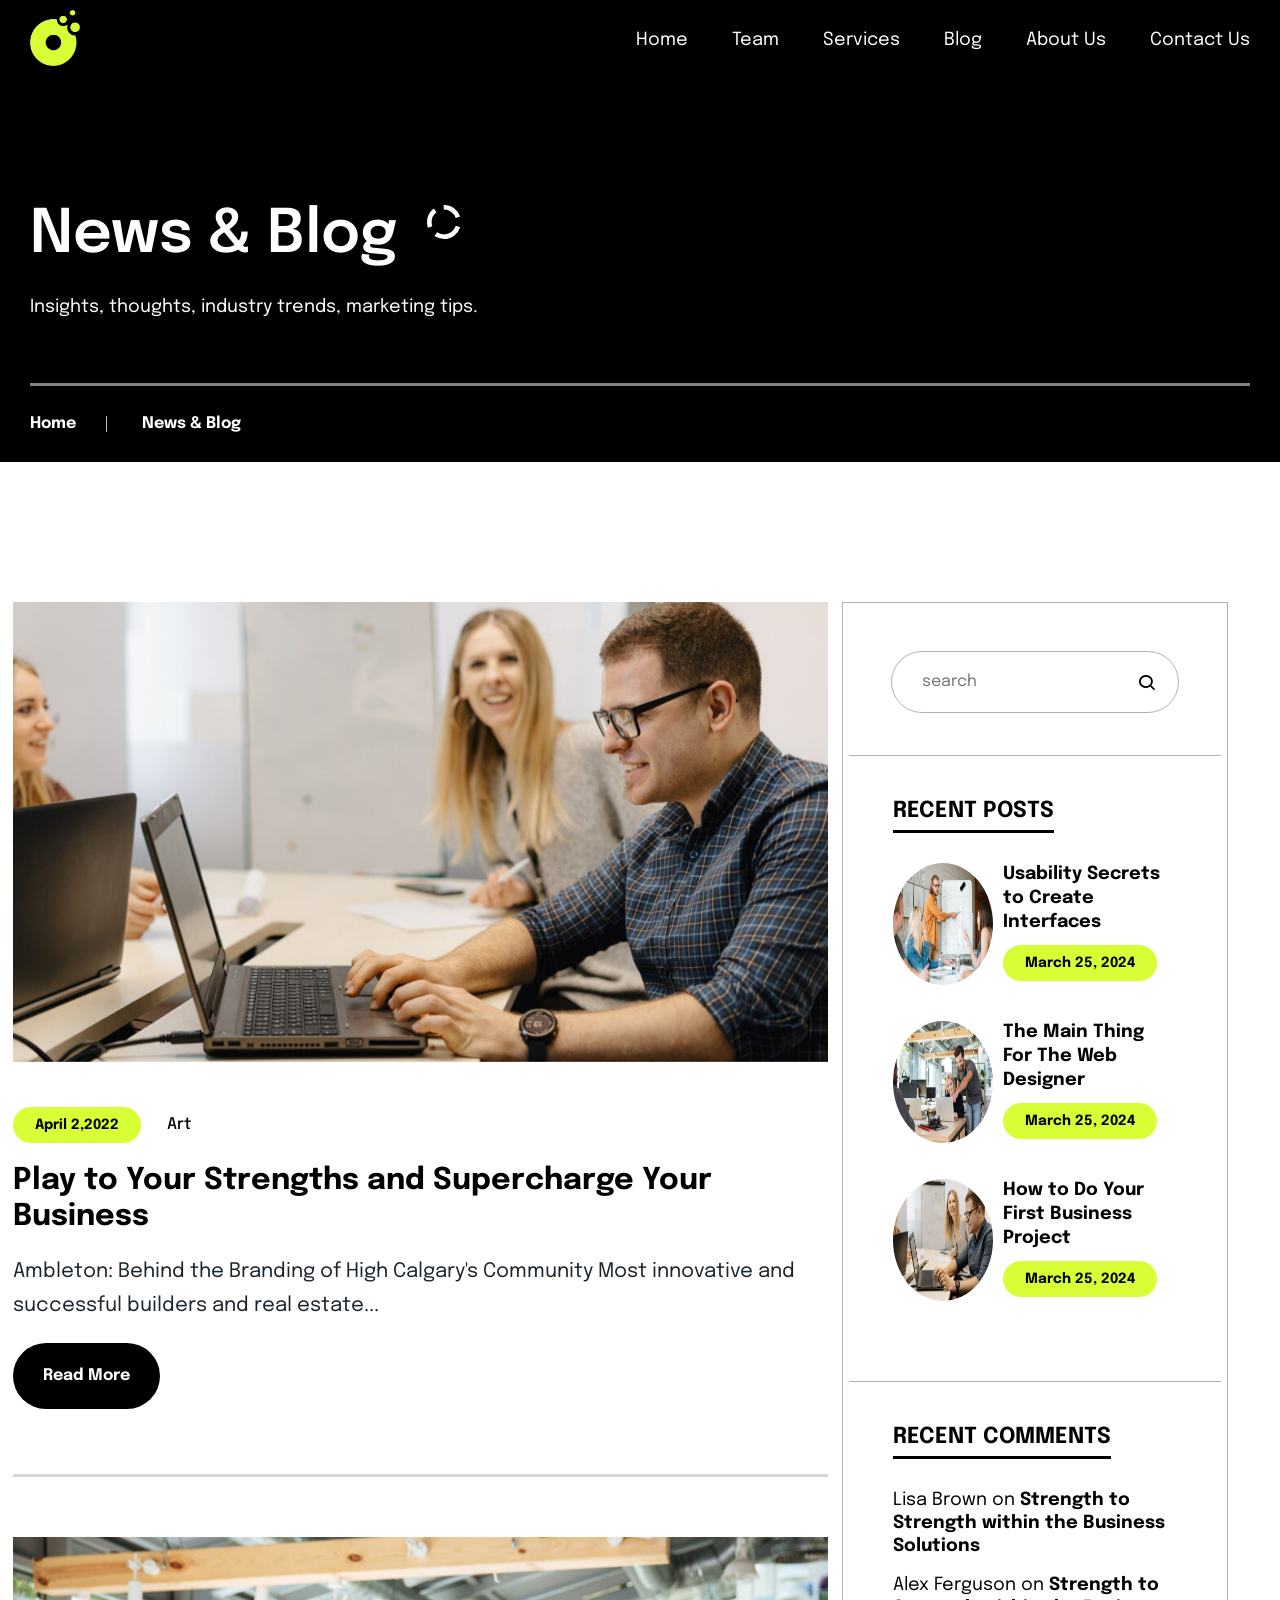
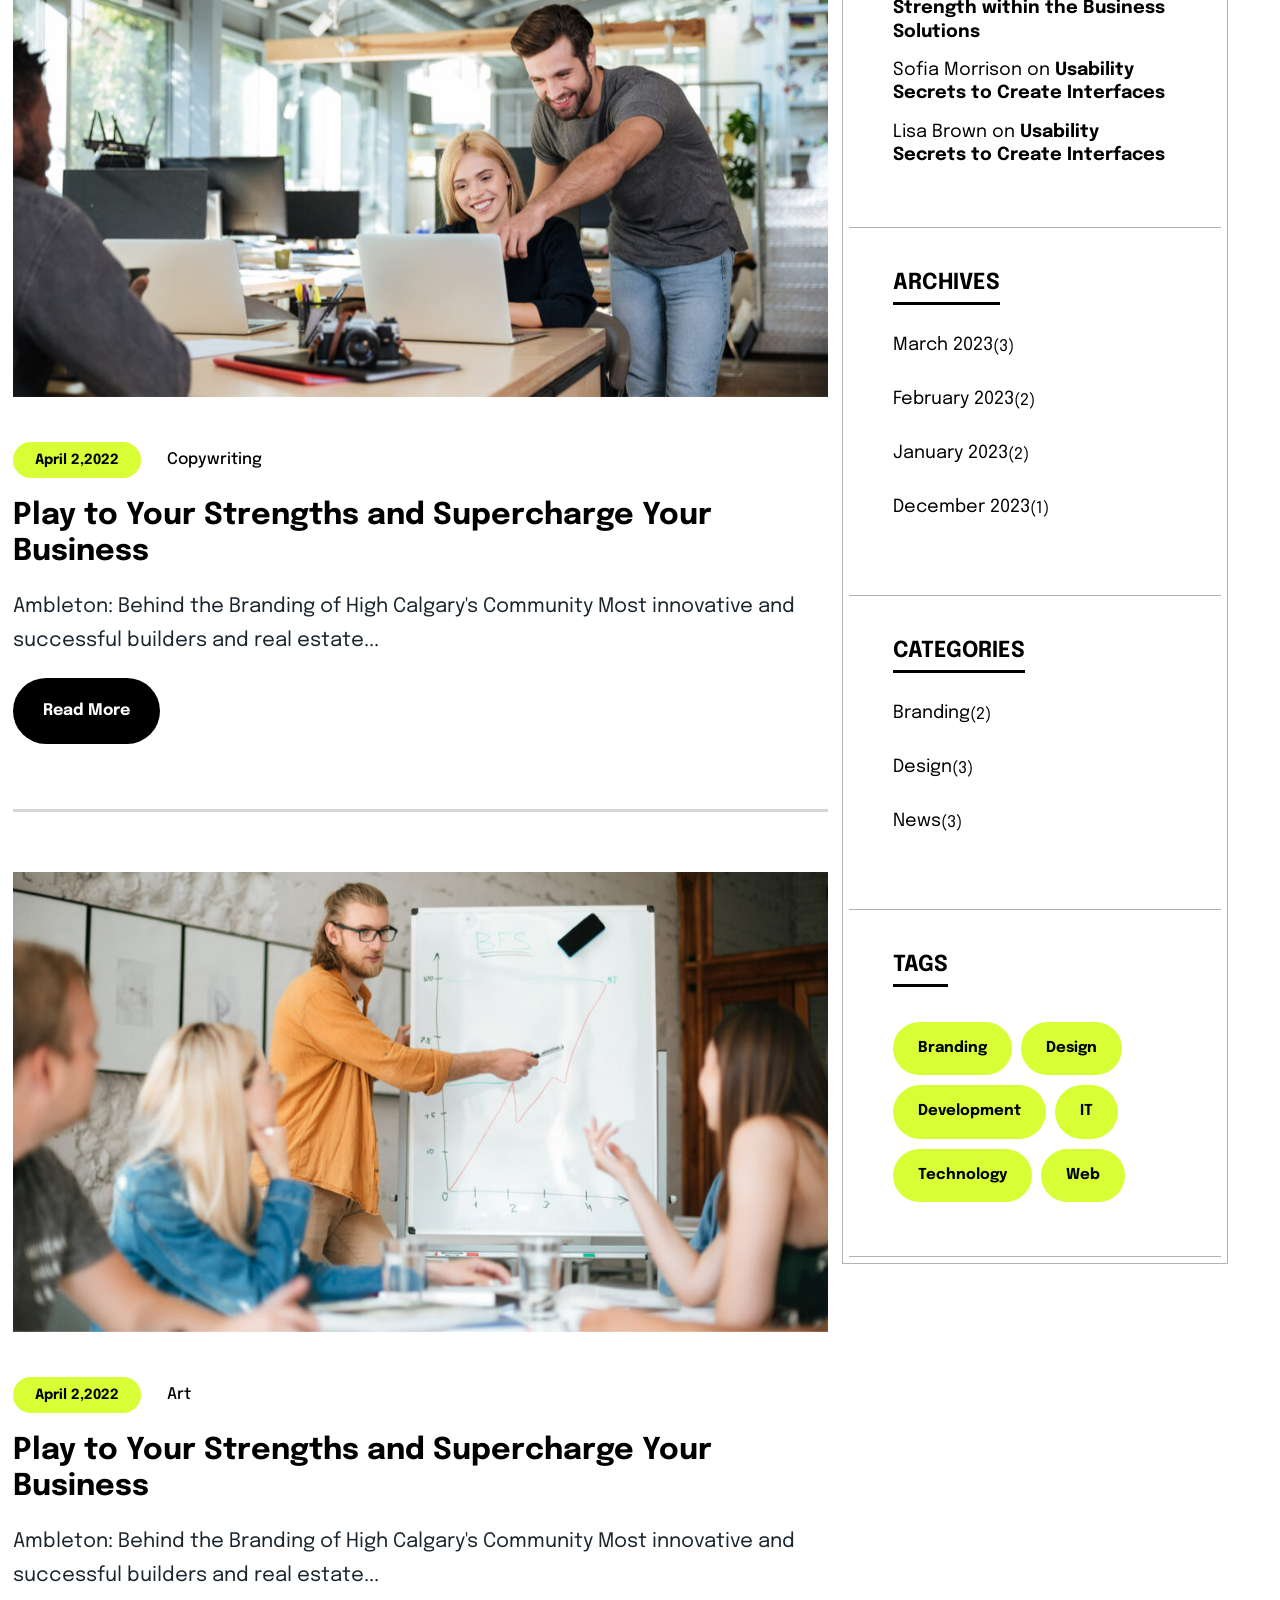
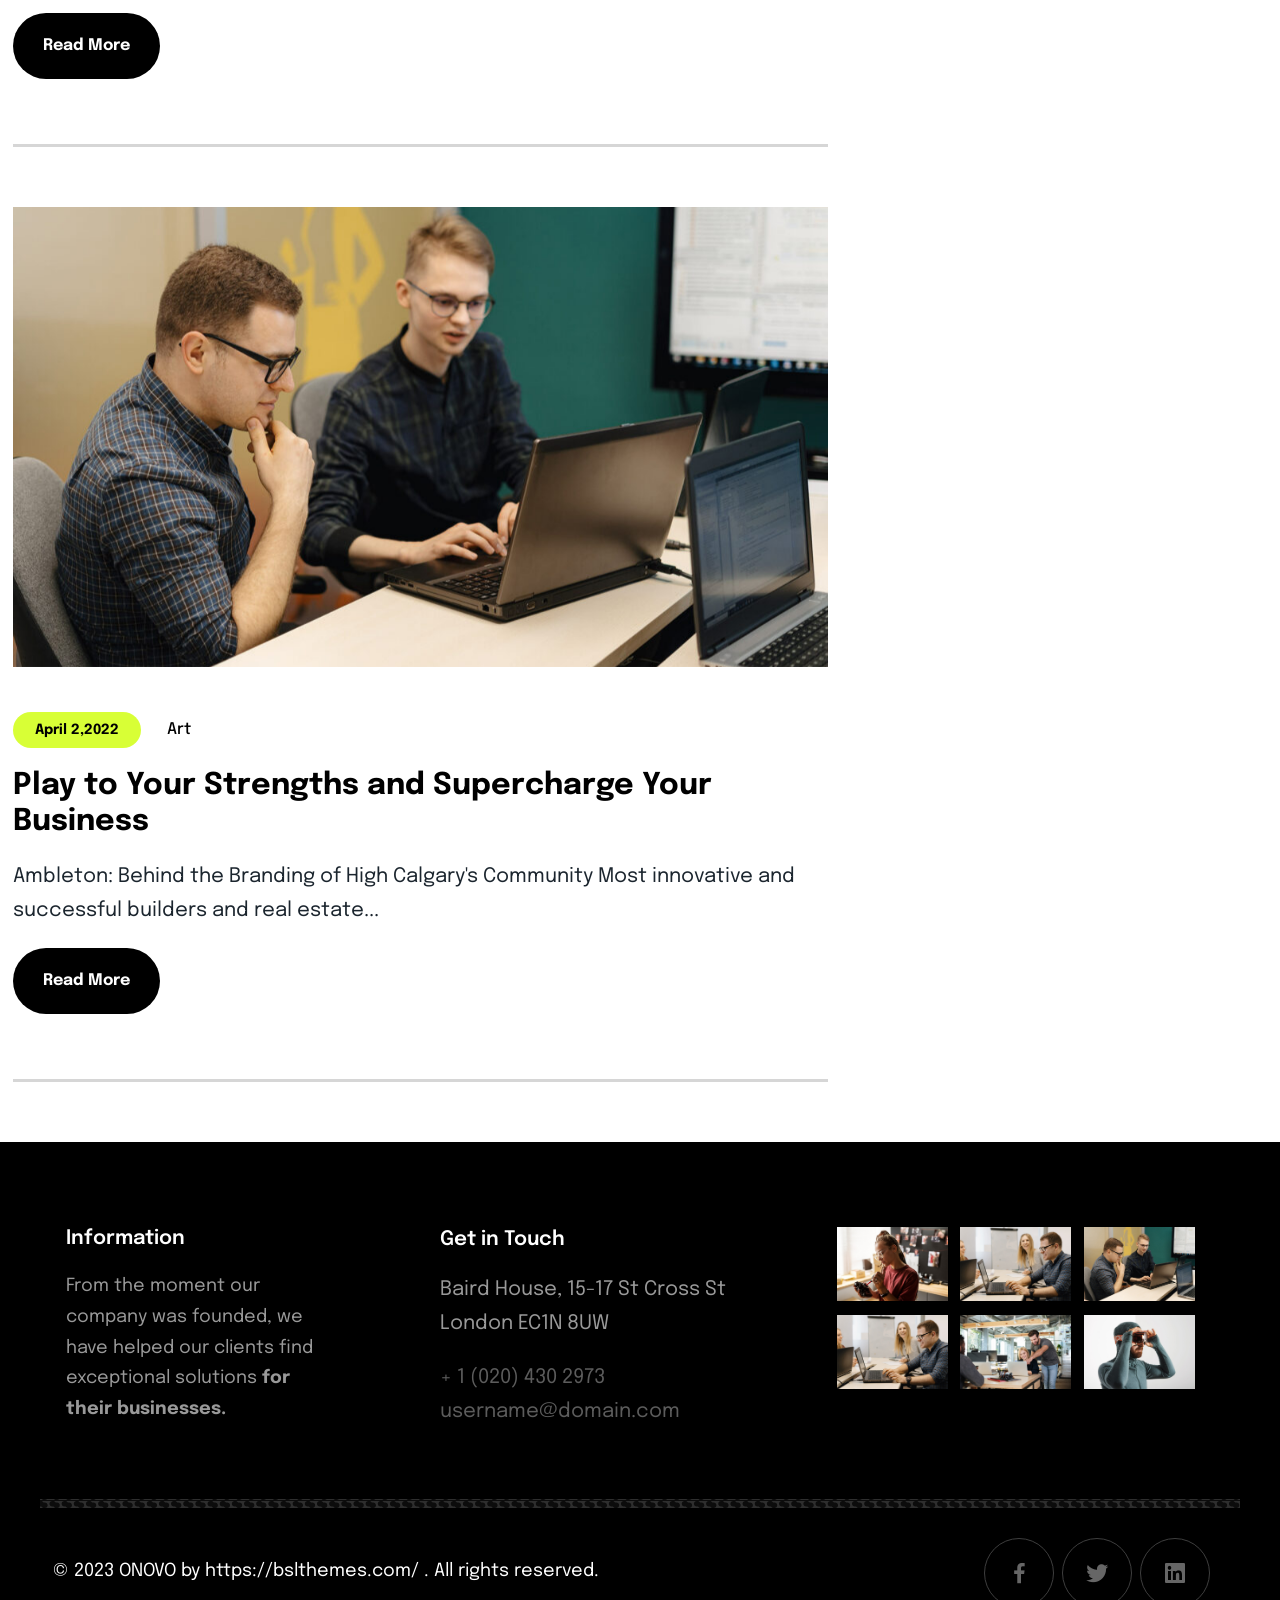
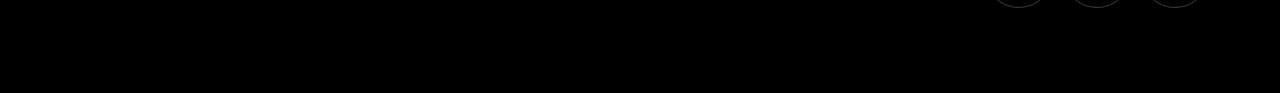
<file: pages/blog.html>
<!DOCTYPE html>
<html lang="en">

<head>
    <meta charset="UTF-8">
    <meta name="viewport" content="width=device-width, initial-scale=1.0">
    <!-- epilouge font -->
    <link href="https://fonts.googleapis.com/css2?family=Epilogue:ital,wght@0,100..900;1,100..900&display=swap"
        rel="stylesheet">
        <link href='https://unpkg.com/boxicons@2.1.4/css/boxicons.min.css' rel='stylesheet'>
    <link rel="stylesheet" href="../style.css">
    <link rel="icon" href="./assets/images/title_icon.svg" type="image/svg">
   
    <title>Blog list</title>
</head>

<body>
    <!-- 1st slide start -->
    <nav>
        <a href='/'>
            <img src="./assets/images/logo-main.png" alt="logo-main" class="logo-main">
        </a>

        <input type="checkbox" id="menuToggle" class="menuToggle" />
        <label for="menuToggle" class="menuIcon">
            <i class='bx bx-menu'></i>
        </label>

        <div class="list">
            <ul>
                <li><a href='../index.html'>Home</a></li>
                <li><a href='./team.html'>Team</a></li>
                <li><a href='./services.html'>Services</a></li>
                <li><a href='./blog.html'>Blog</a></li>
                <li><a href='./about.html'>About Us</a></li>
                <li><a href='./contact.html'>Contact Us</a></li>
            </ul>
        </div>
    </nav>



    <!-- 1st slide end -->
    <section class="about-head">
        <div class="about-content">
            <div class="about-title">
                <span>News & Blog</span>
                <span class="small-circle-img">
                    <i class="circle-img"></i>
                </span>
            </div>
            <div class="about-subtitle">
                <span>Insights, thoughts, industry trends, marketing tips.</span>
            </div>

            <div class="about-title-bottom">
                <ul>
                    <li>
                        <a href='/'>Home</a>
                    </li>
                    <li class="ab1">
                        News & Blog
                    </li>
                </ul>
            </div>
        </div>
    </section>
    <!-- 1st slide end -->

    <!-- 2nd slide start -->

    <div class="blog-content">
        <div class="business">
            <div class="business-left">
                <div class="business-item">
                    <div class="business-item-img">
                        <img src="./assets/images/post4-1000x667.jpg" alt="image">
                        <div class="april1">
                            <div class="date1">
                                <p class="month">April 2,2022</p>
                            </div>
                            Art
                            <h5>
                                <a href="https://onovo-react.netlify.app/">
                                    <span>Play to Your Strengths and Supercharge Your Business</span>
                                </a>
                            </h5>
                            <p>Ambleton: Behind the Branding of High Calgary's Community Most innovative and successful
                                builders and real estate...</p>
                        </div>

                        <button class="Read-more">Read More</button>
                    </div>
                </div>
                <!-- 1 end -->
                <div class="business-item">
                    <div class="business-item-img">
                        <img src="./assets/images/post1-1024x683.jpg" alt="image">
                        <div class="april1">
                            <div class="date1">
                                <p class="month">April 2,2022</p>
                            </div>
                            Copywriting
                            <h5>
                                <a href="https://onovo-react.netlify.app/">
                                    <span>Play to Your Strengths and Supercharge Your Business</span>
                                </a>
                            </h5>
                            <p>Ambleton: Behind the Branding of High Calgary's Community Most innovative and successful
                                builders and real estate...</p>
                        </div>

                        <button class="Read-more">Read More</button>
                    </div>
                </div>
                <!-- 2 end -->

                <div class="business-item">
                    <div class="business-item-img">
                        <img src="./assets/images/posts3-1000x667.jpg.jpg" alt="image">
                        <div class="april1">
                            <div class="date1">
                                <p class="month">April 2,2022</p>
                            </div>
                            Art
                            <h5>
                                <a href="https://onovo-react.netlify.app/">
                                    <span>Play to Your Strengths and Supercharge Your Business</span>
                                </a>
                            </h5>
                            <p>Ambleton: Behind the Branding of High Calgary's Community Most innovative and successful
                                builders and real estate...</p>
                        </div>

                        <button class="Read-more">Read More</button>
                    </div>
                </div>
                <!-- 3rd end -->

                <div class="business-item">
                    <div class="business-item-img">
                        <img src="./assets/images/post3-1024x683.jpg" alt="image">
                        <div class="april1">
                            <div class="date1">
                                <p class="month">April 2,2022</p>
                            </div>
                            Art
                            <h5>
                                <a href="https://onovo-react.netlify.app/">
                                    <span>Play to Your Strengths and Supercharge Your Business</span>
                                </a>
                            </h5>
                            <p>Ambleton: Behind the Branding of High Calgary's Community Most innovative and successful
                                builders and real estate...</p>
                        </div>

                        <button class="Read-more">Read More</button>
                    </div>
                </div>
                <!-- 4th end -->
            </div>

            <div class="business-right">
                <div class="right-content">
                    <div class="Search">
                        <form class="search-btn">

                            <input type="search" placeholder="search" name="search">
                            <i class='bx bx-search'></i>

                        </form>

                    </div>
                    <div class="right-bottom">
                        <h2>Recent posts</h2>
                        <ul>
                            <li>

                                <img src="./assets/images/posts3-1000x667.jpg.jpg" alt="image">
                                <div class="usable">
                                    <h4><a href="https://onovo-react.netlify.app/blog-2">
                                            Usability Secrets to Create Interfaces</a>
                                    </h4>
                                    <span>March 25, 2024</span>
                                </div>
                            </li>

                            <li>
                                <img src="./assets/images/post1-1024x683.jpg.jpg" alt="image">
                                <div class="usable">
                                    <h4><a href="https://onovo-react.netlify.app/blog-2">The Main Thing For The Web
                                            Designer</a></h4>
                                    <span>March 25, 2024</span>
                                </div>
                            </li>

                            <li>
                                <img src="./assets/images/post4-1000x667.jpg.jpg" alt="image">
                                <div class="usable">
                                    <h4><a href="https://onovo-react.netlify.app/blog-2">
                                            How to Do Your First Business Project</a>
                                    </h4>
                                    <span>March 25, 2024</span>
                                </div>
                            </li>

                        </ul>
                    </div>
                    <div class="right-bottom">
                        <h2>Recent Comments</h2>
                        <ol>
                            <li> Lisa Brown on
                                <a href="https://onovo-react.netlify.app/blog-2">
                                    Strength to Strength within the Business Solutions</a>
                            </li>
                            <li>Alex Ferguson on
                                <a href="https://onovo-react.netlify.app/blog-2">
                                    Strength to Strength within the Business Solutions</a>
                            </li>
                            <li>Sofia Morrison on
                                <a href="https://onovo-react.netlify.app/blog-2">
                                    Usability Secrets to Create Interfaces</a>
                            </li>
                            <li>Lisa Brown on
                                <a href="https://onovo-react.netlify.app/blog-2">
                                    Usability Secrets to Create Interfaces</a>
                            </li>
                        </ol>
                    </div>
                    <div class="right-bottom">
                        <h2>Archives</h2>
                        <ul id="jan">
                            <li><a href="#">March 2023</a>(3)</li>
                            <li><a href="#">February 2023</a>(2)</li>
                            <li><a href="#">January 2023</a>(2)</li>
                            <li><a href="#">December 2023</a>(1)</li>

                        </ul>
                    </div>

                    <div class="right-bottom">
                        <h2>Categories</h2>
                        <ul id="jan">
                            <li><a href="#">Branding</a>(2)</li>
                            <li><a href="#">Design</a>(3)</li>
                            <li><a href="#">News</a>(3)</li>

                        </ul>
                    </div>

                    <div class="right-bottom">
                        <h2>TAGS</h2>
                        <p class="tags">
                            <a href="#">branding</a>
                            <a href="#">design</a>
                            <a href="#">development</a>
                            <a href="#">IT</a>
                            <a href="#">technology</a>
                            <a href="#">web</a>
                        </p>
                    </div>
                </div>
            </div>



        </div>

    </div>

    <footer>
        <div class="all-footer">
            <div class="footer-content">
                <div class="footer-left">
                    <h5>Information</h5>
                    <p>From the moment our company was founded, we have helped
                        our clients find exceptional solutions
                        <strong>for their businesses.</strong>

                    </p>
                </div>
                <div class="footer-middle">
                    <h5>Get in Touch</h5>
                    <p>Baird House, 15-17 St Cross St
                        <br>
                        London EC1N 8UW
                    </p>
                    <p>
                        <a href="https://onovo-react.netlify.app/" target="_blank">
                            + 1 (020) 430 2973
                        </a>
                        <br>
                        <a href="mailto:username@domain.com" target="_blank">
                            username@domain.com
                        </a>
                    </p>
                </div>
                <div class="footer-right">
                    <div class="footer-img">
                        <div class="footer-img1">
                            <a href="./assets/images/post5-1024x683.jpg" target="_blank">
                                <img src="./assets/images/post5-1024x683.jpg" alt="image">
                            </a>
                        </div>
                        <!-- 1 end -->
                        <div class="footer-img1">
                            <a href="./assets/images/post4-1024x683.jpg" target="_blank">
                                <img src="./assets/images/post4-1024x683.jpg" alt="image">
                            </a>
                        </div>
                        <!-- 2 end -->

                        <div class="footer-img1">
                            <a href="./assets/images/post3-1024x683.jpg" target="_blank">
                                <img src="./assets/images/post3-1024x683.jpg" alt="image">
                            </a>
                        </div>

                        <!-- 3rd end -->
                        <div class="footer-img1">
                            <a href="./assets/images/post4-1024x683.jpg" target="_blank">
                                <img src="./assets/images/post4-1024x683.jpg" alt="image">
                            </a>
                        </div>

                        <!-- 4th end -->
                        <div class="footer-img1">
                            <a href="./assets/images/post1-1024x683.jpg" target="_blank">
                                <img src="./assets/images/post1-1024x683.jpg" alt="image">
                            </a>
                        </div>

                        <!-- 5th end -->
                        <div class="footer-img1">
                            <a href="./assets/images/post6-1024x683.jpg" target="_blank">
                                <img src="./assets/images/post6-1024x683.jpg" alt="image">
                            </a>
                        </div>
                        <!-- 6th end -->
                    </div>
                </div>
            </div>

            <div class="lines">
            </div>
            <div class="footer-bottom">
                <p>© 2023 ONOVO by
                    <a href="https://bslthemes.com/" target="_blank">
                        https://bslthemes.com/
                    </a>
                    . All rights reserved.
                </p>
                <div class="footer-icon">
                    <div class="social-footer">
                        <ul>
                            <li>
                                <a href="https://www.facebook.com/" target="_blank">
                                    <i class='bx bxl-facebook'></i>
                                </a>
                            </li>
                            <li>
                                <a href="https://x.com/" target="_blank">
                                    <i class='bx bxl-twitter'></i>
                                </a>
                            </li>

                            <li>
                                <a href="https://www.linkedin.com/feed/" target="_blank">
                                    <i class='bx bxl-linkedin-square'></i>
                                </a>
                            </li>
                        </ul>
                    </div>
                </div>
            </div>
        </div>
    </footer>
</body>

</html>
</file>
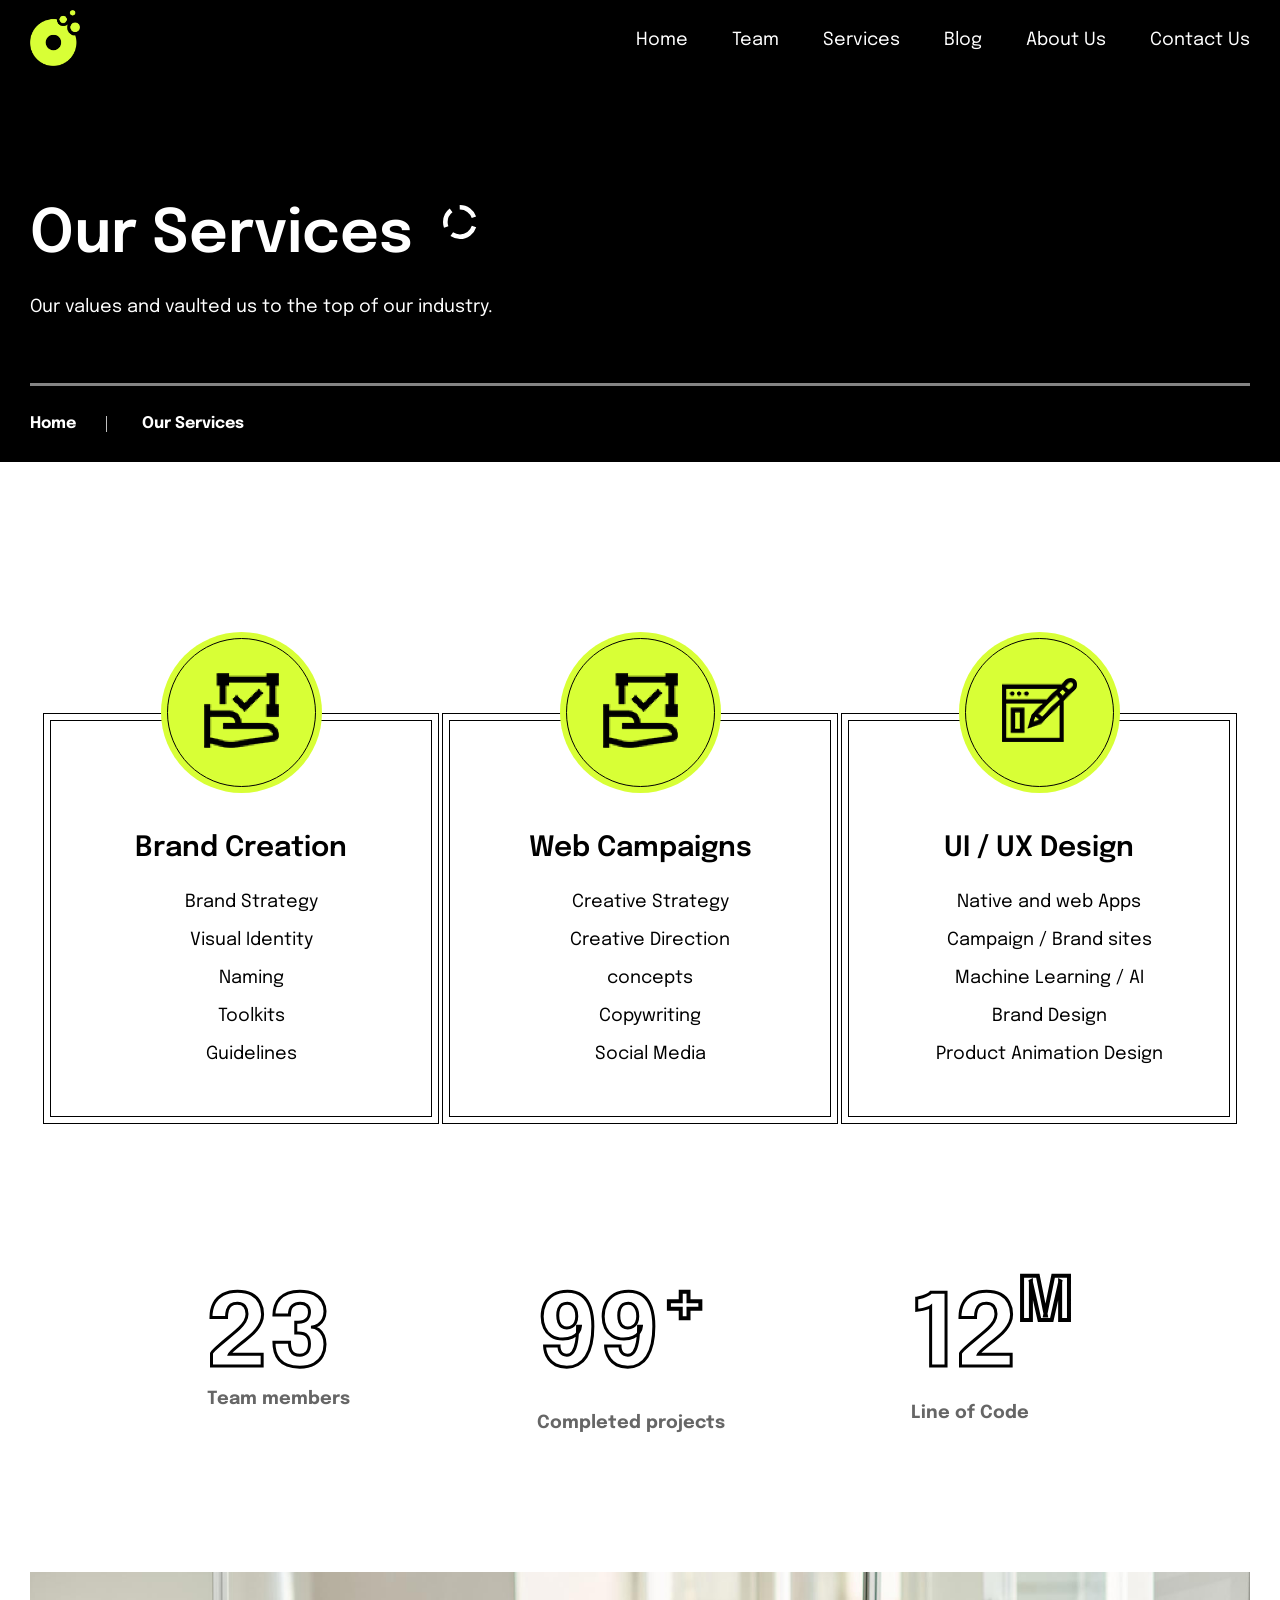
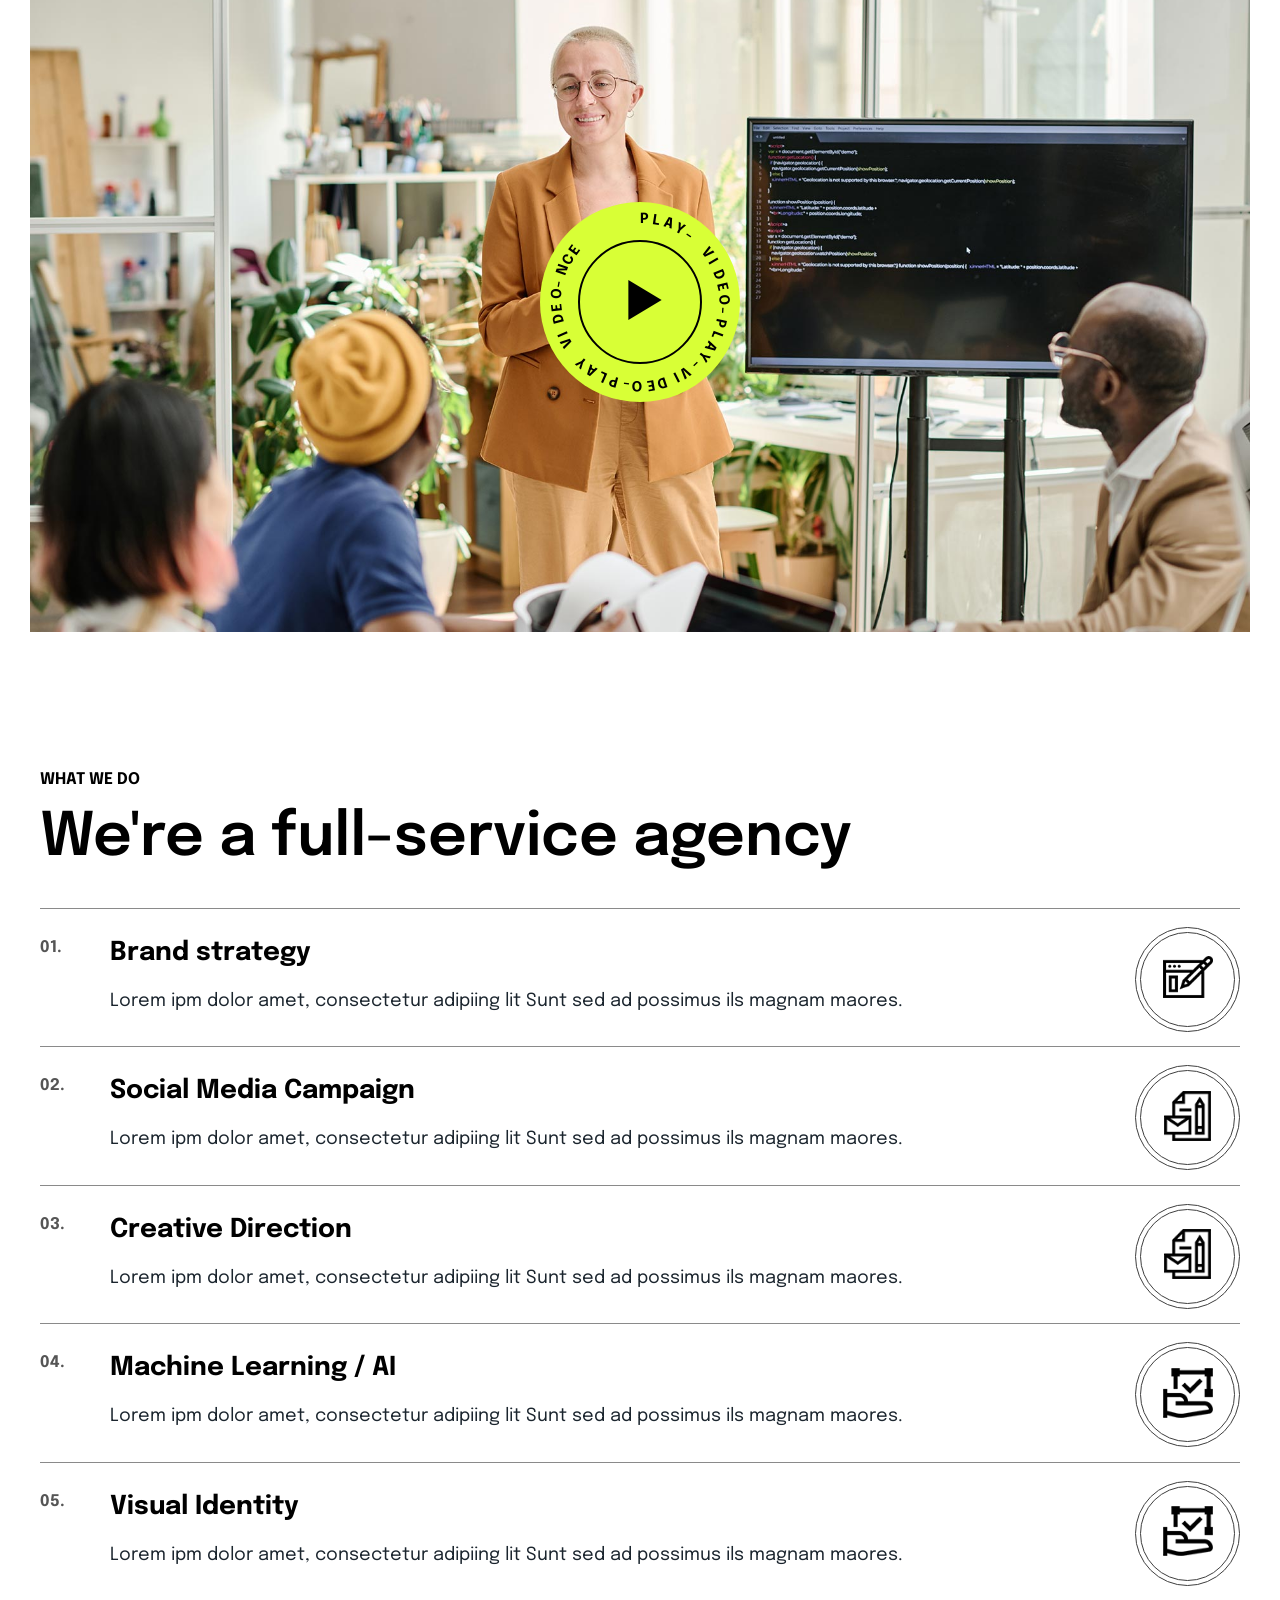
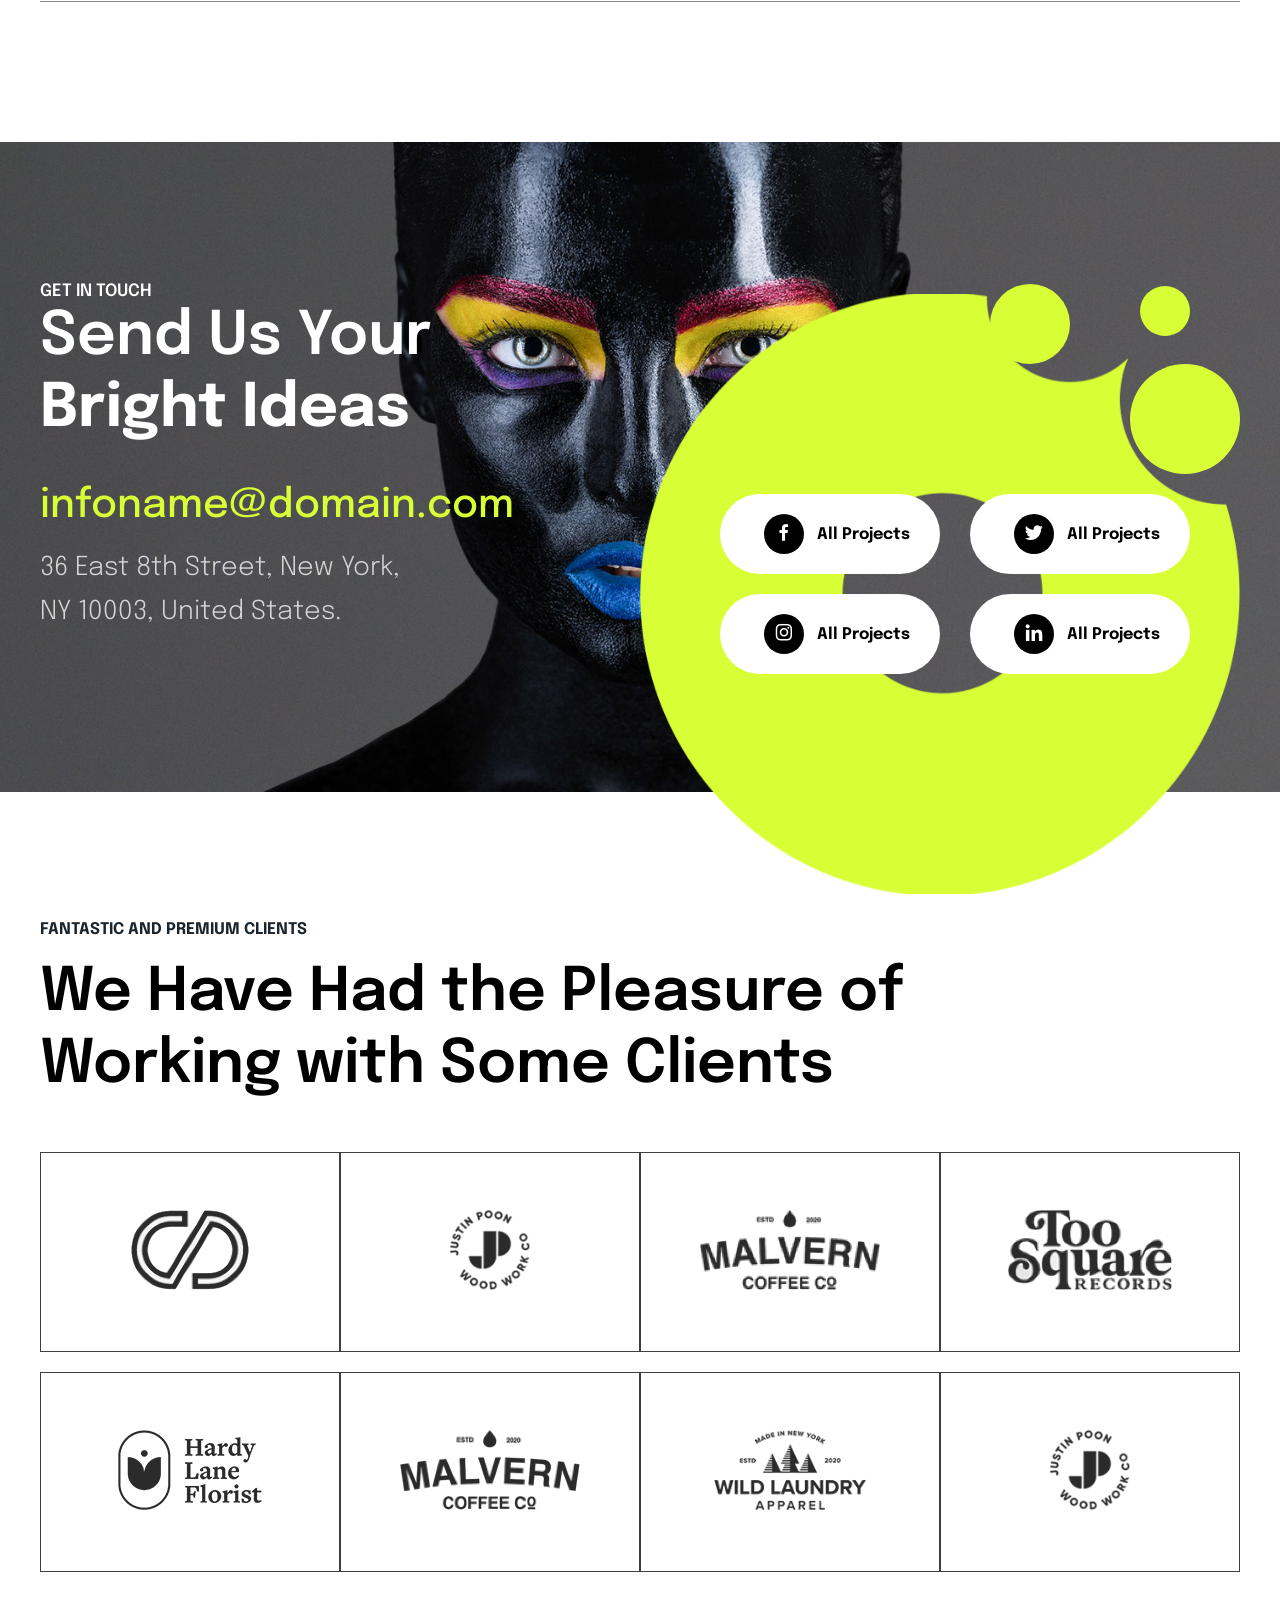
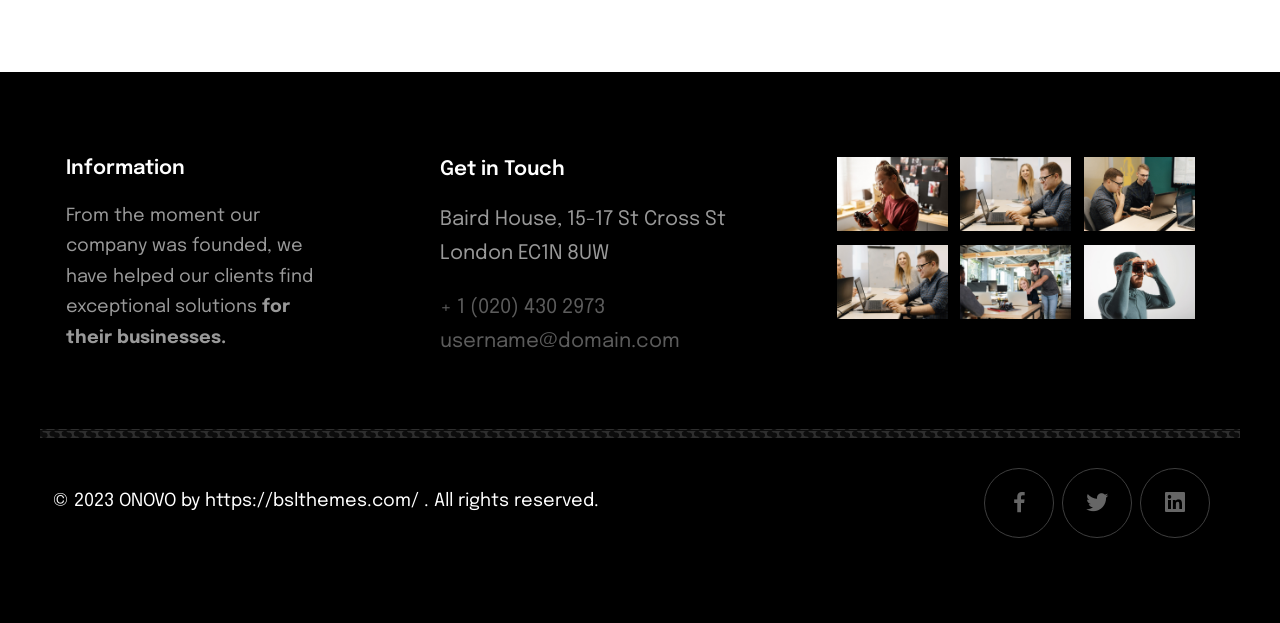
<file: pages/services.html>
<!DOCTYPE html>
<html lang="en">

<head>
    <meta charset="UTF-8">
    <meta name="viewport" content="width=device-width, initial-scale=1.0">
    <!-- epilouge font -->
    <link href="https://fonts.googleapis.com/css2?family=Epilogue:ital,wght@0,100..900;1,100..900&display=swap"
        rel="stylesheet">
        <link href='https://unpkg.com/boxicons@2.1.4/css/boxicons.min.css' rel='stylesheet'>
    <link rel="stylesheet" href="../style.css">
    <link rel="icon" href="./assets/images/title_icon.svg" type="image/svg">

    <title>services</title>
</head>

<body>
    <!-- 1st slide start -->
    <nav>
        <a href='/'>
            <img src="./assets/images/logo-main.png" alt="logo-main" class="logo-main">
        </a>

        <input type="checkbox" id="menuToggle" class="menuToggle" />
        <label for="menuToggle" class="menuIcon">
            <i class='bx bx-menu'></i>
        </label>

        <div class="list">
            <ul>
                <li><a href='../index.html'>Home</a></li>
                <li><a href='./team.html'>Team</a></li>
                <li><a href='./services.html'>Services</a></li>
                <li><a href='./blog.html'>Blog</a></li>
                <li><a href='./about.html'>About Us</a></li>
                <li><a href='./contact.html'>Contact Us</a></li>
            </ul>
        </div>
    </nav>


    <!-- 1st slide end -->
    <section class="about-head">
        <div class="about-content">
            <div class="about-title">
                <span> Our Services</span>
                <span class="small-circle-img">
                    <i class="circle-img"></i>
                </span>
            </div>
            <div class="about-subtitle">
                <span>Our values and vaulted us to the top of our industry.</span>
            </div>

            <div class="about-title-bottom">
                <ul>
                    <li>
                        <a href='/'>Home</a>
                    </li>
                    <li class="ab1">
                        Our Services
                    </li>
                </ul>
            </div>
        </div>
    </section>
    <!-- 1st slide end -->

    <!-- 2nd slide start -->

    <div class="brand-creation">
        <div class="brand-creation-content">
            <div class="creation-card1">
                <div class="creation-card1-item">
                    <div class="service-item-logo">
                        <a href='/services'>
                            <img src="./assets/images/serv-icon4.png" alt="icon">
                        </a>
                    </div>

                    <div class="creation-card1-item1">
                        <h5>
                            <a href='/services'>
                                Brand Creation
                            </a>
                        </h5>
                        <div class="creation-list">
                            <ul>
                                <li>
                                    <i class='bx bx-chevron-right'></i>
                                    <p>Brand Strategy</p>
                                </li>
                                <li><i class='bx bx-chevron-right'></i>
                                    <p>Visual Identity</p>
                                </li>
                                <li><i class='bx bx-chevron-right'></i>
                                    <p>Naming</p>
                                </li>
                                <li><i class='bx bx-chevron-right'></i>
                                    <p>Toolkits</p>
                                </li>
                                <li><i class='bx bx-chevron-right'></i>
                                    <p>Guidelines</p>
                                </li>
                            </ul>
                        </div>
                    </div>
                </div>
            </div>
            <!-- 1 end -->
            <div class="creation-card1">
                <div class="creation-card1-item">
                    <div class="service-item-logo">
                        <a href='/services'>
                            <img src="./assets/images/serv-icon3.png" alt="icon">
                        </a>
                    </div>

                    <div class="creation-card1-item1">
                        <h5>
                            <a href='/services'>
                                Web Campaigns
                            </a>
                        </h5>
                        <div class="creation-list">
                            <ul>
                                <li>
                                    <i class='bx bx-chevron-right'></i>
                                    <p>Creative Strategy</p>
                                </li>
                                <li><i class='bx bx-chevron-right'></i>
                                    <p>Creative Direction</p>
                                </li>
                                <li><i class='bx bx-chevron-right'></i>
                                    <p>concepts</p>
                                </li>
                                <li><i class='bx bx-chevron-right'></i>
                                    <p>Copywriting</p>
                                </li>
                                <li><i class='bx bx-chevron-right'></i>
                                    <p>Social Media</p>
                                </li>
                            </ul>
                        </div>
                    </div>
                </div>
            </div>
            <!-- 2 end -->
            <div class="creation-card1">
                <div class="creation-card1-item">
                    <div class="service-item-logo">
                        <a href='/services'>
                            <img src="./assets/images/serv-icon2.png" alt="icon">
                        </a>
                    </div>

                    <div class="creation-card1-item1">
                        <h5>
                            <a href='/services'>
                                UI / UX Design
                            </a>
                        </h5>
                        <div class="creation-list">
                            <ul>
                                <li>
                                    <i class='bx bx-chevron-right'></i>
                                    <p>Native and web Apps</p>
                                </li>
                                <li><i class='bx bx-chevron-right'></i>
                                    <p>Campaign / Brand sites </p>
                                </li>
                                <li><i class='bx bx-chevron-right'></i>
                                    <p>Machine Learning / AI</p>
                                </li>
                                <li><i class='bx bx-chevron-right'></i>
                                    <p>Brand Design </p>
                                </li>
                                <li><i class='bx bx-chevron-right'></i>
                                    <p>Product Animation Design</p>
                                </li>
                            </ul>
                        </div>
                    </div>
                </div>
            </div>
        </div>
    </div>
    <!-- 2nd slide end -->
    <!-- 3rd slide start -->
    <div class="count">
        <div>
            <h2 class="count-num two">23</h2>
            <p class="team">Team members</p>
        </div>

        <div>
            <div class="num-after">
                <h2 class="count-num">99</h2>
                <p class="num-pluse">+</p>
            </div>

            <p class="team">Completed projects</p>
        </div>

        <div>
            <div class="num-after">
                <h2 class="count-num">12</h2>
                <p class="m1">M</p>
            </div>
            <p class="team">Line of Code </p>
        </div>
    </div>
    <!-- 3rd  slide end -->

    <!-- 4th slide start -->
    <div class="pura">
        <div class="full-img">
            <div class="up-circle">
                <div class="circle-motion1">
                    <span style="transform: rotate(0deg);">P</span>
                    <span style="transform: rotate(8.5deg);">L</span>
                    <span style="transform: rotate(17deg);">A</span>
                    <span style="transform: rotate(25.5deg);">Y</span>
                    <span style="transform: rotate(34deg);">-</span>
                    <span style="transform: rotate(42.5deg);"></span>
                    <span style="transform: rotate(51deg);">V</span>
                    <span style="transform: rotate(59.5deg);">I</span>
                    <span style="transform: rotate(68deg);">D</span>
                    <span style="transform: rotate(76.5deg);">E</span>
                    <span style="transform: rotate(85deg);">O</span>
                    <span style="transform: rotate(93.5deg);">-</span>
                    <span style="transform: rotate(102deg);">P</span>
                    <span style="transform: rotate(110.5deg);">L</span>
                    <span style="transform: rotate(119deg);">A</span>
                    <span style="transform: rotate(127.5deg);">Y</span>
                    <span style="transform: rotate(136deg);">-</span>
                    <span style="transform: rotate(144.5deg);">V</span>
                    <span style="transform: rotate(153deg);">I</span>
                    <span style="transform: rotate(161.5deg);">D</span>
                    <span style="transform: rotate(170deg);">E</span>
                    <span style="transform: rotate(178.5deg);">O</span>
                    <span style="transform: rotate(187deg);">-</span>
                    <span style="transform: rotate(195.5deg);">P</span>
                    <span style="transform: rotate(204deg);">L</span>
                    <span style="transform: rotate(212.5deg);">A</span>
                    <span style="transform: rotate(221deg);">Y</span>
                    <span style="transform: rotate(229.5deg);"></span>
                    <span style="transform: rotate(238deg);">V</span>
                    <span style="transform: rotate(246.5deg);">I</span>
                    <span style="transform: rotate(255deg);">D</span>
                    <span style="transform: rotate(263.5deg);">E</span>
                    <span style="transform: rotate(272deg);">O</span>
                    <span style="transform: rotate(280.5deg);">-</span>
                    <span style="transform: rotate(289deg);">N</span>
                    <span style="transform: rotate(297.5deg);">C</span>
                    <span style="transform: rotate(306deg);">E</span>

                </div>
                <div class="play"><i class='bx bx-play'></i></div>

            </div>
        </div>

    </div>
    <!-- 4Th slide end -->

    <!-- 5th slide start -->
    <div class="service-agency">
        <div class="service-heading">
            <p>What we do</p>
            <h2>We're a full-service agency</h2>
        </div>
        <div class="service-item-lists">
            <div class="service-item1">
                <div class="service-item-img1">
                    <a href='/services'>
                        <img src="./assets/images/serv-icon6.png" alt="icon">
                    </a>
                </div>
                <div class="item-num">
                    <span>
                        01.
                    </span>
                </div>
                <h5>
                    <a href='/services'>
                        <span>Brand strategy </span>
                    </a>
                </h5>

                <p>Lorem ipm dolor amet, consectetur adipiing lit
                    Sunt sed ad possimus ils magnam maores.</p>


            </div>
        </div>
        <!-- 1 end -->
        <div class="service-item-lists">
            <div class="service-item1">
                <div class="service-item-img1">
                    <a href='/services'>
                        <img src="./assets/images/serv-icon1.png" alt="icon">
                    </a>
                </div>
                <div class="item-num">
                    <span>
                        02.
                    </span>
                </div>
                <h5>
                    <a href='/services'>
                        <span>Social Media Campaign</span>
                    </a>
                </h5>

                <p>Lorem ipm dolor amet, consectetur adipiing lit
                    Sunt sed ad possimus ils magnam maores.</p>


            </div>
        </div>
        <!-- 2 end -->
        <div class="service-item-lists">
            <div class="service-item1">
                <div class="service-item-img1">
                    <a href='/services'>
                        <img src="./assets/images/serv-icon5.png" alt="icon">
                    </a>
                </div>
                <div class="item-num">
                    <span>
                        03.
                    </span>
                </div>
                <h5>
                    <a href='/services'>
                        <span>Creative Direction</span>
                    </a>
                </h5>

                <p>Lorem ipm dolor amet, consectetur adipiing lit
                    Sunt sed ad possimus ils magnam maores.</p>


            </div>
        </div>
        <!-- 3rd end -->
        <div class="service-item-lists">
            <div class="service-item1">
                <div class="service-item-img1">
                    <a href='/services'>
                        <img src="./assets/images/serv-icon3.png" alt="icon">
                    </a>
                </div>
                <div class="item-num">
                    <span>
                        04.
                    </span>
                </div>
                <h5>
                    <a href='/services'>
                        <span>Machine Learning / AI</span>
                    </a>
                </h5>

                <p>Lorem ipm dolor amet, consectetur adipiing lit
                    Sunt sed ad possimus ils magnam maores.</p>


            </div>
        </div>
        <!-- 4th end -->
        <div class="service-item-lists">
            <div class="service-item1">
                <div class="service-item-img1">
                    <a href='/services'>
                        <img src="./assets/images/serv-icon4.png" alt="icon">
                    </a>
                </div>
                <div class="item-num">
                    <span>
                        05.
                    </span>
                </div>
                <h5>
                    <a href='/services'>
                        <span>Visual Identity</span>
                    </a>
                </h5>

                <p>Lorem ipm dolor amet, consectetur adipiing lit
                    Sunt sed ad possimus ils magnam maores.</p>


            </div>
        </div>
        <!-- 5th end -->
    </div>
    </div>

    <!-- 5th slide end -->

    <!-- 6th slide start -->
    <div class="black">
        <div class="black-img">
            <div class="line-btns">
                <a href='/' target='_blank'>
                    <button class="btn4">

                        <div class="more4">
                            <div class="pluse4">
                                <a href="https://www.facebook.com/"><i class='bx bxl-facebook'></i></a>
                            </div>
                        </div>
                        All Projects
                    </button>
                </a>

                <a href='/' target='_blank'>
                    <button class="btn4">

                        <div class="more4">
                            <div class="pluse4">
                                <a href="https://www.facebook.com/"><i class='bx bxl-facebook'></i></a>
                            </div>
                        </div>
                        All Projects
                    </button>
                </a>


                <a href='/' target='_blank'>
                    <button class="btn4">

                        <div class="more4">
                            <div class="pluse4">
                                <a href="https://www.facebook.com/"><i class='bx bxl-facebook'></i></a>
                            </div>
                        </div>
                        All Projects
                    </button>
                </a>


                <a href='/' target='_blank'>
                    <button class="btn4">

                        <div class="more4">
                            <div class="pluse4">
                                <a href="https://www.facebook.com/"><i class='bx bxl-facebook'></i></a>
                            </div>
                        </div>
                        All Projects
                    </button>
                </a>
            </div>
            <div class="black-content">
                <div class="content-left">
                    <p>get in touch</p>
                    <h2>Send Us Your
                        <br>
                        <strong>Bright Ideas</strong>
                    </h2>
                    <div class="email">
                        <a href="https://classroom.google.com/" target="_blank">
                            infoname@domain.com
                        </a>
                        <p>36 East 8th Street, New York,
                            <br>
                            NY 10003, United States.
                        </p>
                    </div>
                </div>

                <div class="content-right">
                    <div class="right-img">
                        <div class="sub-circle1"></div>
                        <div class="sub-circle2"></div>
                        <div class="sub-circle3"></div>

                        <div class="design1">
                            <div class="btn-effect1">

                                <a href='/' target='_blank'>
                                    <button class="btn5">
                                        <div class="more5">
                                            <div class="pluse5">
                                                <a href="https://www.facebook.com/"><i class='bx bxl-facebook'></i></a>
                                            </div>
                                        </div>
                                        All Projects
                                    </button>
                                </a>
                                <a href='/' target='_blank'>
                                    <button class="btn4">

                                        <div class="more4">
                                            <div class="pluse4">
                                                <a href="https://www.facebook.com/"><i class='bx bxl-facebook'></i></a>
                                            </div>
                                        </div>
                                        All Projects
                                    </button>
                                </a>
                            </div>

                            <div class="btn-effect1">

                                <a href='/' target='_blank'>
                                    <button class="btn5">
                                        <div class="more5">
                                            <div class="pluse5">
                                                <a href="https://www.instagram.com/">
                                                    <i class='bx bxl-instagram'></i>
                                                </a>
                                            </div>
                                        </div>
                                        All Projects
                                    </button>
                                </a>
                                <a href='/' target='_blank'>
                                    <button class="btn4">

                                        <div class="more4">
                                            <div class="pluse4">
                                                <a href="https://www.instagram.com/">
                                                    <i class='bx bxl-instagram'></i>
                                                </a>

                                            </div>
                                        </div>
                                        All Projects
                                    </button>
                                </a>
                            </div>
                        </div>

                        <div class="design1">
                            <div class="btn-effect1">

                                <a href='/' target='_blank'>
                                    <button class="btn5">
                                        <div class="more5">
                                            <div class="pluse5">
                                                <a href="https://x.com/">
                                                    <i class='bx bxl-twitter'></i>
                                                </a>
                                            </div>
                                        </div>
                                        All Projects
                                    </button>
                                </a>
                                <a href='/' target='_blank'>
                                    <button class="btn4">

                                        <div class="more4">
                                            <div class="pluse4">
                                                <a href="https://x.com/">
                                                    <i class='bx bxl-twitter'></i>
                                                </a>
                                            </div>
                                        </div>
                                        All Projects
                                    </button>
                                </a>
                            </div>

                            <div class="btn-effect1">

                                <a href='/' target='_blank'>
                                    <button class="btn5">
                                        <div class="more5">
                                            <div class="pluse5">
                                                <a href="https://www.linkedin.com/feed/">
                                                    <i class='bx bxl-linkedin'></i>
                                                </a>

                                            </div>
                                        </div>
                                        All Projects
                                    </button>
                                </a>
                                <a href='/' target='_blank'>
                                    <button class="btn4">

                                        <div class="more4">
                                            <div class="pluse4">
                                                <a href="https://www.linkedin.com/feed/">
                                                    <i class='bx bxl-linkedin'></i>
                                                </a>
                                            </div>
                                        </div>
                                        All Projects
                                    </button>
                                </a>
                            </div>
                        </div>



                    </div>

                </div>

            </div>

        </div>

    </div>

    <!-- 6th slide end -->

    <!-- 7th  slide start -->
    <div class="clients1">
        <div class="clients-title">
            <p>Fantastic and Premium Clients</p>
            <h2>
                We Have Had the Pleasure of
                <br>
                Working with Some Clients
            </h2>
        </div>

        <div class="clients-cards">
            <div class="clients-cards1">
                <a href="https://www.google.com/" target="_blank">
                    <img src="./assets/images/brand1.png" alt="logo1">
                    <div class="yellow-ani">
                        Visit Website
                    </div>
                </a>
            </div>

            <!-- 1 end -->

            <div class="clients-cards1">
                <a href="https://www.google.com/">
                    <img src="./assets/images/brand2.png" alt="logo2">
                    <div class="yellow-ani">
                        Visit Website
                    </div>
                </a>
            </div>
            <!-- 2 end -->
            <div class="clients-cards1">
                <a href="https://www.google.com/">
                    <img src="./assets/images/brand3.png" alt="logo3">
                    <div class="yellow-ani">
                        Visit Website
                    </div>
                </a>
            </div>
            <!-- 3 end -->
            <div class="clients-cards1">
                <a href="https://www.google.com/">
                    <img src="./assets/images/brand4.png" alt="logo4">
                    <div class="yellow-ani">
                        Visit Website
                    </div>
                </a>
            </div>
            <!--  4 end -->
            <div class="clients-cards1">
                <a href="https://www.google.com/">
                    <img src="./assets/images/brand5.png" alt="logo5">
                    <div class="yellow-ani">
                        Visit Website
                    </div>
                </a>
            </div>
            <!-- 5th end -->

            <div class="clients-cards1">
                <a href="https://www.google.com/">
                    <img src="./assets/images/brand6.png" alt="logo6">
                    <div class="yellow-ani">
                        Visit Website
                    </div>
                </a>
            </div>
            <!--6th end  -->

            <div class="clients-cards1">
                <a href="https://www.google.com/">
                    <img src="./assets/images/brand7.png" alt="logo7">
                    <div class="yellow-ani">
                        Visit Website
                    </div>
                </a>
            </div>
            <!-- 7th end -->

            <div class="clients-cards1">
                <a href="https://www.google.com/">
                    <img src="./assets/images/brand2.png" alt="logo8">
                    <div class="yellow-ani">
                        Visit Website
                    </div>
                </a>
            </div>
            <!-- 8th end -->
        </div>
    </div>
    <!-- 7th slide end -->


    <!-- footer start -->

    <footer>
        <div class="all-footer">
            <div class="footer-content">
                <div class="footer-left">
                    <h5>Information</h5>
                    <p>From the moment our company was founded, we have helped
                        our clients find exceptional solutions
                        <strong>for their businesses.</strong>

                    </p>
                </div>
                <div class="footer-middle">
                    <h5>Get in Touch</h5>
                    <p>Baird House, 15-17 St Cross St
                        <br>
                        London EC1N 8UW
                    </p>
                    <p>
                        <a href="https://onovo-react.netlify.app/" target="_blank">
                            + 1 (020) 430 2973
                        </a>
                        <br>
                        <a href="mailto:username@domain.com" target="_blank">
                            username@domain.com
                        </a>
                    </p>
                </div>
                <div class="footer-right">
                    <div class="footer-img">
                        <div class="footer-img1">
                            <a href="./assets/images/post5-1024x683.jpg" target="_blank">
                                <img src="./assets/images/post5-1024x683.jpg" alt="image">
                            </a>
                        </div>
                        <!-- 1 end -->
                        <div class="footer-img1">
                            <a href="./assets/images/post4-1024x683.jpg" target="_blank">
                                <img src="./assets/images/post4-1024x683.jpg" alt="image">
                            </a>
                        </div>
                        <!-- 2 end -->

                        <div class="footer-img1">
                            <a href="./assets/images/post3-1024x683.jpg" target="_blank">
                                <img src="./assets/images/post3-1024x683.jpg" alt="image">
                            </a>
                        </div>

                        <!-- 3rd end -->
                        <div class="footer-img1">
                            <a href="./assets/images/post4-1024x683.jpg" target="_blank">
                                <img src="./assets/images/post4-1024x683.jpg" alt="image">
                            </a>
                        </div>

                        <!-- 4th end -->
                        <div class="footer-img1">
                            <a href="./assets/images/post1-1024x683.jpg" target="_blank">
                                <img src="./assets/images/post1-1024x683.jpg" alt="image">
                            </a>
                        </div>

                        <!-- 5th end -->
                        <div class="footer-img1">
                            <a href="./assets/images/post6-1024x683.jpg" target="_blank">
                                <img src="./assets/images/post6-1024x683.jpg" alt="image">
                            </a>
                        </div>
                        <!-- 6th end -->
                    </div>
                </div>
            </div>

            <div class="lines">
            </div>
            <div class="footer-bottom">
                <p>© 2023 ONOVO by
                    <a href="https://bslthemes.com/" target="_blank">
                        https://bslthemes.com/
                    </a>
                    . All rights reserved.
                </p>
                <div class="footer-icon">
                    <div class="social-footer">
                        <ul>
                            <li>
                                <a href="https://www.facebook.com/" target="_blank">
                                    <i class='bx bxl-facebook'></i>
                                </a>
                            </li>
                            <li>
                                <a href="https://x.com/" target="_blank">
                                    <i class='bx bxl-twitter'></i>
                                </a>
                            </li>

                            <li>
                                <a href="https://www.linkedin.com/feed/" target="_blank">
                                    <i class='bx bxl-linkedin-square'></i>
                                </a>
                            </li>
                        </ul>
                    </div>
                </div>
            </div>
        </div>
    </footer>
</body>

</html>
</file>
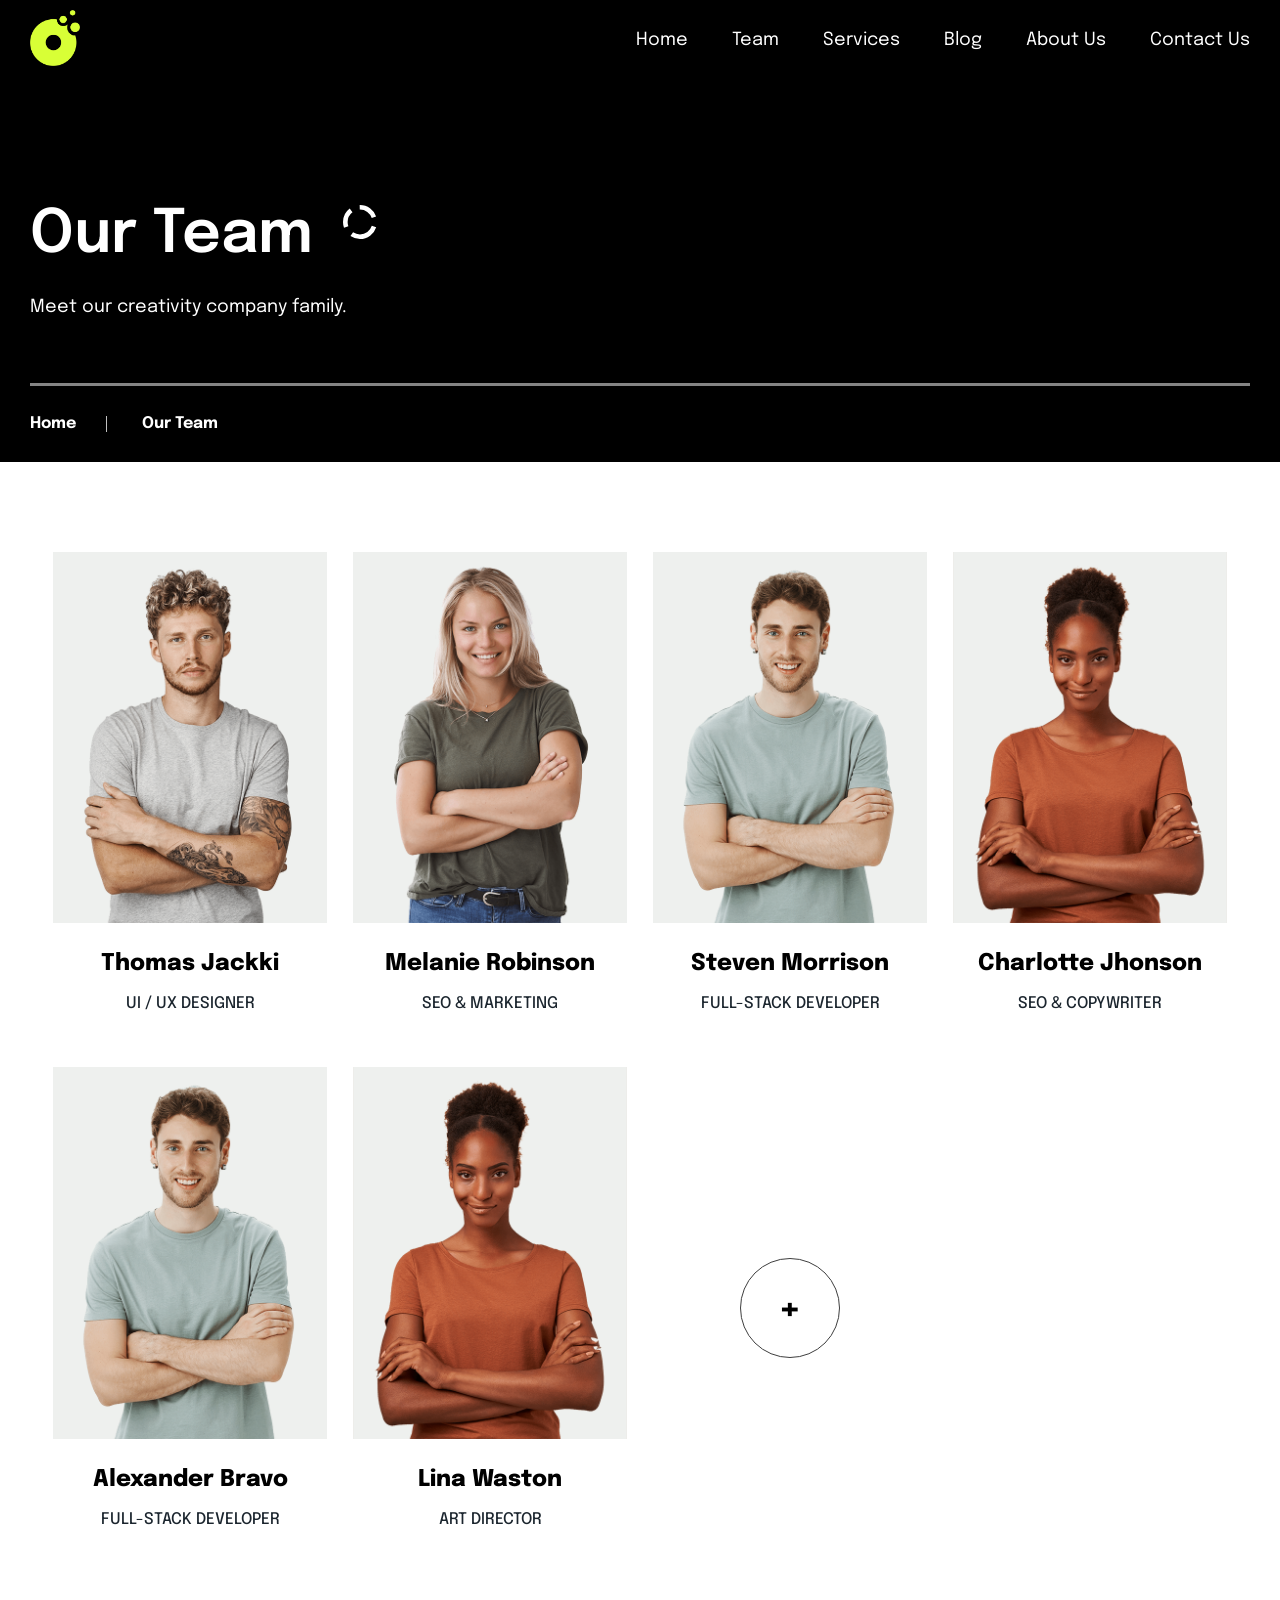
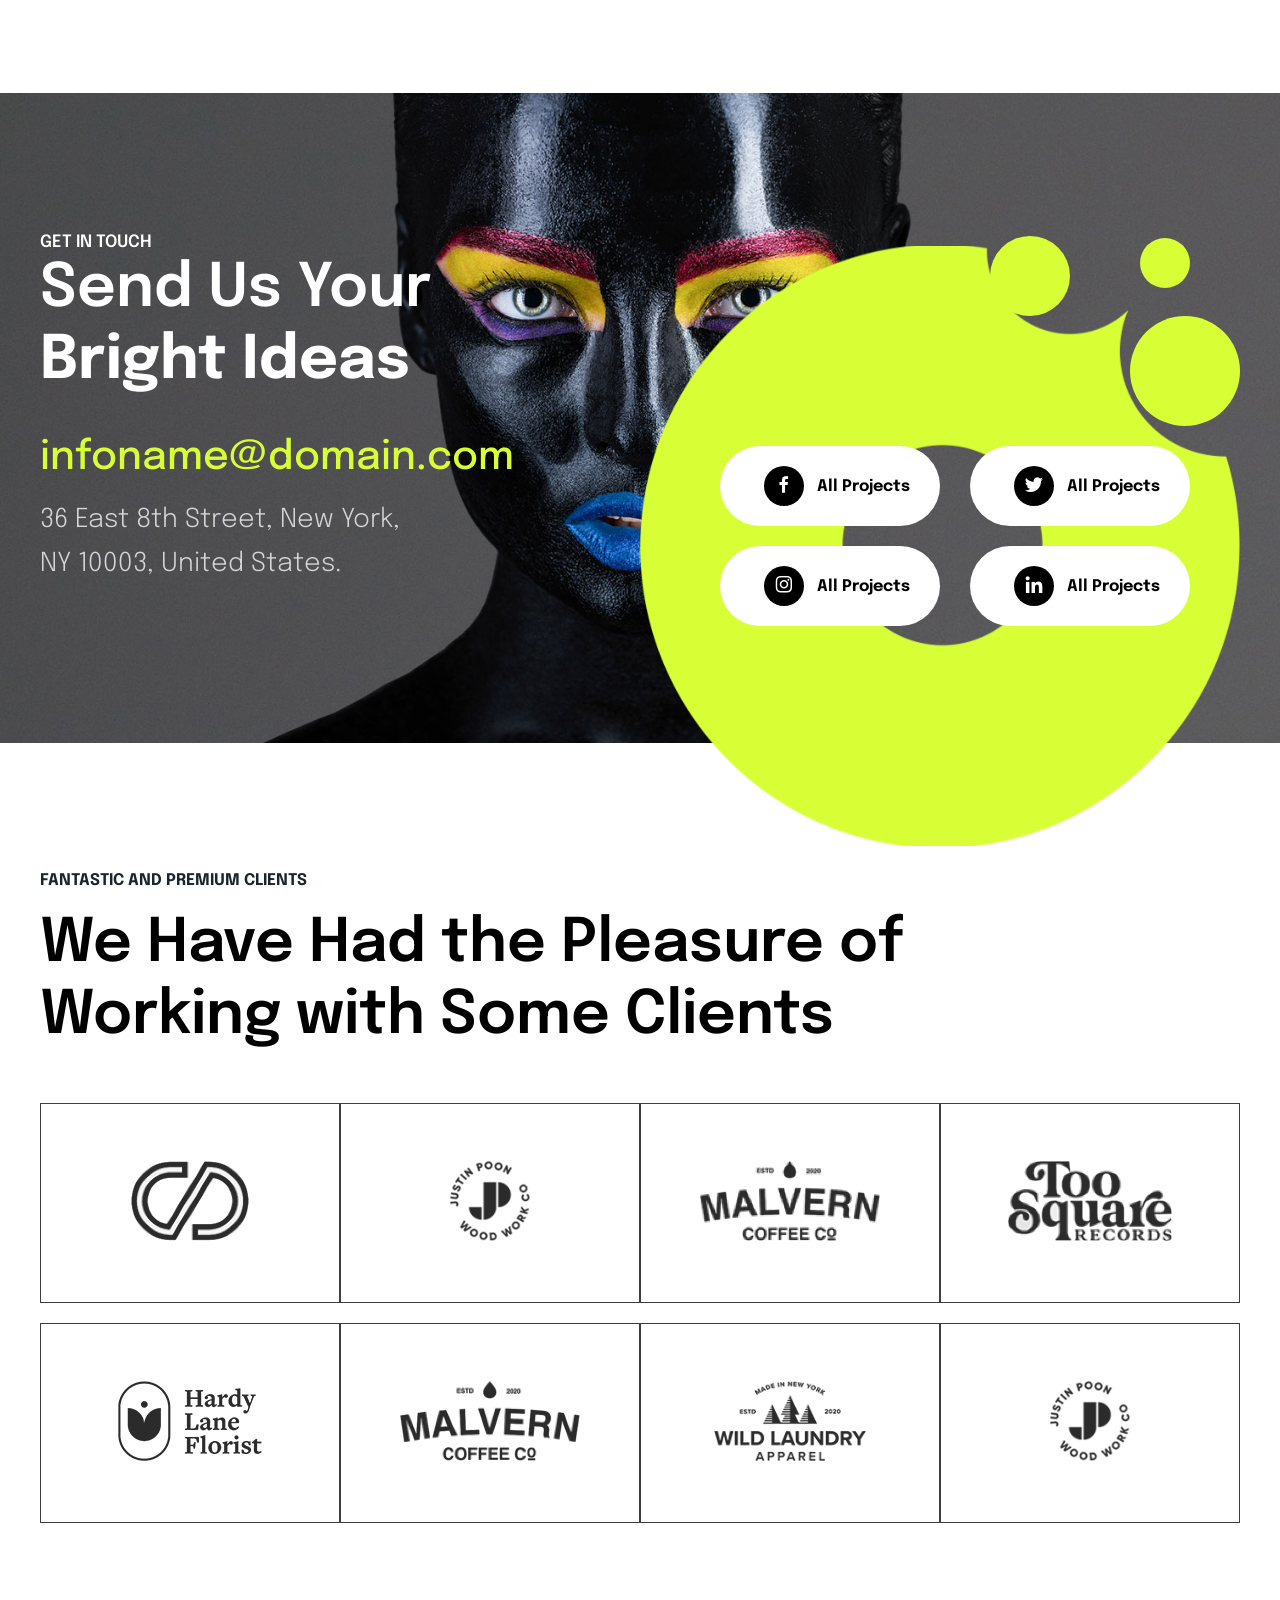
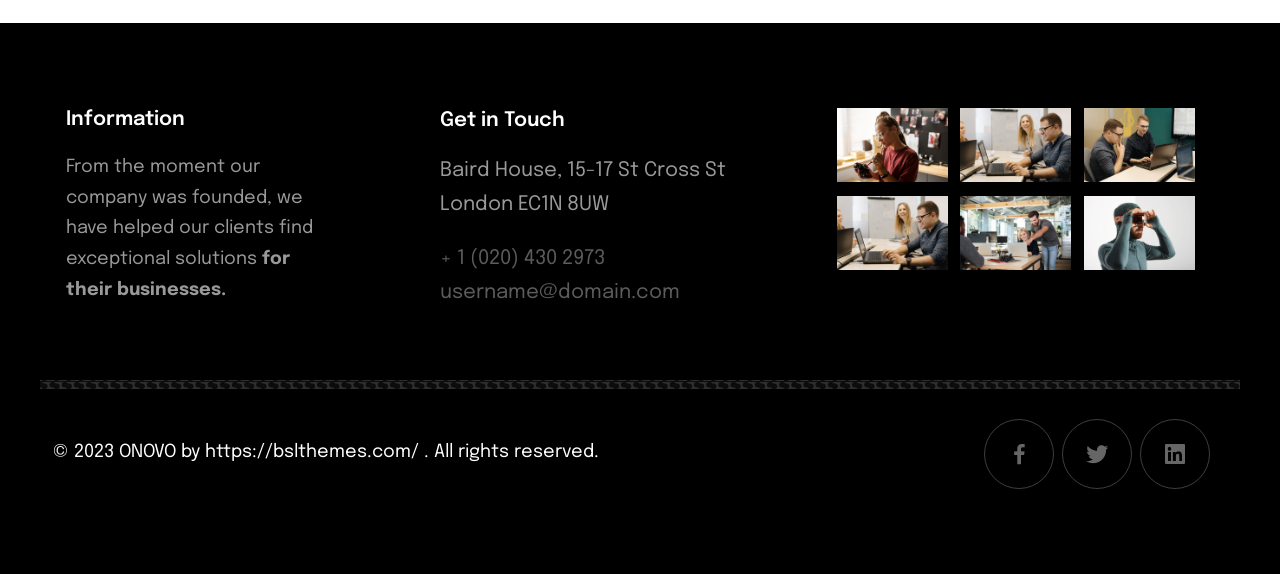
<file: pages/team.html>
<!DOCTYPE html>
<html lang="en">

<head>
    <meta charset="UTF-8">
    <meta name="viewport" content="width=device-width, initial-scale=1.0">
    <title>Team</title>
    <!-- epilouge font -->
    <link href="https://fonts.googleapis.com/css2?family=Epilogue:ital,wght@0,100..900;1,100..900&display=swap"
        rel="stylesheet">
        <link href='https://unpkg.com/boxicons@2.1.4/css/boxicons.min.css' rel='stylesheet'>
    <link rel="stylesheet" href="../style.css">
    <link rel="icon" href="./assets/images/title_icon.svg" type="image/svg">

</head>

<body>
    <!-- 1st slide start -->

    <nav>
        <a href='/'>
            <img src="./assets/images/logo-main.png" alt="logo-main" class="logo-main">
        </a>

        <input type="checkbox" id="menuToggle" class="menuToggle" />
        <label for="menuToggle" class="menuIcon">
            <i class='bx bx-menu'></i>
        </label>

        <div class="list">
            <ul>
                <li><a href='../index.html'>Home</a></li>
                <li><a href='./team.html'>Team</a></li>
                <li><a href='./services.html'>Services</a></li>
                <li><a href='./blog.html'>Blog</a></li>
                <li><a href='./about.html'>About Us</a></li>
                <li><a href='./contact.html'>Contact Us</a></li>
            </ul>
        </div>
    </nav>


    <!-- 1st slide end -->
    <section class="about-head">
        <div class="about-content">
            <div class="about-title">
                <span>Our Team</span>
                <span class="small-circle-img">
                    <i class="circle-img"></i>
                </span>
            </div>
            <div class="about-subtitle">
                <span>Meet our creativity company family.</span>
            </div>

            <div class="about-title-bottom">
                <ul>
                    <li>
                        <a href='/'>Home</a>
                    </li>
                    <li class="ab1">
                        Our Team
                    </li>
                </ul>
            </div>
        </div>
    </section>
    <!-- 1st slide end -->

    <!-- 2nd slide start -->
    <div class="family">
        <div class="co-family">
            <div class="family-img1">
                <div class="img1-img">
                    <img src="./assets/images/team-2-t-min.png" alt="Thomas">
                    <div class="img-social">
                        <ul>
                            <li>
                                <a href="https://www.facebook.com/" target="_blank">
                                    <i class='bx bxl-facebook'></i>
                                </a>
                            </li>
                            <li>
                                <a href="https://www.linkedin.com/feed/" target="_blank">
                                    <i class='bx bxl-linkedin'></i>
                                </a>
                            </li>
                        </ul>
                    </div>
                </div>

                <div class="family-bottom">
                    <h3>Thomas Jackki</h3>
                    <p>UI / UX DESIGNER</p>
                </div>
            </div>
            <!-- 1 end -->
            <div class="family-img1">
                <div class="img1-img">
                    <img src="./assets/images/team-6-t-min.png" alt="Melanie">
                    <div class="img-social">
                        <ul>
                            <li>
                                <a href="https://www.facebook.com/" target="_blank">
                                    <i class='bx bxl-facebook'></i>
                                </a>
                            </li>
                            <li>
                                <a href="https://www.linkedin.com/feed/" target="_blank">
                                    <i class='bx bxl-linkedin'></i>
                                </a>
                            </li>
                        </ul>
                    </div>
                </div>

                <div class="family-bottom">
                    <h3>Melanie Robinson</h3>
                    <p>SEO & MARKETING</p>
                </div>
            </div>
            <!-- 2 end -->
            <div class="family-img1">
                <div class="img1-img">
                    <img src="./assets/images/team-1-t-min.png" alt="steven">
                    <div class="img-social">
                        <ul>
                            <li>
                                <a href="https://www.facebook.com/" target="_blank">
                                    <i class='bx bxl-facebook'></i>
                                </a>
                            </li>
                            <li>
                                <a href="https://www.linkedin.com/feed/" target="_blank">
                                    <i class='bx bxl-linkedin'></i>
                                </a>
                            </li>
                        </ul>
                    </div>
                </div>

                <div class="family-bottom">
                    <h3>Steven Morrison</h3>
                    <p>FULL-STACK DEVELOPER</p>
                </div>
            </div>
            <!-- 3rd end -->

            <div class="family-img1">
                <div class="img1-img">
                    <img src="./assets/images/team-7-t-min.png" alt="charlotte">
                    <div class="img-social">
                        <ul>
                            <li>
                                <a href="https://www.facebook.com/" target="_blank">
                                    <i class='bx bxl-facebook'></i>
                                </a>
                            </li>
                            <li>
                                <a href="https://www.linkedin.com/feed/" target="_blank">
                                    <i class='bx bxl-linkedin'></i>
                                </a>
                            </li>
                        </ul>
                    </div>
                </div>

                <div class="family-bottom">
                    <h3>Charlotte Jhonson</h3>
                    <p>SEO & COPYWRITER</p>
                </div>
            </div>
            <!-- 4th end -->

            <div class="family-img1">
                <div class="img1-img">
                    <img src="./assets/images/team-1-t-min.png" alt="alexender">
                    <div class="img-social">
                        <ul>
                            <li>
                                <a href="https://www.facebook.com/" target="_blank">
                                    <i class='bx bxl-facebook'></i>
                                </a>
                            </li>
                            <li>
                                <a href="https://www.linkedin.com/feed/" target="_blank">
                                    <i class='bx bxl-linkedin'></i>
                                </a>
                            </li>
                        </ul>
                    </div>
                </div>

                <div class="family-bottom">
                    <h3>Alexander Bravo</h3>
                    <p>FULL-STACK DEVELOPER</p>
                </div>
            </div>
            <!-- 5th end -->
            <div class="family-img1">
                <div class="img1-img">
                    <img src="./assets/images/team-7-t-min.png" alt="Lina">
                    <div class="img-social">
                        <ul>
                            <li>
                                <a href="https://www.facebook.com/" target="_blank">
                                    <i class='bx bxl-facebook'></i>
                                </a>
                            </li>
                            <li>
                                <a href="https://www.linkedin.com/feed/" target="_blank">
                                    <i class='bx bxl-linkedin'></i>
                                </a>
                            </li>
                        </ul>
                    </div>
                </div>

                <div class="family-bottom">
                    <h3>Lina Waston </h3>
                    <p>ART DIRECTOR</p>
                </div>
            </div>
            <!-- 6th end -->

            <div class="family-circle">
                <div class="family-circle-icon">
                    +
                </div>
            </div>
        </div>
    </div>

    <!-- 2nd slide end -->

    <!-- 3rd slide start -->
    <div class="black">
        <div class="black-img">
            <div class="line-btns">
                <a href='/' target='_blank'>
                    <button class="btn4">

                        <div class="more4">
                            <div class="pluse4">
                                <a href="https://www.facebook.com/"><i class='bx bxl-facebook'></i></a>
                            </div>
                        </div>
                        All Projects
                    </button>
                </a>

                <a href='/' target='_blank'>
                    <button class="btn4">

                        <div class="more4">
                            <div class="pluse4">
                                <a href="https://www.facebook.com/"><i class='bx bxl-facebook'></i></a>
                            </div>
                        </div>
                        All Projects
                    </button>
                </a>


                <a href='/' target='_blank'>
                    <button class="btn4">

                        <div class="more4">
                            <div class="pluse4">
                                <a href="https://www.facebook.com/"><i class='bx bxl-facebook'></i></a>
                            </div>
                        </div>
                        All Projects
                    </button>
                </a>


                <a href='/' target='_blank'>
                    <button class="btn4">

                        <div class="more4">
                            <div class="pluse4">
                                <a href="https://www.facebook.com/"><i class='bx bxl-facebook'></i></a>
                            </div>
                        </div>
                        All Projects
                    </button>
                </a>
            </div>
            <div class="black-content">
                <div class="content-left">
                    <p>get in touch</p>
                    <h2>Send Us Your
                        <br>
                        <strong>Bright Ideas</strong>
                    </h2>
                    <div class="email">
                        <a href="https://classroom.google.com/" target="_blank">
                            infoname@domain.com
                        </a>
                        <p>36 East 8th Street, New York,
                            <br>
                            NY 10003, United States.
                        </p>
                    </div>
                </div>

                <div class="content-right">
                    <div class="right-img">
                        <div class="sub-circle1"></div>
                        <div class="sub-circle2"></div>
                        <div class="sub-circle3"></div>

                        <div class="design1">
                            <div class="btn-effect1">

                                <a href='/' target='_blank'>
                                    <button class="btn5">
                                        <div class="more5">
                                            <div class="pluse5">
                                                <a href="https://www.facebook.com/"><i class='bx bxl-facebook'></i></a>
                                            </div>
                                        </div>
                                        All Projects
                                    </button>
                                </a>
                                <a href='/' target='_blank'>
                                    <button class="btn4">

                                        <div class="more4">
                                            <div class="pluse4">
                                                <a href="https://www.facebook.com/"><i class='bx bxl-facebook'></i></a>
                                            </div>
                                        </div>
                                        All Projects
                                    </button>
                                </a>
                            </div>

                            <div class="btn-effect1">

                                <a href='/' target='_blank'>
                                    <button class="btn5">
                                        <div class="more5">
                                            <div class="pluse5">
                                                <a href="https://www.instagram.com/">
                                                    <i class='bx bxl-instagram'></i>
                                                </a>
                                            </div>
                                        </div>
                                        All Projects
                                    </button>
                                </a>
                                <a href='/' target='_blank'>
                                    <button class="btn4">

                                        <div class="more4">
                                            <div class="pluse4">
                                                <a href="https://www.instagram.com/">
                                                    <i class='bx bxl-instagram'></i>
                                                </a>

                                            </div>
                                        </div>
                                        All Projects
                                    </button>
                                </a>
                            </div>
                        </div>

                        <div class="design1">
                            <div class="btn-effect1">

                                <a href='/' target='_blank'>
                                    <button class="btn5">
                                        <div class="more5">
                                            <div class="pluse5">
                                                <a href="https://x.com/">
                                                    <i class='bx bxl-twitter'></i>
                                                </a>
                                            </div>
                                        </div>
                                        All Projects
                                    </button>
                                </a>
                                <a href='/' target='_blank'>
                                    <button class="btn4">

                                        <div class="more4">
                                            <div class="pluse4">
                                                <a href="https://x.com/">
                                                    <i class='bx bxl-twitter'></i>
                                                </a>
                                            </div>
                                        </div>
                                        All Projects
                                    </button>
                                </a>
                            </div>

                            <div class="btn-effect1">

                                <a href='/' target='_blank'>
                                    <button class="btn5">
                                        <div class="more5">
                                            <div class="pluse5">
                                                <a href="https://www.linkedin.com/feed/">
                                                    <i class='bx bxl-linkedin'></i>
                                                </a>

                                            </div>
                                        </div>
                                        All Projects
                                    </button>
                                </a>
                                <a href='/' target='_blank'>
                                    <button class="btn4">

                                        <div class="more4">
                                            <div class="pluse4">
                                                <a href="https://www.linkedin.com/feed/">
                                                    <i class='bx bxl-linkedin'></i>
                                                </a>
                                            </div>
                                        </div>
                                        All Projects
                                    </button>
                                </a>
                            </div>
                        </div>



                    </div>

                </div>

            </div>

        </div>

    </div>

    <!-- 3rd slide end -->

    <!-- 4th  slide start -->
    <div class="clients1">
        <div class="clients-title">
            <p>Fantastic and Premium Clients</p>
            <h2>
                We Have Had the Pleasure of
                <br>
                Working with Some Clients
            </h2>
        </div>

        <div class="clients-cards">
            <div class="clients-cards1">
                <a href="https://www.google.com/" target="_blank">
                    <img src="./assets/images/brand1.png" alt="logo1">
                    <div class="yellow-ani">
                        Visit Website
                    </div>
                </a>
            </div>

            <!-- 1 end -->

            <div class="clients-cards1">
                <a href="https://www.google.com/">
                    <img src="./assets/images/brand2.png" alt="logo2">
                    <div class="yellow-ani">
                        Visit Website
                    </div>
                </a>
            </div>
            <!-- 2 end -->
            <div class="clients-cards1">
                <a href="https://www.google.com/">
                    <img src="./assets/images/brand3.png" alt="logo3">
                    <div class="yellow-ani">
                        Visit Website
                    </div>
                </a>
            </div>
            <!-- 3 end -->
            <div class="clients-cards1">
                <a href="https://www.google.com/">
                    <img src="./assets/images/brand4.png" alt="logo4">
                    <div class="yellow-ani">
                        Visit Website
                    </div>
                </a>
            </div>
            <!--  4 end -->
            <div class="clients-cards1">
                <a href="https://www.google.com/">
                    <img src="./assets/images/brand5.png" alt="logo5">
                    <div class="yellow-ani">
                        Visit Website
                    </div>
                </a>
            </div>
            <!-- 5th end -->

            <div class="clients-cards1">
                <a href="https://www.google.com/">
                    <img src="./assets/images/brand6.png" alt="logo6">
                    <div class="yellow-ani">
                        Visit Website
                    </div>
                </a>
            </div>
            <!--6th end  -->

            <div class="clients-cards1">
                <a href="https://www.google.com/">
                    <img src="./assets/images/brand7.png" alt="logo7">
                    <div class="yellow-ani">
                        Visit Website
                    </div>
                </a>
            </div>
            <!-- 7th end -->

            <div class="clients-cards1">
                <a href="https://www.google.com/">
                    <img src="./assets/images/brand2.png" alt="logo8">
                    <div class="yellow-ani">
                        Visit Website
                    </div>
                </a>
            </div>
            <!-- 8th end -->
        </div>
    </div>
    <!-- 4th slide end -->
    <!-- footer start -->

    <footer>
        <div class="all-footer">
            <div class="footer-content">
                <div class="footer-left">
                    <h5>Information</h5>
                    <p>From the moment our company was founded, we have helped
                        our clients find exceptional solutions
                        <strong>for their businesses.</strong>

                    </p>
                </div>
                <div class="footer-middle">
                    <h5>Get in Touch</h5>
                    <p>Baird House, 15-17 St Cross St
                        <br>
                        London EC1N 8UW
                    </p>
                    <p>
                        <a href="https://onovo-react.netlify.app/" target="_blank">
                            + 1 (020) 430 2973
                        </a>
                        <br>
                        <a href="mailto:username@domain.com" target="_blank">
                            username@domain.com
                        </a>
                    </p>
                </div>
                <div class="footer-right">
                    <div class="footer-img">
                        <div class="footer-img1">
                            <a href="./assets/images/post5-1024x683.jpg" target="_blank">
                                <img src="./assets/images/post5-1024x683.jpg" alt="image">
                            </a>
                        </div>
                        <!-- 1 end -->
                        <div class="footer-img1">
                            <a href="./assets/images/post4-1024x683.jpg" target="_blank">
                                <img src="./assets/images/post4-1024x683.jpg" alt="image">
                            </a>
                        </div>
                        <!-- 2 end -->

                        <div class="footer-img1">
                            <a href="./assets/images/post3-1024x683.jpg" target="_blank">
                                <img src="./assets/images/post3-1024x683.jpg" alt="image">
                            </a>
                        </div>

                        <!-- 3rd end -->
                        <div class="footer-img1">
                            <a href="./assets/images/post4-1024x683.jpg" target="_blank">
                                <img src="./assets/images/post4-1024x683.jpg" alt="image">
                            </a>
                        </div>

                        <!-- 4th end -->
                        <div class="footer-img1">
                            <a href="./assets/images/post1-1024x683.jpg" target="_blank">
                                <img src="./assets/images/post1-1024x683.jpg" alt="image">
                            </a>
                        </div>

                        <!-- 5th end -->
                        <div class="footer-img1">
                            <a href="./assets/images/post6-1024x683.jpg" target="_blank">
                                <img src="./assets/images/post6-1024x683.jpg" alt="image">
                            </a>
                        </div>
                        <!-- 6th end -->
                    </div>
                </div>
            </div>

            <div class="lines">
            </div>
            <div class="footer-bottom">
                <p>© 2023 ONOVO by
                    <a href="https://bslthemes.com/" target="_blank">
                        https://bslthemes.com/
                    </a>
                    . All rights reserved.
                </p>
                <div class="footer-icon">
                    <div class="social-footer">
                        <ul>
                            <li>
                                <a href="https://www.facebook.com/" target="_blank">
                                    <i class='bx bxl-facebook'></i>
                                </a>
                            </li>
                            <li>
                                <a href="https://x.com/" target="_blank">
                                    <i class='bx bxl-twitter'></i>
                                </a>
                            </li>

                            <li>
                                <a href="https://www.linkedin.com/feed/" target="_blank">
                                    <i class='bx bxl-linkedin-square'></i>
                                </a>
                            </li>
                        </ul>
                    </div>
                </div>
            </div>
        </div>
    </footer>
</body>

</html>
</file>
<file: style.css>
/* Main CSS */

* {
  margin: 0px;
  padding: 0px;
  box-sizing: border-box;
  font-family: "Epilogue", sans-serif;
}

/* SECTION 1: HEADER / HERO */

.header {
  width: 100%;
  height: 100vh;
  position: relative;
  padding: 20px 30px;
  display: flex;
  align-items: center;
}
.bg-video {
  background-color: rgba(0, 0, 0, 0.171);
  width: 100%;
  height: 100vh;
  overflow: hidden;
  object-fit: cover;

  position: absolute;
  background-position: center;
  background-repeat: no-repeat;
  background-size: cover;
  left: 0;
  top: 0;
  z-index: -1;
}

nav {
  position: fixed;
  top: 0;
  left: 0;
  width: 100%;
  background-color: rgba(0, 0, 0, 0.952);
  padding: 10px 30px;
  display: flex;
  align-items: center;
  justify-content: space-between;
  z-index: 10000;
}

nav .logo-main {
  width: 50px;
}
nav ul li {
  list-style-type: none;
  display: inline-block;
  margin-left: 40px;
}
nav ul li a {
  text-decoration: none;
  color: #fff;
  font-size: 18px;
  position: relative;
}
nav li a:hover {
  color: #d8ff36;
}
nav li a::before {
  content: "";
  position: absolute;
  bottom: -10px;
  width: 100%;
  height: 1px;
  background-color: #d1fd1e;
  transform: scaleX(0);
  transition: all 0.4s;
}
nav li a:hover::before {
  transform: scaleX(1);
  width: 100%;
}

.menuToggle {
  display: none;
}

.menuIcon {
  display: none;
  font-size: 45px;
  color: #d8ff36;
  cursor: pointer;
}
.content {
  width: 100%;
  position: relative;
  z-index: 1;
  color: white;
  display: flex;
  flex-direction: column;
  justify-content: center;
}

.content h1 {
  width: 50%;
  margin-top: 100px;
  padding-left: 30px;
  font-size: 110px;
  line-height: 1.2;
  color: white;
  font-weight: 500;
}

.subtitle {
  font-size: 28px;
  padding-left: 30px;
  margin: 40px 0 40px 710px;
  line-height: 1.7;
  width: 30%;
  max-width: 560px;
  color: #fff;
}
.bar-button {
  height: 60px;
  width: 60px;
  border: 1px solid white;
  border-radius: 50%;
  position: absolute;
  display: flex;
  justify-content: center;
  align-items: center;
  right: 10px;
  bottom: 20px;
  margin: 20px 30px;
}
.bar-button i {
  position: absolute;
  z-index: 2;
  font-size: 32px;
  color: #fff;
}
.bar-button::before,
.bar-button::after {
  content: "";
  position: absolute;
  width: 90%;
  height: 90%;
  border: 1px solid white;
  border-radius: 50%;
  z-index: -1;
  opacity: 0.4;
}
.bar-button::before {
  animation: bar 2s ease-out infinite;
}
.bar-button::after {
  animation: bar 3s 2s ease-out infinite;
}
@keyframes bar {
  100% {
    transform: scale(1.5);
  }
}

/* END SECTION 1 */
/* SECTION 2: CREATION */
.creation {
  width: 100%;
  padding-top: 140px;
  padding-bottom: 140px;
  display: flex;
  flex-direction: row;
  align-items: center;
  flex-wrap: wrap;
  overflow: hidden;
  justify-content: space-evenly;
  position: relative;
}
.circle {
  width: 350px;
  flex-direction: column;
  position: relative;
  gap: 10px;
}
.circle img {
  width: 15%;
  margin-bottom: 10px;
}
.circle h5 {
  font-size: 50px;
  font-weight: 600;
}
.circle p {
  text-align: center;
  margin: 20px 0;
  font-size: 18px;
  width: 90%;
  line-height: 1.6;
}
.pencil {
  display: flex;
  flex-wrap: wrap;
  justify-content: center;
  align-items: center;
}
.pencil::after {
  content: "";
  position: absolute;
  width: 400px;
  height: 430px;
  border-radius: 100%;
  z-index: -1;
  background: #d8ff36;
  transform: scale(0);
  transition: all 0.5s;
  animation: pencil 2s ease-out;
}
.pencil:hover::after {
  transform: scale(0.9);
}

.pen {
  display: flex;
  flex-wrap: wrap;
  justify-content: center;
  align-items: center;
}
.pen::after {
  content: "";
  position: absolute;
  left: -1;
  right: -1;
  width: 400px;
  height: 430px;
  border-radius: 100%;
  z-index: -1;
  background: #d8ff36;
  transform: scale(0);
  transition: all 0.5s;
  animation: pen 2s ease-out;
}
.pen:hover::after {
  transform: scale(0.9);
}

.tick {
  display: flex;
  flex-wrap: wrap;
  justify-content: center;
  align-items: center;
}
.tick::after {
  content: "";
  position: absolute;
  left: -1;
  right: -1;
  width: 400px;
  height: 430px;
  border-radius: 100%;
  z-index: -1;
  background: #d8ff36;
  transform: scale(0);
  transition: all 0.5s;
  animation: tick 2s ease-out;
}
.tick:hover::after {
  transform: scale(0.9);
}

/* SECTION 3: ABOUT / AGENCY */

.third {
  padding-left: 30px;
  display: flex;
  max-width: 100%;
}
.sucess {
  display: flex;
  justify-content: space-evenly;
  align-items: center;
}
.left {
  width: 100%;
  display: flex;
  flex-direction: column;
  flex-wrap: wrap;
}
.p1 {
  margin: 0px 0 20px;
  font-size: 16px;
  font-weight: 700;
  line-height: 1;
}

.title2 {
  font-size: 60px;
  font-weight: 600;
  line-height: 1.2;
  padding-bottom: 30px;
}
.left-bottom {
  display: flex;
  flex-direction: row;
  justify-content: flex-start;
}
.bt1 h5 {
  font-size: 20px;
  margin: 0px 0px 15px;
  line-height: 1.2;
}
.bt2 h5 {
  font-size: 20px;
  margin: 0px 0px 15px;
  line-height: 1.2;
}
.bt1 p {
  font-size: 18px;
  line-height: 1.7;
  width: 400px;
}
.bt2 {
  margin-left: 40px;
}
.bt2 p {
  font-size: 18px;
  line-height: 1.7;
  width: 400px;
}
.btn1 {
  width: 200px;
  height: 55px;
  font-size: 16px;
  font-weight: 700;
  padding: 17px;
  display: flex;
  align-items: center;
  justify-content: space-evenly;
  color: #fff;
  background-color: black;
  border-radius: 35px;
  border: none;
  margin-top: 30px;
  margin-bottom: 20px;
  transition: all 0.4s linear;
}

.more {
  width: 30px;
  height: 30px;
  display: flex;
  justify-content: center;
  align-items: center;
  background-color: #d8ff36;
  border-radius: 100%;
}
.pluse {
  color: black;
  font-size: 40px;
  font-weight: 700;
  line-height: 1;
}

.btn1:hover {
  transform: translateY(-10px);

  background-color: #d1fd1e;
  color: #000;
}
.btn1:hover .more {
  background-color: #000;
}
.btn1:hover .pluse {
  color: #fff;
}

.right {
  margin-bottom: 10px;
  margin-left: 400px;
}
.number {
  width: 250px;
  height: 250px;
  display: flex;
  flex-direction: column;
  justify-content: center;
  align-items: center;
  text-align: center;
  position: relative;
  border: 1px solid black;
  border-radius: 100%;
}
.number::before {
  content: "";
  position: absolute;
  left: 35px;
  top: 35px;
  right: 35px;
  bottom: 35px;
  border: 1px solid black;
  border-radius: 100%;
}
.num14 {
  position: relative;
  top: 7px;
  font-size: 90px;
  font-weight: 900;
  line-height: 1;
  color: black;
  -webkit-text-fill-color: transparent;
  -webkit-text-stroke-width: 3px;
}
.circle-motion {
  position: absolute;
  width: 90%;
  height: 90%;
  font-size: 14px;
  font-weight: 700;
  line-height: 1;
  animation: rotate 10s linear infinite;
}
.circle-motion span {
  position: absolute;
  transform-origin: 0 111px;
}

@keyframes rotate {
  0% {
    transform: rotate(0deg);
  }
  100% {
    transform: rotate(360deg);
  }
}

/* END SECTION 3 */

/* SECTION 4: SERVICES SLIDER */

.border {
  border-top: 1px solid #555;
  border-bottom: 1px solid #555;
  padding-top: 90px;
  padding-bottom: 100px;
}
.slider {
  padding-top: 75px;
  padding-bottom: 44px;
}
.slider-text {
  width: 100%;
  padding-block: 10px;
  white-space: nowrap;
  position: relative;
  overflow: hidden;
}
.slider-text h5 {
  width: auto;
  display: inline-block;
  font-family: "Trebuchet MS", "Lucida Sans Unicode", "Lucida Grande",
    "Lucida Sans", Arial, sans-serif;
  font-size: 100px;
  line-height: 1;
  -webkit-text-stroke-width: 4px;
  -webkit-text-fill-color: transparent;
  -webkit-text-stroke-color: black;
  margin: 0 100px;
  word-spacing: 10px;
  letter-spacing: 4px;
  animation: slide 13s linear infinite;
}

@keyframes slide {
  0% {
    transform: translateX(0);
  }
  100% {
    transform: translateX(-100%);
  }
}

/* END SECTION 4 */

/* SECTION 5: FEATURED PROJECTS */

.projects-section {
  width: 100%;
  min-height: 850px;
  background-color: white;
  padding: 70px 7% 55px;
  position: relative;
  overflow: hidden;
}

.projects-heading {
  width: 100%;
  margin-bottom: 55px;
}

.projects-small-title {
  font-size: 17px;
  font-weight: bold;
  color: #102031;
  margin-bottom: 20px;
}

.projects-heading h2 {
  font-size: 66px;
  line-height: 1;
  font-weight: 500;
  color: black;
}

.projects-content {
  width: 100%;
  position: relative;
}

.project-list {
  width: 53%;
  position: relative;
  z-index: 5;
}

.project-items {
  width: 100%;
  position: relative;
}

.project-item {
  width: 100%;
  height: 100px;
  border-bottom: 1px solid #dddddd;
  display: flex;
  align-items: center;
  position: relative;
  cursor: pointer;
}

.project-category {
  width: 180px;
  font-size: 16px;
  font-weight: bold;
  color: black;
  flex-shrink: 0;
}

.project-name {
  font-size: 29px;
  font-weight: bold;
  color: #a2a2a2;
  position: relative;
  padding-bottom: 8px;
  transition: 0.3s;
}

.project-item:hover .project-name {
  color: black;
}

.project-name:after {
  content: "";
  width: 0;
  height: 2px;
  background-color: black;
  position: absolute;
  left: 0;
  bottom: 0;
  transition: 0.4s;
}

.project-item:hover .project-name:after {
  width: 100%;
}

.project-visual {
  width: 600px;
  height: 500px;
  position: absolute;
  left: 700px;
  top: 35px;
  pointer-events: none;
  z-index: 1;
}

.project-green-circle {
  width: 500px;
  height: 500px;
  background-color: #c8ff00;
  border-radius: 50%;
  position: absolute;
  left: 35px;
  top: 0;
  z-index: 1;
}

.project-image {
  width: 520px;
  height: 390px;
  object-fit: cover;
  position: absolute;
  left: 15px;
  top: 55px;
  z-index: 2;
  transform: translateX(-130px) rotate(-18deg);
  opacity: 0;
  visibility: hidden;
  transition: 0.5s;
}

.image-one {
  opacity: 1;
  visibility: visible;
  transform: translateX(0) rotate(-18deg);
}

.project-item:nth-child(1):hover~.project-visual .image-one,
.project-item:nth-child(2):hover~.project-visual .image-two,
.project-item:nth-child(3):hover~.project-visual .image-three,
.project-item:nth-child(4):hover~.project-visual .image-four,
.project-item:nth-child(5):hover~.project-visual .image-five {
  opacity: 1;
  visibility: visible;
  transform: translateX(0) rotate(-18deg);
}

.project-item:nth-child(2):hover~.project-visual .image-one,
.project-item:nth-child(3):hover~.project-visual .image-one,
.project-item:nth-child(4):hover~.project-visual .image-one,
.project-item:nth-child(5):hover~.project-visual .image-one {
  opacity: 0;
  visibility: hidden;
  transform: translateX(-130px) rotate(-18deg);
}

.project-item:nth-child(2):hover~.project-visual .image-two {
  opacity: 1;
  visibility: visible;
  transform: translateX(0) rotate(-18deg);
}

.project-item:nth-child(3):hover~.project-visual .image-three {
  opacity: 1;
  visibility: visible;
  transform: translateX(0) rotate(-18deg);
}

.project-item:nth-child(4):hover~.project-visual .image-four {
  opacity: 1;
  visibility: visible;
  transform: translateX(0) rotate(-18deg);
}

.project-item:nth-child(5):hover~.project-visual .image-five {
  opacity: 1;
  visibility: visible;
  transform: translateX(0) rotate(-18deg);
}

.all-projects-button {
  width: 210px;
  height: 65px;
  background-color: black;
  border-radius: 40px;
  color: white;
  text-decoration: none;
  display: flex;
  align-items: center;
  justify-content: center;
  font-size: 17px;
  font-weight: bold;
  margin-top: 35px;
  position: relative;
  overflow: hidden;
  transition: 0.4s;
}

.all-projects-button:before {
  content: "";
  width: 100%;
  height: 100%;
  background-color: #c8ff00;
  position: absolute;
  left: 0;
  top: 0;
  transform: scaleY(0);
  transform-origin: top;
  transition: 0.4s;
  border-radius: 40px;
}

.all-projects-button:hover:before {
  transform: scaleY(1);
}

.all-projects-icon {
  width: 31px;
  height: 31px;
  background-color: #c8ff00;
  color: black;
  border-radius: 50%;
  display: flex;
  align-items: center;
  justify-content: center;
  font-size: 25px;
  font-weight: bold;
  margin-right: 12px;
  position: relative;
  z-index: 2;
  transition: 0.4s;
}

.all-projects-button>span:last-child {
  position: relative;
  z-index: 2;
  transition: 0.4s;
}

.all-projects-button:hover {
  color: black;
}

.all-projects-button:hover .all-projects-icon {
  background-color: black;
  color: white;
}

.showcase {
  max-width: 1318px;
  padding-right: 20px;
  padding-left: 20px;
  width: 100%;
}
.showcase p {
  color: #1b252e;
  font-size: 16px;
  margin: 0 0 20px;
  font-weight: 700;
  line-height: 1;
}
.showcase h2 {
  font-size: 60px;
  font-weight: 600;
  color: black;
  padding-bottom: 40px;
}
.show {
  position: relative;
  padding-bottom: 50px;
}

.ani-img {
  width: 470px;
  height: 350px;
  overflow: hidden;
  top: 150px;
  left: 200px;
  background-position: center;
  background-size: cover;
  z-index: 1;
  transform: rotate(-30deg);
  animation: ani-img 15s ease-in-out infinite;
}

@keyframes ani-img {
  0% {
    background: url(./assets/images/project-n01-3-1200x900.jpg);
    background-position: center;
    background-size: cover;
  }
  35% {
    background: url(./assets/images/project-2-2-1200x982.jpg);
    background-position: center;
    background-size: cover;
  }
  55% {
    background: url(./assets/images/project-2-1200x988.jpg);
    background-position: center;
    background-size: cover;
  }
  75% {
    background: url(./assets/images/project-4.jpg);
    background-position: center;
    background-size: cover;
  }
  100% {
    background: url(./assets/images/project-3-1200x750.jpg);
    background-position: center;
    background-size: cover;
  }
}
.show .img-circle {
  position: absolute;
  top: 100px;
  left: 150px;
  width: 400px;
  height: 400px;
  background: #d8ff36;
  border-radius: 100%;
}
.move {
  animation: move 6s ease-in-out infinite;
  transform-origin: left;
}
@keyframes move {
  50% {
    transform: translateX(15px);
  }
}

.branding {
  padding-left: 20px;
  padding-right: 20px;
  width: 100%;
  display: flex;
}
.left1 {
  padding: 30px 0;
}
.left-01 {
  text-transform: uppercase;
  width: 155px;
  color: #999999;
}

.left-02 {
  text-transform: capitalize;
  font-size: 26px;
  color: #000;
  line-height: 1.2;
  font-weight: 700;
  position: relative;
}
.left-02 p {
  -webkit-animation: scale-in-ver-bottom 0.5s
    cubic-bezier(0.25, 0.46, 0.45, 0.94) both;
  animation: scale-in-ver-bottom 0.8s cubic-bezier(0.25, 0.46, 0.45, 0.94) both;
}
.left-02:hover {
  color: #000;
}
.left-02::before {
  content: "";
  position: absolute;
  bottom: -10px;
  width: 100%;
  height: 1px;
  background-color: #000;
  transform: scaleX(0);
  transition: all 0.4s;
}
.left-02:hover::before {
  transform: scaleX(1);
  width: 100%;
}
.row {
  width: auto;
  padding: 30px 0;
  border-top: 1px solid #b8b0b0;
  display: flex;
  align-items: center;
}
@-webkit-keyframes scale-in-ver-bottom {
  0% {
    -webkit-transform: scaleY(0);
    transform: scaleY(0);
    -webkit-transform-origin: 0% 100%;
    transform-origin: 0% 100%;
    opacity: 1;
  }
  100% {
    -webkit-transform: scaleY(1);
    transform: scaleY(1);
    -webkit-transform-origin: 0% 100%;
    transform-origin: 0% 100%;
    opacity: 1;
  }
}
@keyframes scale-in-ver-bottom {
  0% {
    -webkit-transform: scaleY(0);
    transform: scaleY(0);
    -webkit-transform-origin: 0% 100%;
    transform-origin: 0% 100%;
    opacity: 1;
  }
  100% {
    -webkit-transform: scaleY(1);
    transform: scaleY(1);
    -webkit-transform-origin: 0% 100%;
    transform-origin: 0% 100%;
    opacity: 1;
  }
}
.none {
  border-top: none;
}

.art-img img {
  max-width: 100%;
  height: auto;
  width: auto;
  overflow: hidden;
  margin-bottom: 20px;
  display: none;
  animation: scale-in-hor-left 0.4s cubic-bezier(0.25, 0.46, 0.45, 0.94) both;
}
@keyframes scale-in-hor-left {
  0% {
    -webkit-transform: scaleX(0);
    transform: scaleX(0);
    -webkit-transform-origin: 0% 0%;
    transform-origin: 0% 0%;
    opacity: 1;
  }
  100% {
    -webkit-transform: scaleX(1);
    transform: scaleX(1);
    -webkit-transform-origin: 0% 0%;
    transform-origin: 0% 0%;
    opacity: 1;
  }
}
.design {
  padding-left: 30px;
  padding-bottom: 140px;
  border-bottom: 1px solid #555;
}
.design a {
  text-decoration: none;
}

.btn-effect {
  position: relative;
}
.btn2 {
  width: 200px;
  height: 55px;
  font-size: 16px;
  font-weight: 700;
  padding: 30px 25px;
  display: flex;
  align-items: center;
  justify-content: space-evenly;
  color: #fff;
  background-color: black;
  border-radius: 35px;
  border: none;
  margin-bottom: 20px;
  position: relative;
  transition: all 0.3s ease;
}

.btn3 {
  position: absolute;
  left: 0;
  width: 200px;
  height: 55px;
  font-size: 16px;
  font-weight: 700;
  padding: 30px 25px;
  display: flex;
  align-items: center;
  justify-content: space-evenly;
  color: black;
  background-color: #d8ff36;
  border-radius: 35px;
  border: none;
  margin-bottom: 20px;
  opacity: 0;
  z-index: 1;
  transform: translateY(-10px);
}

.more3 {
  width: 30px;
  height: 30px;
  display: flex;
  justify-content: center;
  align-items: center;
  background-color: black;
  border-radius: 100%;
}
.pluse3 {
  color: white;
  font-size: 40px;
  font-weight: 600;
  line-height: 1;
}

.btn3:hover {
  transition: all 0.3s ease;
  transform: scale(1);
  opacity: 2;
}

.more2 {
  width: 30px;
  height: 30px;
  display: flex;
  justify-content: center;
  align-items: center;
  background-color: #d8ff36;
  border-radius: 100%;
}
.pluse2 {
  color: black;
  font-size: 40px;
  font-weight: 700;
  line-height: 1;
}

/* END SECTION 5 */

/* Experts Start */
.experts {
  padding-top: 60px;
  padding-bottom: 100px;
}
.members {
  padding-bottom: 40px;
}
.members p {
  margin: 0 0 20px;
  text-transform: uppercase;
  line-height: 1;
  font-size: 16px;
  text-align: center;
  font-weight: 700;
  color: #1b252e;
}
.members h2 {
  font-size: 38px;
  font-weight: 600;
  text-align: center;
}

.cards-full {

  padding-left: 2px;
  padding-right: 2px;
  display: flex;
  flex-wrap: wrap;
}
.cards {
  width: 100%;
  display: flex;
  flex-wrap: wrap;
  gap: 20px;
  justify-content: space-evenly;
}
.cards-item {
  width: 22%;
  padding: 30px 32px;
  position: relative;
  overflow: hidden;
  border: 1px solid #3e3e3e;
  height: 669px;
}
.cards-item h5 {
  margin: 0 0 20px;
  font-size: 36px;
  line-height: 1;
  text-transform: capitalize;
}
.cards-item p {
  margin: 0 0 20px;
  font-size: 16px;
  font-weight: 700;
  line-height: 1;
  color: #1b252e;
}
.social {
  margin-top: 30px;
}
.social ul li {
  margin-right: 4px;
  display: inline-block;
}
.social ul li a {
  position: relative;
  text-decoration: none;
  display: flex;
  width: 70px;
  height: 70px;
  border: 1px solid #3e3e3e;
  border-radius: 70px;
  align-items: center;
  justify-content: center;
  font-size: 22px;
  font-weight: 700;
  color: #666;
}
.social ul li a i {
  position: relative;
  z-index: 2;
  font-weight: 400;
}

/* Team Card */
.item-down {
  display: flex;
  align-items: center;
  justify-content: center;
  text-align: center;
  position: absolute;
  flex-wrap: wrap;
  width: 100%;
  line-height: 1;
}
.item-down img {
  width: 356px;
  height: 530px;
  filter: grayscale(1);
}
.item-down .letter {
  color: black;
  position: absolute;
  right: 0px;
  bottom: 100px;
  font-size: 300px;
  font-weight: 700;
  line-height: 0.5;
  -webkit-text-stroke-width: 1.8px;
  -webkit-text-fill-color: transparent;
}
.letter span {
  background-color: #fff;
  background-size: cover;

  overflow: hidden;
  background-clip: text;
}

.cards-item::after {
  content: "";
  position: absolute;
  width: 400px;
  height: 400px;
  border-radius: 100%;
  z-index: -1;
  background: #d8ff36;
  transform: scale(0);
  transition: all 0.5s;
  transform-origin: center;
  animation: card-item 2s ease-out;
}
.cards-item:hover::after {
  transform: scale(3);
}
.cards-item:hover .item-down img {
  filter: none;
}
.cards-item:hover .letter span {
  background-color: #d8ff36;
}
.social ul li a::before {
  content: "";
  position: absolute;
  width: 60px;
  height: 60px;
  border-radius: 100%;
  z-index: 1;
  background-color: black;
  transform: scale(0);
  transition: all 0.4s;
  animation: social 2s ease;
}
.social ul li a:hover::before {
  transform: scale(1);
}
.social a:hover {
  color: #fff;
}

/* SECTION 7: TESTIMONIALS */

.reviews {
  position: relative;
  padding-left: 30px;
  padding-right: 30px;
  padding-bottom: 140px;
}
.star {
  display: flex;
  flex-direction: row;

}
.star-titles {
  width: 50%;
}
.star-titles h2 {
  font-size: 60px;
  font-weight: 600;
  color: #000;
  line-height: 1.2;
  padding-bottom: 20px;
  -webkit-animation: scale-in-ver-bottom 0.5s
    cubic-bezier(0.25, 0.46, 0.45, 0.94) both;
  animation: scale-in-ver-bottom 0.8s cubic-bezier(0.25, 0.46, 0.45, 0.94) both;
}
.rating {
  display: flex;
  gap: 20px;
  align-items: center;
}
.rating p {
  font-size: 22px;
  line-height: 26px;
  font-weight: 700;
}
.rate {
  font-size: 22px;
  color: #1b252e;
  font-weight: 700;
}
.stars-4 {
  margin: 0 15px;
  padding: 0 20px;
  display: inline-block;
  font-size: 12px;
  height: 26px;
  line-height: 28px;
  font-weight: 900;
  border-radius: 20px;
  color: #000;
  background: #d8ff36;
}

.star-5 {
  width: 45%;
  padding-left: 50px;
  border-left: 1px solid #000;
}
.star-5 h3 {
  font-size: 25px;
  font-weight: 400;
  margin-bottom: 15px;
  color: #1b252e;
  line-height: 1.7;
}
.star-5 .smith {
  margin: 0 0 20px;
  font-size: 26px;
  color: #000;
  font-weight: 700;
  line-height: 1.2;
}
.sup {
  margin-top: 10px;
  display: flex;
  align-items: center;
}
.sup p {
  font-size: 18px;
  font-weight: 400;
}

.circle-2 {
  position: absolute;
  left: 0;
  bottom: 0;
}
.circle-1a {
  margin-left: 50px;
  margin-right: 10px;
  position: relative;
  display: inline-block;
  vertical-align: middle;
  width: 70px;
  height: 70px;
  border: 1px solid #6a5a5a;
  border-radius: 50%;
}

.circle-1b {
  margin-left: 50px;
  margin-right: 50px;
  position: relative;
  display: inline-block;
  vertical-align: middle;
  width: 70px;
  height: 70px;
  border: 1px solid #6a5a5a;
  border-radius: 50%;
}

/* END SECTION 7 */
.pura {
  padding-left: 30px;
  padding-right: 30px;
  padding-bottom: 140px;
  height: 800px;
}
.full-img {
  max-width: 100%;
  width: 100%;
  height: 100%;
  background: url(./assets/images/posts1.jpg.jpeg);
  background-repeat: no-repeat;
  background-position: top;
  background-size: cover;
  display: flex;
  justify-content: center;
  align-items: center;
  -webkit-animation: scale-in-hor-left 0.5s cubic-bezier(0.25, 0.46, 0.45, 0.94)
    both;
  animation: scale-in-hor-left 0.4s cubic-bezier(0.25, 0.46, 0.45, 0.94) both;
}
.up-circle {
  width: 200px;
  height: 200px;
  background-color: #d8ff36;
  border-radius: 100%;
  display: flex;
  justify-content: center;
  align-items: center;
  text-align: center;
  cursor: pointer;
  z-index: 3;
  flex-direction: row;
  position: relative;
}
.up-circle .play {
  position: absolute;
  font-size: 80px;
  margin-top: 10px;
  margin-left: 10px;
  z-index: 1;
}

.up-circle::before {
  content: "";
  position: absolute;
  width: 120px;
  height: 120px;
  border: 2px solid #000;
  border-radius: 100%;
  display: flex;
  justify-content: center;
  align-items: center;
  z-index: 3;
}

.circle-motion1 {
  position: absolute;
  left: 5%;
  right: 5%;
  width: 90%;
  height: 90%;
  font-size: 14px;
  font-weight: 700;
  line-height: 1;
  animation: rotate 10s linear infinite;
}
.circle-motion1 span {
  position: absolute;
  transform-origin: 0 90px;
}

/* END SECTION 8 */

/* SECTION 9: COUNTERS */
.count {
  padding-bottom: 140px;
  padding-left: 20px;
  padding-right: 20px;
  display: flex;
  flex-wrap: wrap;
  align-items: center;
  justify-content: space-evenly;
}
.count-num {
  font-size: 100px;
  color: black;
  -webkit-text-fill-color: transparent;
  -webkit-text-stroke-width: 3px;
}
.num-pluse {
  font-size: 80px;
  margin-bottom: 70px;
  color: black;
  -webkit-text-fill-color: transparent;
  -webkit-text-stroke-width: 4px;
}
.m1 {
  margin-bottom: 70px;
  font-size: 60px;
  color: black;
  -webkit-text-fill-color: transparent;
  -webkit-text-stroke-width: 4px;
}
.num-after {
  width: 50%;
  position: relative;
  display: flex;
  align-items: center;
  font-size: 150px;
  font-weight: 700;
  line-height: 1;
}

.team {
  font-size: 18px;
  color: #666;
  font-weight: 700;
  margin-bottom: 10px 0 20px;
  line-height: 1;
}

/* END SECTION 9 */

/* SECTION 10: SERVICES / CTA */

.black {
  padding-bottom: 100px;
  padding-left: 30px;
  padding-right: 30px;
  position: relative;
  height: 650px;
}

.black-img {
  padding-top: 140px;
  padding-bottom: 140px;
  padding-left: 40px;
  padding-right: 40px;
  position: absolute;
  top: 0;
  bottom: 0;
  left: 0;
  right: 0;
  background: url(./assets/images/cta-bg-1.jpg.jpeg);
  background-size: cover;
  background-position: center;
  background-repeat: no-repeat;
}

.black-content {
  max-width: 100%;
  display: flex;
  flex-wrap: wrap;
}

.content-left {
  width: 50%;
  padding-bottom: 40px;
}
.content-left p {
  font-size: 17px;
  color: white;
  font-weight: 600;
  line-height: 1.2;
  text-transform: uppercase;
}

.content-left h2 {
  padding-bottom: 40px;
  font-size: 60px;
  color: white;
  text-transform: capitalize;
  font-weight: 600;
  line-height: 1.2;
}

.email p {
  text-transform: capitalize;
  color: #d5d5d5;
  font-size: 26px;
  margin: 20px 0px;
  font-weight: 300;
  line-height: 1.7;
}

.email a {
  text-decoration: none;
  color: #d8ff36;
  font-size: 40px;
  font-weight: 500;
  line-height: 1;
}

.content-right {
  margin-bottom: -200px;
  position: relative;
  display: flex;
  width: 100%;
  height: 100%;
  justify-content: center;
  align-items: center;
}
.right-img {
  background: url(./assets/images/cta-circle2.png);
  position: absolute;
  right: 0px;
  bottom: -200px;
  width: 600px;
  height: 600px;
  background-position: 50%;
  background-repeat: no-repeat;
  background-size: cover;
  display: flex;
  flex-direction: row;
  justify-content: center;
  align-items: center;
}

.sub-circle1 {
  right: 0px;
  top: 70px;
  width: 110px;
  height: 110px;
  position: absolute;
  background: #d8ff36;
  border-radius: 100%;
  animation: sub-circle 6.5s linear infinite;
}

.sub-circle2 {
  right: 170px;
  top: -10px;
  width: 80px;
  height: 80px;
  position: absolute;
  background: #d8ff36;
  border-radius: 100%;
  animation: sub-circle 6.5s linear infinite;
}

.sub-circle3 {
  width: 50px;
  height: 50px;
  right: 50px;
  top: -8px;
  position: absolute;
  background: #d8ff36;
  border-radius: 100%;
  animation: sub-circle 6.5s linear infinite;
}

@keyframes sub-circle {
  0% {
    transform: scale(1);
  }
  50% {
    transform: scale(0.6);
  }
  100% {
    transform: scale(1);
  }
}
.line-btns {
  position: absolute;
  bottom: 0;
  left: 0;
  flex-direction: column;
  display: none;
}
.design1 {
  padding-left: 30px;
}
.design1 a {
  text-decoration: none;
}

.btn-effect1 {
  position: relative;
}
.btn4 {
  width: 220px;
  height: 80px;
  font-size: 16px;
  font-weight: 700;
  padding: 17px;
  display: flex;
  align-items: center;
  justify-content: space-evenly;
  color: #000;
  background-color: #fff;
  border-radius: 45px;
  border: none;
  margin-bottom: 20px;

  transition: all 0.3s ease;
}

.more4 {
  width: 40px;
  height: 40px;
  display: flex;
  justify-content: center;
  align-items: center;
  background-color: #000;
  border-radius: 100%;
}
.pluse4 {
  color: #fff;
  font-size: 22px;
  font-weight: 700;
  line-height: 1;
}
.more4 a,
.more5 a {
  text-decoration: none;
  color: #fff;
}

.btn5 {
  position: absolute;
  left: 0;
  width: 220px;
  height: 80px;
  font-size: 16px;
  font-weight: 700;
  padding: 17px;
  display: flex;
  align-items: center;
  justify-content: space-evenly;
  color: #fff;
  background-color: black;
  border-radius: 45px;
  border: none;
  margin-bottom: 20px;
  opacity: 0;
  z-index: 1;
}

.more5 {
  width: 35px;
  height: 35px;
  display: flex;
  justify-content: center;
  align-items: center;
  background-color: #d8ff36;
  border-radius: 100%;
}
.pluse5 a {
  color: black;
  font-size: 22px;
  font-weight: 600;
  line-height: 1;
}

.btn5:hover .more5 {
  transform: scale(1.2);
}
.btn5:hover {
  transform: scaleY(1);
  transition: all 0.1s ease-in-out;
  opacity: 1;
}

/* END SECTION 10 */
/* SECTION 11: BLOG */
.blog {
  padding-top: 100px;
  padding-bottom: 140px;
  padding-left: 30px;
  padding-right: 30px;
}

.blog p {
  margin: 0 0 20px;
  font-size: 18px;
  font-weight: 800;
  line-height: 1;
  text-align: center;
  color: #1b252e;
}
.blog h2 {
  text-align: center;
  font-size: 38px;
  line-height: 1.2;
  color: #000;
  font-weight: 700;
  padding: 0 0 40px;
}

.blog-cards {
  width: 100%;
}
.blog-cards1 {
  display: flex;
  flex-wrap: wrap;
  justify-content: space-evenly;
  max-width: 100%;
}
.cards1-item {
  width: 400px;
  margin: 10px 0;
  overflow: hidden;
  margin-bottom: 40px;
  animation: scale-up-hor-left 0.4s cubic-bezier(0.39, 0.575, 0.565, 1) both;
}

@keyframes scale-up-hor-left {
  0% {
    -webkit-transform: scaleX(0.4);
    transform: scaleX(0.4);
    -webkit-transform-origin: 0% 0%;
    transform-origin: 0% 0%;
  }
  100% {
    -webkit-transform: scaleX(1);
    transform: scaleX(1);
    -webkit-transform-origin: 0% 0%;
    transform-origin: 0% 0%;
  }
}

.cards1-item img {
  width: 100%;
  max-width: 100%;
}
.date {
  margin-top: 20px;
  margin-right: 12px;
  display: inline-block;
}
.date .twenty {
  width: fit-content;
  background-color: #d8ff36;
  border-radius: 20px;
  padding: 8px 22px;
  color: #000;
  font-size: 14px;
  font-weight: 700;
}
.april h5 {
  font-size: 22px;
  font-weight: 700;
  max-width: 100%;
  line-height: 1.2;
}
.april a {
  text-decoration: none;
  color: #000;
}

.april p {
  margin: 20px 0;
  text-align: left;
  line-height: 1.7;
  font-size: 18px;
  font-weight: 400;
  color: black;
}

.blog-btn a {
  text-decoration: none;
}

/* END SECTION 11 */

/* SECTION 12: CLIENTS */

.clients {

  padding-left: 30px;
  padding-right: 30px;
  max-width: 1318px;
  padding-bottom: 90px;
}

.clients-title p {
  margin: 0 0 20px;
  font-size: 16px;
  font-weight: 700;
  line-height: 1;
  color: #1b252e;
  text-transform: uppercase;
}
.clients-title h2 {
  font-size: 60px;
  font-weight: 600;
  color: #000;
  line-height: 1.2;
  max-width: 100%;
  padding-bottom: 40px;
}

.clients-cards {
  display: flex;
  flex-wrap: wrap;
  justify-content: space-evenly;
}
.clients-cards1 {
  margin: 10px 0px;
  width: 300px;

  height: 200px;
  position: relative;
  overflow: hidden;
  display: flex;
  justify-content: center;
  align-items: center;
  text-align: center;
  line-height: 1;
  border: 1px solid #3e3e3e;
}
.clients-cards1 img {
  width: 100%;
  max-height: 80px;
}

.yellow-ani {
  background-color: #d8ff36;
  overflow: hidden;
  font-size: 12px;
  width: 100%;
  height: 100%;
  color: #000;
  font-weight: 700;
  display: flex;
  border-radius: 50%;
  justify-content: center;
  align-items: center;
  position: absolute;
  bottom: 0px;
  left: 0px;
  opacity: 0;
  z-index: 2;
  transform: scale(0);
  transition: all 0.4s ease-in-out;
}

.clients-cards1:hover .yellow-ani {
  opacity: 1;
  transform: scale(1.5);
}

/* END SECTION 12 */

/* Footer */
footer {
  background: #000;

  left: 0;
  bottom: 0;
  width: 100%;

}

.all-footer {
  padding: 85px 40px;
  max-width: 1318px;
}
.footer-content {
  max-width: 100%;
  display: flex;
  flex-wrap: wrap;
}

.footer-left {
  width: 25%;
  flex: 0 0 auto;
}
.footer-left h5 {
  color: #fff;
  padding: 0  26px;
  font-weight: 600;
  font-size: 20px;
  line-height: 1.2;
}
.footer-left p {
  color: #fff;
  padding: 0 26px;
  font-size: 18px;
  margin: 20px 0;
  opacity: 0.6;
  line-height: 1.7;
}
.footer-middle {
  margin-left: 8.33%;
  flex: 0 0 auto;
  width: 32%;
}

.footer-middle h5 {
  color: #fff;
  font-size: 20px;
  font-weight: 600;
  line-height: 1.3;
  margin: 0 0 15px;
}
.footer-middle p {
  opacity: 0.6;
  margin: 20px 0;
  font-size: 20px;
  color: #fff;
  font-weight: 400;
  line-height: 1.7;
}
.footer-middle a {
  text-decoration: none;
  opacity: 0.6;
  margin: 20px 0;
  font-size: 20px;
  color: #fff;
  font-weight: 400;
  line-height: 1.7;
}
.footer-right {
  width: 32%;
  padding: 0 13px;
  flex: 0 0 auto;
}
.footer-img {
  display: flex;
  justify-content: space-between;
  flex-wrap: wrap;
}
.footer-img1 {
  width: 31%;
  margin-bottom: 10px;
  max-width: 100%;
}
.footer-img1 img {
  max-width: 100%;
  overflow: hidden;
}

.lines {
  margin: 50px 0 30px;
  border-top: 9px solid rgba(255, 255, 255, 0.048);
  background-image: url(./assets/images/fline.svg);
}
.footer-bottom {
  display: flex;
  justify-content: space-between;
  flex-wrap: wrap;
  margin: 0 13px;
}
.footer-bottom p {
  width: 50%;
  margin-top: 22px;
  font-size: 18px;
  color: #fff;
  line-height: 1.3;
  font-weight: 400;
}
.footer-bottom a {
  text-decoration: none;
  font-size: 18px;
  color: #fff;
  line-height: 1.3;
  font-weight: 400;
}

.footer-icon {
  width: 50%;
  padding: 0 13px;
  text-align: right;
}

.social-footer ul li {
  margin-right: 4px;
  display: inline-block;
}
.social-footer ul li a {
  position: relative;
  text-decoration: none;
  display: flex;
  width: 70px;
  height: 70px;
  border: 1px solid #3e3e3e;
  border-radius: 70px;
  align-items: center;
  justify-content: center;
  font-size: 27px;
  font-weight: 700;
  color: #666;
}
.social-footer ul li a i {
  position: relative;
  z-index: 2;
  font-weight: 400;
}

.social-footer ul li a::before {
  content: "";
  position: absolute;
  width: 60px;
  height: 60px;
  border-radius: 100%;
  z-index: 1;
  background-color: #d8ff36;
  transform: scale(0);
  transition: all 0.4s;
  animation: social 2s ease;
}
.social-footer ul li a:hover::before {
  transform: scale(1);
}
.social-footer a:hover {
  color: #000;
}

/* About Us Start */

.about-head {
  background-color: #000;
  padding-top: 200px;
  height: auto;
  padding-bottom: 30px;
  padding-left: 30px;
  padding-right: 30px;
}

.about-content {
  max-width: 1318px;
}
.about-title {
  color: #fff;
  font-size: 60px;
  font-weight: 600;
  line-height: 1.2;
}
.small-circle-img {
  margin: -10px 0 0 15px;
  position: relative;
  top: 0;
  right: 0;
  display: inline-block;
  width: 34px;
  height: 1em;
}
.circle-img {
  background: url(./assets/images/title_icon.svg);
  position: absolute;
  left: 0;
  top: 0;

  width: 34px;
  height: 100%;
  background-repeat: no-repeat;
  background-position: 50%;
  background-size: contain;
}

.about-subtitle {
  color: #fff;
  font-size: 18px;
  font-weight: 400;
  line-height: 1.7;
  margin: 20px 0;
}

.about-title-bottom {
  margin-top: 60px;
  padding-top: 30px;
  border-top: 3px solid #848484;
  line-height: 1.7;
  font-size: 18px;
  font-weight: 400;
}
.about-title-bottom ul {
  margin: 0;
  padding: 0;
  list-style: none;
  line-height: 16px;
}
.about-title-bottom ul li {
  color: #fff;
  display: inline-block;
  vertical-align: top;
  font-size: 16px;
  font-weight: 700;
  margin-right: 30px;
  padding-right: 30px;
  border-right: 1px solid silver;
}
.about-title-bottom ul li a {
  color: #fff;
  text-decoration: none;
}

.about-title-bottom .ab1 {
  margin: 0;
  padding: 0;
  border: none;
}

/* About Us End */
/* Services Second Section Start */

.agency {
  padding-bottom: 20px;
  padding-top: 140px;
  padding-left: 40px;
  padding-right: 30px;
  max-width: 1318px;
  width: 100%;
}
.agency-content {
  display: flex;
  flex-wrap: wrap;
}
.agency-content-left {
  width: 60%;
  padding-bottom: 60px;
}
.agency-content-left h3 {
  margin: 0 0 20px;
  font-size: 16px;
  font-weight: 600;
  line-height: 1.2;
}

.agency-content-left h2 {
  font-size: 38px;
  font-weight: 600;
  line-height: 1.2;
  max-width: 100%;
}
.agency-content-left p {
  margin: 20px 0;
  font-size: 18px;
  line-height: 1.7;
  font-weight: 400;
}

.agency-right {
  margin-left: 8%;
  width: 25%;
}
.agency-right img {
  max-width: 100%;
}

/* About Us Second Section End */

/* About Us Third Section */

/* SECTION 4: SERVICES SLIDER */

.full-img1 {
  max-width: 100%;
  width: 100%;
  height: 100%;
  background: url(./assets/images/posts1.jpg);
  background-repeat: no-repeat;
  background-position: top;
  background-size: cover;
  display: flex;
  justify-content: center;
  align-items: center;
  -webkit-animation: scale-in-hor-left 0.5s cubic-bezier(0.25, 0.46, 0.45, 0.94)
    both;
  animation: scale-in-hor-left 0.4s cubic-bezier(0.25, 0.46, 0.45, 0.94) both;
}

/* END SECTION 4 */

/* SECTION 5: FEATURED PROJECTS */
.mission {
  padding-left: 30px;
  padding-right: 30px;
  padding-top: 100px;
  display: flex;
  flex-wrap: wrap;
}
.our-mission-1 {
  width: 25%;
  flex: 0 0 auto;
}
.our-mission-1 h5 {
  text-transform: uppercase;
  font-size: 20px;
  font-weight: 500;
  color: #000;
  margin: 0 0 15px;
  line-height: 1.2;
  max-width: 100%;
}
.our-mission-2 {
  padding: 0 0 13px;
  width: 74%;
  max-width: 100%;
  flex: 0 0 auto;
}
.our-mission-2 p {
  font-size: 18px;
  font-weight: 400;
  line-height: 1.5;
}

.goal {
  padding-left: 30px;
  padding-right: 30px;
  padding-top: 60px;
  display: flex;
  flex-wrap: wrap;
}
.our-goal-1 {
  width: 25%;
  flex: 0 0 auto;
}
.our-goal-1 h5 {
  text-transform: uppercase;
  font-size: 20px;
  font-weight: 500;
  color: #000;
  margin: 0 0 15px;
  line-height: 1.2;
  max-width: 100%;
}
.our-goal-2 {
  padding: 0 0 13px;
  width: 74%;
  max-width: 100%;
  flex: 0 0 auto;
}
.our-goal-2 p {
  font-size: 18px;
  font-weight: 400;
  line-height: 1.5;
}

/* SECTION 6: EXPERT TEAM */
.two-img {
  padding-top: 100px;
  padding-bottom: 140px;
  display: flex;
  justify-content: space-evenly;
  flex-wrap: wrap;
}

.img-first {
  width: 45%;
}
.img-first img {
  max-width: 100%;
}

.img-second {
  padding-top: 60px;
  width: 45%;
}
.img-second img {
  max-width: 100%;
}

/* END SECTION 6 */
/* SECTION 7: TESTIMONIALS */

.service-agency {
  max-width: 1318px;
  margin-left: auto;
  margin-right: auto;
  padding-bottom: 140px;
  padding-left: 40px;
  padding-right: 40px;
}
.service-heading {
  padding-bottom: 40px;
}
.service-heading p {
  text-transform: uppercase;
  margin: 0 0 20px;
  font-size: 16px;
  font-weight: 700;
  line-height: 1;
}
.service-heading h2 {
  font-size: 60px;
  font-weight: 600;
}

.service-item-lists {
  margin-top: -1px;
  padding: 30px 0;
  position: relative;
  border-top: 1px solid #8a8a8a;
  border-bottom: 1px solid #8a8a8a;
}

.service-item1 {
  padding: 0 110px 0 70px;
  position: relative;
}

.item-num {
  position: absolute;
  left: 0;
  top: 0;
  font-weight: 700;
  font-size: 16px;
  color: #555;
}
.service-item1 h5 {
  font-size: 26px;
  font-weight: 700;
  max-width: 100%;
  margin: 0 0 15px;
}
.service-item1 a {
  text-decoration: none;
  color: #000;
}
.service-item1 p {
  margin: 20px 0;
  font-size: 18px;
  color: #1b252e;
  line-height: 1.7;
  margin-bottom: 0;
}
.service-item-img1 {
  position: absolute;
  overflow: hidden;
  top: -12px;
  right: 0;
  width: 105px;
  height: 105px;
  display: flex;
  justify-content: center;
  align-items: center;
  line-height: 1;
  border-radius: 100%;
  -webkit-border-radius: 100%;
  z-index: 2;
  border: 1px solid #3e3e3e;
}
.service-item-img1 img {
  width: auto;
  height: auto;
  position: relative;
  max-width: 50px;
  max-height: 50px;
}
.service-item-img1::after {
  content: "";
  border: 1px solid #3e3e3e;
  border-radius: 100%;
  position: absolute;
  left: 4px;
  top: 4px;
  right: 4px;
  bottom: 4px;
}
.service-item-img1::before {
  content: "";
  position: absolute;
  width: 60px;
  height: 60px;
  border-radius: 100%;
  z-index: -1;
  background-color: #d8ff36;
  transform: scale(0);
  transition: all 0.4s;
  animation: service 2s ease;
}
.service-item-img1:hover::before {
  transform: scale(1.8);
}

/* Testimonials End */

/* Video Section Start */
.awards {
  padding-bottom: 140px;
  max-width: 1318px;
  padding-left: 40px;
  padding-right: 40px;
}
.awards-heading {
  text-transform: uppercase;
  font-size: 22px;
  font-weight: 700;
  line-height: 1;
  margin: 0 0 20px;
}
.awards-cards {
  display: flex;
  justify-content: space-between;
  flex-wrap: wrap;
  margin-left: auto;
  margin-right: auto;
}
.awards-cards1 {
  margin-top: 30px;
  width: 32%;
}
.awards-cards1 img {
  padding: 0;
  margin: 20px 0;
  max-width: 100%;
}
.awards-cards1 h5 {
  font-size: 60px;
  font-weight: 600;
  max-width: 100%;
}
.awards-cards1 p {
  font-size: 18px;
  font-weight: 400;
  line-height: 1.7;
  color: #1b252e;
}

/* Video Section End */
/* Counters Start */

.family {
  padding-top: 60px;
  padding-bottom: 140px;
  padding-left: 40px;
  padding-right: 40px;
  max-width: 1318px;
}
.co-family {
  text-align: center !important;
  display: flex;
  flex-wrap: wrap;
  margin-left: auto;
  margin-right: auto;
}
.family-content {
  margin-top: 30px;
  width: 41%;
}
.family-title {
  text-align: left !important;
}
.family-title p {
  text-transform: uppercase;
  margin: 0 0 20px;
  font-size: 16px;
  font-weight: 700;
  line-height: 1;
  color: #1b252e;
}

.family-title h2 {
  font-size: 38px;
  font-weight: 600;
  max-width: 100%;
}
.empty {
  margin-top: 30px;
  width: 8%;
}
.family-img1 {
  position: relative;
  overflow: hidden;
  width: 25%;
  padding: 0 13px;
  margin-top: 30px;
}
.img1-img {
  position: relative;
  overflow: hidden;
  bottom: 0;
  left: 0;
  width: 100%;

  text-align: center;
  line-height: 1;
}
.img1-img img {
  max-width: 100%;
  width: auto;
  height: auto;
  background-color: #eef0ee;
  transition: all 0.5s;
}
.img1-img::before {
  content: "";
  position: absolute;
  overflow: hidden;
  margin: -400px 0 0 -400px;
  left: 50%;
  top: 50%;
  width: 800px;
  height: 800px;
  border-radius: 100%;
  transform: scale(0);
  transition: all 0.5s ease-in-out;
  background: rgba(0, 0, 0, 0.192);
  z-index: -1;
}

.img1-img:hover::before {
  z-index: 1;
  transform: scale(0.7);
}
.img-social {
  position: absolute;
  right: 20px;
  bottom: 20px;
  z-index: 2;
  opacity: 0;
  transition: all 0.5s ease;
}
.img-social ul {
  list-style: none;
  margin: 0;
  padding: 0;
}
.img-social ul li {
  margin-right: 4px;
  display: inline-block;
}
.img-social ul li a {
  text-decoration: none;
  position: relative;
  display: flex;
  width: 60px;
  height: 60px;
  border: 1px solid white;
  border-radius: 56px;
  align-items: center;
  justify-content: center;
  font-size: 22px;
  color: white;
  font-weight: 900;
}
.img-social ul li a::before {
  content: "";
  position: absolute;
  width: 60px;
  height: 60px;
  border-radius: 100%;
  z-index: -1;
  background-color: #d1fd1e;
  transform: scale(0);
  transition: all 0.4s;
}
.img-social ul li a:hover {
  color: #000;
}
.img-social ul li a:hover::before {
  transform: scale(0.85);
}
.family-img1:hover .img-social {
  opacity: 0.8;
}

.family-bottom {
  padding: 25px;
  position: relative;
}
.family-bottom h3 {
  font-size: 23px;
  font-weight: 800;
  line-height: 1;
  margin: 0 0 20px;
}
.family-bottom p {
  font-size: 16px;
  color: #1b252e;
  font-weight: 500;
}

.family-circle {
  margin-top: 30px;
  text-align: center;
  width: 25%;
  align-self: center;
}

.family-circle-icon {
  padding: 0;
  width: 100px;
  height: 100px;
  line-height: 100px;
  border: 1px solid #3e3e3e;
  border-radius: 100px;
  position: relative;
  overflow: hidden;
  display: inline-block;
  font-size: 40px;
  color: #000;
  font-weight: 700;
}
.family-circle::before {
  content: "";
  position: absolute;
  width: 100px;
  height: 100px;
  border-radius: 100%;
  z-index: -1;
  background-color: #d1fd1e;
  transform: scale(0);
  transition: all 0.4s;
}
.family-circle:hover::before {
  transform: scale(0.9);
}

/* END SECTION 9 */

.thomas-customer {
  padding-bottom: 140px;
  max-width: 1318px;
  padding-left: 40px;
  padding-right: 40px;
  margin-left: auto;
  margin-right: auto;
  position: relative;
}
.customer-content {
  position: relative;
  width: auto;
  height: auto;
  padding: 140px 100px;
  background-color: #000;
}
.content-img {
  background: url(./assets/images/testi-bg.jpg);
  position: absolute;
  left: 0px;
  top: 0px;
  width: 100%;
  height: 100%;
  opacity: 0.2;
  background-position: center center;
  background-repeat: no-repeat;
  background-size: cover;
}
.thomas-review {
  display: flex;
  flex-wrap: wrap;
  width: 100%;
  position: relative;
  text-align: center;
}
.review-text {
  padding-left: 10%;
  padding-right: 10%;
  color: white;
}
.review-text p {
  font-size: 22px;
  line-height: 1.5;
  font-weight: 400;
}
.review-text h5 {
  font-size: 26px;
  font-weight: 700;
  margin: 0 0 10px;
  line-height: 1.7;
}
.review-stars {
  text-align: center;
  display: flex;
  justify-content: center;
  align-items: center;
}
.arrow {
  position: absolute;
  left: auto;
  right: 0;
  display: inline-block;
  width: 65px;
  height: 65px;
  top: 50%;
  border: 1px solid white;
  border-radius: 67px;
  transform: translateX(20px);
}
.arrow i {
  position: absolute;

  right: 25px;
  top: 0px;
  font-size: 65px;
  color: #fff;
  transition: all 0.5s linear;
}
.arrow::before {
  content: "";
  position: absolute;
  left: 0;
  right: 0;
  width: 65px;
  height: 65px;
  border-radius: 100%;
  z-index: -1;
  background-color: #d1fd1e;
  transform: scale(0);
  transition: all 0.4s;
}
.arrow:hover::before {
  transform: scale(0.9);
}

.arrow2 {
  position: absolute;
  right: auto;
  left: 0;
  display: inline-block;
  vertical-align: middle;
  width: 67px;
  height: 67px;
  top: 50%;
  border: 1px solid #ffffff38;
  border-radius: 67px;
}
.arrow2 i {
  position: absolute;
  left: 20px;
  right: 25px;
  top: 0px;
  font-size: 65px;
  color: #ffffff38;
}
.arrow:hover .bx.bx-right-arrow-alt {
  transform: translateX(20px);
  color: black;
}

/* END SECTION 10 */

/* Footer Content End */
/* End Footer */

/* Team Start */
/* SECTION 4: SERVICES SLIDER */
.clients1 {
  padding-top: 130px;
  padding-left: 40px;
  padding-right: 40px;
  max-width: 1318px;
  padding-bottom: 90px;
}

/* Team End */

/* Services Start */
/* END SECTION 1 */
/* Services Second Section Start */
.brand-creation {
  padding-top: 140px;
  padding-bottom: 140px;
  padding-left: 40px;
  padding-right: 40px;
  max-width: 1318px;
}

.brand-creation-content {
  display: flex;
  justify-content: space-evenly;
  flex-wrap: wrap;
}

.creation-card1 {
  text-align: center;
  width: 33%;
  margin-top: 30px;
}
.creation-card1-item {
  position: relative;
  max-width: 400px;
}
.service-item-logo {
  position: relative;
  margin: 0 auto -80px;
  background: #d8ff36;
  width: 161px;
  height: 161px;
  display: flex;
  justify-content: center;
  align-items: center;
  line-height: 1;
  border-radius: 100%;
  z-index: 2;
}
.service-item-logo img {
  max-width: 75px;
  max-height: 75px;
  width: auto;
  height: auto;
}
.service-item-logo::after {
  content: "";
  position: absolute;
  left: 6px;
  top: 6px;
  right: 6px;
  bottom: 6px;
  border-radius: 100%;
  border: 1px solid black;
}

.creation-card1-item1 {
  padding: 120px 60px 60px;
  position: relative;
  overflow: hidden;
  min-height: 200px;
  border: 1px solid black;
}
.creation-card1-item1::before {
  position: absolute;
  content: "";
  background-color: black;
  margin: -400px 0 0 -400px;
  left: 50%;
  top: 50%;
  width: 800px;
  height: 800px;
  border-radius: 100%;
  transition: all 0.5s ease-in-out;
  transform: scale(0);
}

.creation-card1-item1::after {
  content: "";
  position: absolute;
  left: 6px;
  top: 6px;
  right: 6px;
  bottom: 6px;
  border: 1px solid black;
}

.creation-card1-item1 h5 {
  font-size: 28px;
  font-weight: 600;
  position: relative;
  z-index: 2;
}
.creation-card1-item1 a {
  text-decoration: none;
  color: #000;
  position: relative;
}

.creation-list {
  margin-top: 30px;
  position: relative;
  z-index: 2;
}
.creation-list ul {
  list-style-type: none;
}
.creation-list ul li {
  margin: 20px 0 0;
  padding-left: 20px;
  font-size: 18px;
  position: relative;
}
.creation-list ul li ::before {
  content: "";
  position: absolute;
  bottom: -5px;
  left: 0;
  width: 50%;
  height: 1px;
  background-color: white;
  transform: scaleX(0);
  transition: all 0.6s;
}
.creation-list ul li :hover::before {
  transform: scaleX(1);
  width: 100%;
}
.creation-list ul li i {
  position: absolute;
  left: 0;
  top: 0px;
  font-size: 22px;
  color: #1b252e;
}

.creation-card1-item1:hover::before {
  transform: scale(1);
}
.creation-card1-item1:hover h5 a {
  color: #fff;
}
.creation-card1-item1:hover .creation-list ul li {
  color: #fff;
}

.creation-card1-item1:hover .creation-list ul li i {
  color: #fff;
}
.creation-card1-item1:hover::after {
  border: 1px solid white;
}

/* Services Second Section End */
/* Services Third Section End */

/* Blog Start */

/* SECTION 2: CREATION */

.blog-content {
  padding-top: 140px;
  max-width: 1318px;
  padding-left: 13px;
  padding-right: 13px;
  margin-right: auto;
  margin-left: auto;
}

.business {
  display: flex;
  flex-wrap: wrap;
}
.business-left {
  width: 65%;
  max-width: 100%;
  flex: 0 0 auto;

}
.business-item {
  margin-bottom: 60px;
  padding-bottom: 40px;
  border-bottom: 3px solid #d6d6d6;
}
.business-item-img {
  margin: 0 0 25px;
  line-height: 1.2;

}
.business-item-img img {
  width: 100%;
  max-width: 100%;
  height: 460px;
  object-fit: cover;
  object-position: center;
  animation: scale-in-hor-left 0.5s ease-in both;
}
.date1 {
  margin-top: 20px;
  display: inline-block;
}
.april1 {
  font-size: 16px;
  color: #000;
  font-weight: 500;
}
.april1 .month {
  background-color: #d8ff36;
  margin-right: 22px;
  padding: 8px 22px;
  line-height: 20px;
  border-radius: 36px;
  color: #000;
  font-size: 14px;
  font-weight: 700;
}

.april1 h5 {
  font-size: 30px;
  font-weight: 700;
  max-width: 100%;
  line-height: 1.2;
}
.april1 a {
  text-decoration: none;
  color: #000;
}

.april1 p {
  margin: 20px 0;
  text-align: left;
  line-height: 1.7;
  font-size: 20px;
  font-weight: 400;
  color: #1b252e;
}

.Read-more {
  padding: 0px 30px;
  border: none;
  line-height: 66px;
  border-radius: 66px;
  background: #000;
  color: white;
  font-size: 16px;
  font-weight: 700;
  transition: all 0.5s ease-in-out;
}
.Read-more:hover {
  background-color: #d1fd1e;
  color: #000;
  transform: translateY(-11px);
}

.business-right {
  flex: 0 0 auto;
  max-width: 100%;
  width: 33%;
  padding-left: 14px;
  padding-right: 14px;
}
.right-content {
  padding: 6px;
  position: relative;
  border: 1px solid #b2b2b2;
}

.Search {
  padding: 42px;
  border-bottom: 1px solid #b2b2b2;
}

.Search-btn {
  position: relative;
  max-width: 100%;
}

.bx.bx-search {
  position: absolute;
  top: 70px;
  right: 70px;
  font-size: 20px;
}
.right-bottom {
  padding: 44px;
  border-bottom: 1px solid #b2b2b2;

}
.right-bottom h2 {
  margin-bottom: 30px;
  padding-bottom: 8px;
  display: inline-block;
  font-size: 22px;
  font-weight: 700;
  color: #000;
  text-transform: uppercase;
  border-bottom: 3px solid #000;
}

.right-bottom ul {
  list-style-type: none;
}
.right-bottom ul li {
  margin: 0 0 30px;
  position: relative;
  line-height: 1.5;
  display: flex;
}
.right-bottom ul li a {
  text-decoration: none;
  color: #000;
  font-size: 18px;
  font-weight: 700;
  line-height: 1.2;
}
.right-bottom img {
  border-radius: 100%;
  width: 100px;
  max-width: 100%;
  margin-right: 10px;
  margin-bottom: 6px;
}

.usable {
  display: flex;
  flex-direction: column;
}
.usable span {
  padding: 8px 22px;
  color: #000;
  margin: 10px 0px;
  width: fit-content;
  line-height: 20px;
  font-size: 14px;
  font-weight: 700;
  border-radius: 36px;
  background: #d8ff36;
}

.right-bottom ol {
  list-style-type: none;
}
.right-bottom ol li {
  margin-bottom: 15px;
  line-height: 1.3;
  font-size: 18px;
  font-weight: 400;
}

.right-bottom ol li a {
  text-decoration: none;
  color: black;
  font-weight: 700;
  position: relative;
}
.right-bottom ol li a::before {
  content: "";
  position: absolute;
  bottom: 0px;
  left: 0;
  width: 100%;
  height: 1px;
  background-color: black;
  transform: scaleX(0);
  transition: all 0.3s ease-out;
  transform-origin: bottom right;
}
.right-bottom ol li a:hover::before {
  transform: scaleX(1.5);
  width: 100%;
}

#jan li a {
  font-size: 18px;
  font-weight: 400;
  position: relative;
}

#jan li a::before {
  content: "";
  position: absolute;
  bottom: 0px;
  left: 0;
  width: 100%;
  height: 1px;
  background-color: black;
  transform: scaleX(0);
  transition: all 0.3s ease-out;
  transform-origin: bottom right;
}
#jan li a:hover::before {
  transform: scaleX(1);
  width: 100%;
}

.tags {
  margin: 5px 0 0;
}
.tags a {
  text-decoration: none;
  text-transform: capitalize;
  font-size: 15px;
  line-height: 1.7;
  font-weight: 700;
  color: black;
  margin-right: 5px;
  margin-bottom: 10px;
  padding: 14px 25px;
  display: inline-block;
  background: #d8ff36;
  border: none;
  border-radius: 50px;
}

/* Contact Us Start */

.contact {
  padding-top: 140px;
  padding-bottom: 140px;
  padding-left: 10px;
  padding-right: 10px;
  margin-left: auto;
  margin-right: auto;
  max-width: 1318px;
}

.contact-form {
  display: flex;
  justify-content: space-evenly;
  flex-wrap: wrap;
}

.form-left {
  width: 55%;
  padding-left: 10px;
  padding-right: 10px;
  padding-bottom: 40px;
}

.form-left h4 {
  font-size: 30px;
  font-weight: 600;
  margin: 0 0 15px;
}
.form-left h5 {
  padding-bottom: 40px;
  font-size: 18px;
  font-weight: 400;
  line-height: 1.7;
}

.form-1 {
  display: flex;
  flex-direction: column;
  width: 100%;
}
.form-1 p {
  margin: 0 0 15px;
}
input {
  padding: 0 30px;
  display: block;
  width: 100%;
  height: 62px;
  font-size: 16px;
  color: #000;
  font-weight: 400;
  outline: none;
  border: 1px solid #b2b2b2;
  border-radius: 62px;
}
textarea {
  font-family: "Epilogue", sans-serif;
  font-size: 18px;
  font-weight: 400;
  height: 125px;
  padding: 20px 30px;
  width: 100%;
  outline: none;
  border: 1px solid #b2b2b2;
  border-radius: 31px;
}

.form-btn {
  font-size: 16px;
  font-weight: 700;
  font-family: "Epilogue", sans-serif;
  background-color: #000;
  color: #fff;
  height: 60px;
  border-radius: 66px;
  padding: 0 30px;
  border: none;
}

.form-right {
  width: 40%;
}
.form-right-content {
  position: relative;
  background: #000;
  color: #fff;
  padding: 50px;
}

.form-right-content::before {
  content: "";
  position: absolute;
  left: 10px;
  right: 10px;
  top: 10px;
  bottom: 10px;
  border: 1px solid #fff;
}

.form-right-content > ul > li {
  padding-bottom: 30px;
  margin-bottom: 30px;
  border-bottom: 2px solid #3e3e3e;
}
.form-right-content ul li {
  list-style-type: none;
}
.form-right-content ul li h5 {
  font-size: 20px;
  font-weight: 600;
  margin: 0 0 15px;
  line-height: 1.2;
}
.form-right-content ul li p {
  font-size: 18px;
  font-weight: 400;
  color: #fff;
  line-height: 1.7;
}
.form-right-content ul li a {
  text-decoration: none;
  color: #fff;
  font-size: 18px;
  font-weight: 400;
  line-height: 1.7;
  position: relative;
}
.form-right-content ul li a::before {
  content: "";
  position: absolute;
  bottom: 0px;
  width: 100%;
  height: 1px;
  background-color: #fff;
  transform: scaleX(0);
  transition: all 0.4s;

}
.form-right-content ul li a:hover::before {
  transform: scaleX(1);
  width: 100%;
}

.form-icon {
  margin-top: 15px;
}
.social-footer1 ul li {
  margin-right: 4px;
  display: inline-block;
}
.social-footer1 ul li a {
  position: relative;
  text-decoration: none;
  display: flex;
  width: 70px;
  height: 70px;
  border: 1px solid #3e3e3e;
  border-radius: 70px;
  align-items: center;
  justify-content: center;
  font-size: 27px;
  font-weight: 700;
  color: #666;
}
.social-footer1 ul li a i {
  position: relative;
  font-weight: 400;
}

.social-footer1 ul li a::before {
  content: "";
  position: absolute;
  left: 0;
  right: 0;
  bottom: 0;
  top: 0;
  width: 70px;
  height: 70px;
  border-radius: 50%;
  background-color: #d8ff36;
  transform: scale(0);
  transition: all 0.4s ease-in-out;
  animation: 2s ease;
}
.social-footer1 ul li a:hover::before {
  transform: scale(0.8);
}
.social-footer1 a:hover {
  color: #000;
}

iframe {
  width: 100%;
  height: 450px;
  padding-left: 20px;
  padding-right: 20px;
  padding-bottom: 140px;
}

/* Tablet Start */

@media only screen and (max-width: 991px) {

  html, body {
    width: 100%;
    max-width: 100%;
    overflow-x: hidden;
  }

  img, video, iframe {
    max-width: 100%;
  }

  nav {
    padding: 10px 25px;
  }

  .menuIcon {
    display: block;
    font-size: 40px;
    line-height: 1;
    margin-left: auto;
  }

  .list {
    display: none;
    position: absolute;
    top: 100%;
    right: 25px;
    width: 240px;
    max-width: calc(100vw - 50px);
    padding: 12px 18px 16px;
    background: rgba(0, 0, 0, 0.97);
    box-sizing: border-box;
    z-index: 10001;
  }

  .menuToggle:checked ~ .list {
    display: block;
  }

  nav ul {
    width: 100%;
    margin: 0;
    padding: 0;
  }

  nav ul li {
    display: block;
    width: 100%;
    margin: 0;
  }

  nav ul li a {
    display: block;
    width: 100%;
    padding: 9px 3px;
    font-size: 17px;
    line-height: 1.35;
  }

  .header {
    min-height: 720px;
    height: auto;
    padding: 105px 30px 90px;
  }

  .bg-video {
    width: 100%;
    height: 100%;
    object-fit: cover;
  }

  .content {
    width: 100%;
  }

  .content h1 {
    width: 100%;
    margin-top: 0;
    padding-left: 0;
    font-size: clamp(54px, 8.5vw, 82px);
    line-height: 1.08;
  }

  .subtitle {
    width: 100%;
    max-width: 520px;
    margin: 28px 0 0;
    padding-left: 0;
    font-size: clamp(19px, 2.7vw, 25px);
    line-height: 1.5;
  }

  .bar-button {
    right: 0;
    bottom: 10px;
    margin: 20px 20px 15px 0;
  }

  .creation {
    padding: 120px 24px;
    gap: 70px 28px;
    overflow: visible;
  }

  .circle {
    width: calc((100% - 28px) / 2);
    max-width: 350px;
    min-height: 350px;
    padding: 42px 28px;
    box-sizing: border-box;
    align-content: center;
  }

  .pencil, .pen, .tick {
    display: flex;
    justify-content: center;
    align-items: center;
  }

  .circle img {
    width: 56px;
    height: auto;
    margin-bottom: 10px;
  }

  .circle h5 {
    font-size: clamp(38px, 5.5vw, 50px);
    line-height: 1.05;
  }

  .circle p {
    width: 100%;
    max-width: 285px;
    margin: 18px auto 0;
    font-size: 16px;
    line-height: 1.55;
  }

  .pencil::after, .pen::after, .tick::after {
    width: 100%;
    height: 100%;
    left: 0;
    right: auto;
  }

  .third {
    width: 100%;
    max-width: 100%;
    padding: 0 30px;
    display: flex;
    flex-wrap: wrap;
  }

  .left, .right {
    width: 100%;
    max-width: 100%;
  }

  .sucess {
    align-items: center;
    gap: 28px;
  }

  .title2 {
    width: 100%;
    font-size: clamp(44px, 6.5vw, 68px);
    line-height: 1.05;
  }

  .number {
    width: min(300px, 70vw);
    margin: 0 auto;
  }

  .left-bottom {
    display: flex;
    flex-wrap: wrap;
    gap: 35px;
  }

  .bt1, .bt2 {
    width: 100%;
    max-width: 100%;
  }

  .slider, .border {
    max-width: 100%;
  }

  .projects-section {
    min-height: auto;
    padding: 70px 30px 60px;
  }

  .projects-heading h2 {
    font-size: clamp(48px, 7.5vw, 66px);
  }

  .project-list {
    width: 100%;
  }

  .project-item {
    width: 100%;
    min-height: 92px;
    height: auto;
    padding: 16px 0;
  }

  .project-category {
    width: 145px;
    flex-shrink: 0;
    font-size: 14px;
  }

  .project-name {
    font-size: clamp(23px, 3.6vw, 29px);
    line-height: 1.18;
  }

  .project-visual {
    width: 100%;
    height: 360px;
    left: 0;
    top: auto;
    margin-top: 30px;
    position: relative;
  }

  .project-green-circle {
    width: min(360px, 58vw);
    height: min(360px, 58vw);
    left: 50%;
    margin-left: -12%;
  }

  .project-image {
    width: min(360px, 58vw);
    height: min(270px, 44vw);
    left: 8%;
    top: 45px;
  }

  .showcase {
    padding-left: 30px;
    padding-right: 30px;
  }

  .ani-img {
    max-width: 88vw;
  }

  .show .img-circle {
    max-width: 74vw;
    max-height: 74vw;
  }

  .left-01, .left-02, .branding {
    max-width: 100%;
  }

  .experts {
    padding-left: 30px;
    padding-right: 30px;
  }

  .cards {
    flex-wrap: wrap;
  }

  .cards-item {
    width: calc(50% - 15px);
    max-width: none;
  }

  .reviews {
    padding-left: 30px;
    padding-right: 30px;
  }

  .star-titles, .rating, .star-5 {
    max-width: 100%;
  }

  .pura, .full-img, .full-img1 {
    max-width: 100%;
  }

  .full-img, .full-img1 {
    min-height: 520px;
    height: auto;
  }

  .up-circle {
    max-width: 75vw;
    max-height: 75vw;
  }

  .count {
    display: flex;
    flex-wrap: wrap;
    justify-content: center;
    gap: 25px 10px;
    padding-left: 30px;
    padding-right: 30px;
  }

  .count > div {
    width: calc(33.333% - 10px);
  }

  .black {
    height: auto;
    min-height: 650px;
    padding: 0 30px 80px;
  }

  .black-img {
    position: relative;
    inset: auto;
    min-height: 650px;
    padding: 110px 35px 80px;
    box-sizing: border-box;
  }

  .black-content {
    width: 100%;
    max-width: 100%;
    display: flex;
    flex-wrap: wrap;
  }

  .content-left {
    width: 100%;
    padding-bottom: 30px;
  }

  .content-left h2 {
    font-size: clamp(46px, 6.8vw, 60px);
    line-height: 1.12;
  }

  .email a {
    font-size: clamp(27px, 4vw, 40px);
    overflow-wrap: anywhere;
  }

  .email p {
    font-size: 20px;
    line-height: 1.6;
  }

  .content-right {
    width: 100%;
    height: auto;
    min-height: 610px;
    margin-bottom: 0;
    position: relative;
    display: flex;
    justify-content: center;
    align-items: center;
  }

  .right-img {
    position: relative;
    right: auto;
    bottom: auto;
    width: min(520px, 76vw);
    height: min(520px, 76vw);
    flex: 0 0 auto;
  }

  .right-img .design1 {
    padding-left: 0;
  }

  .right-img .btn4 {
    width: min(220px, 58vw);
    height: 70px;
    margin-bottom: 12px;
  }

  .blog {
    padding-left: 30px;
    padding-right: 30px;
  }

  .blog-cards {
    flex-wrap: wrap;
    gap: 30px;
  }

  .blog-cards1 {
    width: calc(50% - 15px);
  }

  .clients, .clients-cards {
    padding-left: 30px;
    padding-right: 30px;
  }

  .clients-cards {
    flex-wrap: wrap;
  }

  .clients-cards1 {
    width: calc(33.333% - 20px);
  }

  .about-head {
    padding: 170px 30px 35px;
  }

  .about-content {
    width: 100%;
    max-width: 100%;
  }

  .about-title {
    font-size: clamp(48px, 7vw, 60px);
  }

  .about-subtitle {
    max-width: 720px;
  }

  .agency {
    width: 100%;
    max-width: 100%;
    padding: 100px 30px 30px;
    box-sizing: border-box;
  }

  .agency-content-left, .agency-right {
    width: 100%;
    max-width: 100%;
  }

  .agency-content-left {
    padding-bottom: 30px;
  }

  .brand-creation {
    width: 100%;
    max-width: 100%;
    padding: 100px 30px;
    box-sizing: border-box;
  }

  .brand-creation-content {
    display: flex;
    flex-wrap: wrap;
    gap: 30px 0;
  }

  .creation-card1 {
    width: 50%;
    margin-top: 0;
  }

  .creation-card1-item {
    width: 100%;
    max-width: 430px;
    margin: 0 auto;
  }

  .service-agency {
    padding-left: 30px;
    padding-right: 30px;
  }

  .service-item-lists {
    flex-wrap: wrap;
  }

  .service-item1 {
    width: calc(50% - 15px);
  }

  .family {
    width: 100%;
    max-width: 100%;
    padding: 60px 30px 100px;
    box-sizing: border-box;
  }

  .co-family {
    width: 100%;
  }

  .family-img1 {
    width: calc(50% - 15px);
    max-width: none;
  }

  .img1-img, .img1-img img {
    max-width: 100%;
    height: auto;
  }

  .blog-content {
    width: 100%;
    max-width: 100%;
    padding: 100px 30px 0;
    box-sizing: border-box;
  }

  .business-left, .business-right {
    width: 100%;
    max-width: 100%;
  }

  .business-right {
    margin-top: 20px;
  }

  .business-item-img img {
    width: 100%;
    height: auto;
  }

  .usable {
    max-width: 100%;
  }

  .contact {
    width: 100%;
    max-width: 100%;
    padding: 100px 30px;
    box-sizing: border-box;
  }

  .contact-form {
    display: flex;
    flex-wrap: wrap;
    gap: 35px;
  }

  .form-left, .form-right {
    width: 100%;
    max-width: 100%;
  }

  .form-1 input, .form-1 textarea {
    width: 100%;
    max-width: 100%;
    box-sizing: border-box;
  }

  iframe {
    width: 100%;
    max-width: 100%;
  }

  .all-footer {
    width: 100%;
    max-width: 100%;
    padding: 70px 30px;
    box-sizing: border-box;
  }

  .footer-content {
    display: flex;
    flex-wrap: wrap;
    gap: 35px 0;
  }

  .footer-left, .footer-middle, .footer-right {
    width: 50%;
    max-width: 100%;
  }

  .footer-img {
    display: flex;
    flex-wrap: wrap;
    gap: 10px;
  }

  .footer-img1 {
    width: calc(50% - 5px);
  }

  .footer-img1 img {
    width: 100%;
    height: auto;
  }

  .footer-bottom {
    width: 100%;
    max-width: 100%;
  }

}

/* Tablet End */

/* Mobile Start */

@media only screen and (max-width: 767px) {

  nav {
    padding: 10px 18px;
  }

  .list {
    right: 18px;
    width: 235px;
    max-width: calc(100vw - 36px);
  }

  nav ul li a {
    padding: 10px 4px;
    min-height: 44px;
  }

  .header {
    min-height: 680px;
    padding: 100px 22px 85px;
  }

  .content h1 {
    font-size: clamp(45px, 11vw, 60px);
  }

  .subtitle {
    font-size: 18px;
    line-height: 1.55;
  }

  .creation {
    padding: 90px 16px;
    gap: 0px;
  }

  .circle {
    width: min(360px, calc(100vw - 32px));
    max-width: none;
    min-height: min(360px, calc(100vw - 32px));
    padding: 38px 24px;
  }

  .circle img {
    width: 54px;
  }

  .circle h5 {
    font-size: clamp(34px, 9.5vw, 46px);
  }

  .circle p {
    max-width: 280px;
    font-size: 15px;
    line-height: 1.5;
  }

  .third {
    padding: 0 22px;
    display: block;
    overflow: hidden;
  }

  .sucess {
    gap: 10px;
    width: 100%;
    display: flex;
    flex-direction: column;
    justify-content: flex-start;
  }

  .title2 {
    font-size: 48px;
    line-height: 1.08;
    max-width: 100%;
    padding-bottom: 30px;
    font-weight: 600;
  }

  .number {
    width: 300px;
    height: 300px;
    flex-shrink: 0;
  }

  .left-bottom {
    gap: 30px;
    width: 100%;
    flex-direction: column;
    justify-content: flex-start;
  }

  .bt1, .bt2 {
    margin-left: 0;
  }

  .projects-section {
    padding: 60px 22px 50px;
  }

  .projects-heading h2 {
    font-size: clamp(42px, 10vw, 58px);
  }

  .project-item {
    min-height: 90px;
    padding: 15px 0;
    align-items: flex-start;
  }

  .project-category {
    width: 100px;
    line-height: 1.3;
  }

  .project-name {
    font-size: clamp(21px, 5.3vw, 27px);
    padding-bottom: 6px;
  }

  .project-visual {
    height: 310px;
    margin-top: 25px;
  }

  .project-green-circle {
    width: min(280px, 74vw);
    height: min(280px, 74vw);
    margin-left: -35%;
  }

  .project-image {
    width: min(310px, 82vw);
    height: min(230px, 61vw);
    left: 50%;
    top: 40px;
    margin-left: -41%;
  }

  .showcase {
    padding-left: 20px;
    padding-right: 20px;
  }

  .ani-img {
    width: min(340px, 90vw);
    height: auto;
  }

  .show .img-circle {
    width: min(260px, 70vw);
    height: min(260px, 70vw);
  }

  .cards-item {
    width: 100%;
  }

  .reviews {
    padding-left: 16px;
    padding-right: 16px;
    width: 100%;
    padding-bottom: 90px;
    overflow: hidden;
  }

  .up-circle {
    width: 145px;
    height: 145px;
  }

  .count {
    justify-content: flex-start;
    gap: 45px;
    width: 100%;
    padding: 0 137px 80px;
    flex-direction: column;
    align-items: flex-start;
  }

  .count > div {
    width: 100%;
    text-align: left;
  }

  .black {
    min-height: 0;
    padding: 0;
    width: 100%;
  }

  .black-img {
    min-height: 683px;
    padding: 50px 22px 45px;
    width: 100%;
    background-size: cover;
    background-position: center;
  }

  .black-content {
    flex-direction: column;
  }

  .content-left {
    padding: 0;
    margin: 0;
  }

  .content-left h2 {
    font-size: 34px;
    line-height: 1.08;
    width: 100%;
    padding: 0 0 28px;
    margin: 0;
  }

  .email a {
    font-size: 21px;
    display: block;
    width: 100%;
    line-height: 1.2;
    white-space: normal;
    overflow-wrap: anywhere;
  }

  .email p {
    font-size: 16px;
    margin: 18px 0 0;
  }

  .content-right {
    min-height: 360px;
    align-items: flex-start;
    margin: 0;
  }

  .right-img {
    width: 292px;
    height: 292px;
    flex: 0 0 292px;
    margin-top: 55px;
    background-size: contain;
    background-position: center;
    background-repeat: no-repeat;
    display: flex;
    justify-content: center;
    align-items: flex-start;
  }

  .right-img .design1 {
    width: 100%;
    padding: 0;
    margin: 0;
    display: flex;
    flex-direction: column;
    align-items: center;
    gap: 0;
    position: absolute;
    top: 0;
    left: 0;
    z-index: 10;
  }

  .right-img .btn4 {
    width: 244px;
    height: 62px;
    position: relative;
    min-width: 244px;
    margin: 0;
    padding: 10px 22px;
    border-radius: 40px;
    font-size: 14px;
    font-weight: 700;
    display: flex;
    align-items: center;
    justify-content: center;
    gap: 12px;
    z-index: 2;
  }

  .blog {
    padding-left: 22px;
    padding-right: 22px;
  }

  .blog-cards1 {
    width: 100%;
  }

  .clients, .clients-cards {
    padding-left: 22px;
    padding-right: 22px;
  }

  .clients-cards1 {
    width: calc(50% - 10px);
  }

  .about-head {
    padding: 140px 22px 30px;
  }

  .about-title {
    font-size: clamp(40px, 10vw, 52px);
  }

  .about-subtitle {
    font-size: 18px;
    line-height: 1.55;
  }

  .service-agency {
    padding-left: 22px;
    padding-right: 22px;
  }

  .all-footer {
    padding: 45px 64px 55px;
  }

  .footer-content {
    flex-wrap: nowrap;
    gap: 0;
    width: 100%;
    flex-direction: column;
  }

  .footer-left, .footer-middle, .footer-right {
    width: 100%;
  }

  .footer-img {
    width: 100%;
    justify-content: space-between;
    align-items: flex-start;
  }

  .footer-img1 {
    width: calc(33.333333% - 7px);
    margin: 0;
    padding: 0;
    max-width: none;
  }

  .footer-img1 img {
    display: block;
    max-width: 100%;
    object-fit: cover;
  }

  .footer-bottom {
    display: flex;
    flex-direction: column;
    flex-wrap: nowrap;
    justify-content: flex-start;
    align-items: center;
    margin: 0;
  }

  .experts, .reviews {
    padding-left: 22px;
    padding-right: 22px;
  }

  .agency, .brand-creation, .family, .blog-content, .contact {
    padding-left: 22px;
    padding-right: 22px;
  }

  .creation-card1, .service-item1, .family-img1 {
    width: 100%;
  }

  .business-left, .business-right, .form-left, .form-right {
    width: 100%;
  }

  .left {
    width: 100%;
    max-width: 100%;
    display: flex;
    flex-direction: column;
  }

  .p1 {
    margin: 0 0 28px;
    font-size: 20px;
    line-height: 1.2;
    font-weight: 700;
  }

  .title2 span {
    display: inline;
  }

  .right {
    width: 100%;
    max-width: 100%;
    margin: 0 0 28px;
    display: flex;
    justify-content: center;
    align-items: center;
  }

  .number::before {
    left: 40px;
    top: 40px;
    right: 40px;
    bottom: 40px;
  }

  .num14 {
    font-size: 88px;
    top: 7px;
  }

  .circle-motion {
    width: 90%;
    height: 90%;
    font-size: 14px;
  }

  .circle-motion span {
    transform-origin: 0 133px;
  }

  .bt1 h5, .bt2 h5 {
    font-size: 24px;
    line-height: 1.2;
    margin: 0 0 24px;
  }

  .bt1 p, .bt2 p {
    width: 100%;
    max-width: 100%;
    font-size: 18px;
    line-height: 1.7;
    margin: 0;
  }

  .btn1 {
    width: 240px;
    height: 65px;
    margin-top: 30px;
    margin-bottom: 20px;
    font-size: 17px;
  }

  .reviews .star {
    width: 100%;
    display: flex;
    flex-direction: column;
  }

  .reviews .star-titles {
    width: 100%;
    max-width: 100%;
  }

  .reviews .star-titles h2 {
    font-size: clamp(38px, 9vw, 46px);
    line-height: 1.1;
    padding-bottom: 28px;
    white-space: nowrap;
  }

  .reviews .rating {
    width: 100%;
    display: flex;
    flex-direction: row;
    align-items: center;
    gap: 0;
    flex-wrap: nowrap;
  }

  .reviews .rating p {
    flex-shrink: 0;
    font-size: 26px;
    line-height: 1;
    margin: 0;
  }

  .reviews .rating .stars-4 {
    flex-shrink: 0;
    margin: 0 7px;
    padding: 0 18px;
    height: 32px;
    line-height: 34px;
    font-size: 12px;
    white-space: nowrap;
  }

  .reviews .rating .rate {
    font-size: clamp(18px, 4vw, 22px);
    line-height: 1.2;
    white-space: nowrap;
  }

  .reviews .star-5 {
    width: 100%;
    max-width: 100%;
    padding-left: 36px;
    padding-right: 5px;
    margin-top: 68px;
    border-left: 1px solid #000;
  }

  .reviews .star-5 h3 {
    font-size: clamp(20px, 4.8vw, 25px);
    line-height: 1.7;
    margin-bottom: 22px;
    width: 100%;
  }

  .reviews .star-5 .smith {
    display: block;
    margin: 0 0 8px;
    font-size: clamp(25px, 6vw, 30px);
    line-height: 1.2;
  }

  .reviews .sup {
    margin-top: 0;
    display: flex;
    flex-direction: column;
    align-items: flex-start;
    gap: 10px;
  }

  .reviews .sup p {
    font-size: 19px;
    line-height: 1.2;
    margin: 0;
  }

  .reviews .sup .stars-4 {
    margin: 0;
    padding: 0 20px;
    height: 31px;
    line-height: 33px;
  }

  .pura {
    width: 100%;
    height: auto;
    padding: 60px 26px 70px;
    overflow: hidden;
  }

  .full-img {
    width: 100%;
    height: 335px;
    min-height: 335px;
    background-size: cover;
    background-position: center;
    background-repeat: no-repeat;
    display: flex;
    justify-content: center;
    align-items: center;
  }

  .up-circle::before {
    width: 90px;
    height: 90px;
  }

  .up-circle .play {
    font-size: 58px;
    margin-top: 5px;
    margin-left: 5px;
  }

  .circle-motion1 {
    width: 90%;
    height: 90%;
    font-size: 11px;
  }

  .circle-motion1 span {
    transform-origin: 0 65px;
  }

  .num-after {
    width: 100%;
    display: flex;
    align-items: center;
    justify-content: flex-start;
  }

  .count-num {
    font-size: 100px;
    line-height: 1;
  }

  .m1 {
    font-size: 60px;
    margin-bottom: 0;
  }

  .team {
    font-size: 18px;
    margin-top: 10px;
    margin-bottom: 0;
    line-height: 1.2;
  }

  .content-left p {
    font-size: 15px;
    line-height: 1.2;
    margin: 0 0 5px;
  }

  .email {
    width: 100%;
  }

  .sub-circle1 {
    right: 0;
    top: 35px;
    width: 58px;
    height: 58px;
  }

  .sub-circle2 {
    right: 78px;
    top: 0;
    width: 42px;
    height: 42px;
  }

  .sub-circle3 {
    right: 25px;
    top: 0;
    width: 27px;
    height: 27px;
  }

  .right-img .design1 .btn-effect1 {
    width: 100%;
    height: 62px;
    margin: 0 0 9px;
    padding: 0;
    position: relative;
    display: flex;
    justify-content: center;
  }

  .right-img .design1 .btn-effect1:last-child {
    margin-bottom: 0;
  }

  .right-img .more4 {
    width: 38px;
    height: 38px;
    min-width: 38px;
    min-height: 38px;
    display: flex;
    justify-content: center;
    align-items: center;
    border-radius: 50%;
  }

  .right-img .pluse4 {
    font-size: 20px;
    line-height: 1;
  }

  .right-img .btn5 {
    position: absolute;
    left: 50%;
    top: 0;
    transform: translateX(-50%);
    width: 244px;
    height: 62px;
    margin: 0;
    padding: 10px 22px;
    border-radius: 40px;
    font-size: 14px;
    z-index: 5;
  }

  .right-img .more5 {
    width: 38px;
    height: 38px;
    min-width: 38px;
    min-height: 38px;
  }

  .black .right-img .sub-circle1, .black .right-img .sub-circle2, .black .right-img .sub-circle3 {
    display: none !important;
  }

  .black .right-img .design1 {
    display: none !important;
  }

  .black .right-img .line-btns {
    position: absolute;
    top: 0;
    left: 50%;
    transform: translateX(-50%);
    width: 100%;
    display: flex !important;
    flex-direction: column !important;
    align-items: center !important;
    justify-content: flex-start !important;
    gap: 0px !important;
    padding: 0 !important;
    margin: 0 !important;
    z-index: 20;
  }

  .black .right-img .line-btns > a {
    width: 100%;
    height: 62px;
    display: flex;
    justify-content: center;
    align-items: center;
    margin: 0 !important;
    padding: 0 !important;
    text-decoration: none;
  }

  .black .right-img .line-btns .btn4 {
    position: relative;
    width: 244px;
    min-width: 244px;
    height: 62px;
    margin: 0 !important;
    padding: 10px 22px;
    border-radius: 40px;
    display: flex;
    align-items: center;
    justify-content: center;
    gap: 12px;
    font-size: 14px;
    font-weight: 700;
    z-index: 21;
  }

  .black .right-img .line-btns .more4 {
    width: 38px;
    height: 38px;
    min-width: 38px;
    min-height: 38px;
    display: flex;
    align-items: center;
    justify-content: center;
    border-radius: 50%;
  }

  .black .right-img .line-btns .pluse4 {
    font-size: 20px;
    line-height: 1;
  }

  .black .content-right {
    min-height: 310px;
  }

  .black .right-img {
    width: 292px;
    height: 292px;
    margin-top: 55px;
    flex: 0 0 292px;
    background: none !important;
    background-image: none !important;
  }

  footer {
    width: 100%;
    background: #000;
  }

  .footer-left {
    width: 100%;
    margin: 0 0 18px;
  }

  .footer-middle {
    width: 100%;
    margin-left: 0;
    margin-bottom: 25px;
  }

  .footer-right {
    width: 100%;
    padding: 0;
  }

  .lines {
    width: 100%;
    margin: 50px 0 30px;
    border-top: 9px solid rgba(255, 255, 255, 0.048);
    background-image: url(./assets/images/fline.svg);
    background-repeat: repeat-x;
    background-size: auto 9px;
  }

  .footer-bottom p {
    width: 100%;
    margin: 18px 0 0;
    font-size: 18px;
    color: #fff;
    line-height: 1.3;
    font-weight: 400;
    text-align: left;
  }

  .footer-bottom a {
    font-size: 18px;
    color: #fff;
    line-height: 1.3;
    font-weight: 400;
  }

  .footer-icon {
    width: 100%;
    padding: 0;
    margin-top: 16px;
    text-align: center;
  }

  .social-footer {
    width: 100%;
  }

  .social-footer ul {
    width: 100%;
    margin: 0;
    padding: 0;
    list-style: none;
    display: flex;
    flex-direction: row;
    flex-wrap: nowrap;
    justify-content: center;
    align-items: center;
    gap: 8px;
  }

  .social-footer ul li {
    display: block;
    margin: 0;
    padding: 0;
  }

  .social-footer ul li a {
    width: 82px;
    height: 82px;
    display: flex;
    align-items: center;
    justify-content: center;
    border: 1px solid #3e3e3e;
    border-radius: 50%;
    font-size: 27px;
    font-weight: 700;
    color: #666;
  }

  .black .black-img > .line-btns {
    position: absolute;
    top: 380px;
    left: 50%;
    transform: translateX(-50%);
    width: 100%;
    padding: 0;
    margin: 0;
    display: flex !important;
    flex-direction: column !important;
    align-items: center !important;
    justify-content: flex-start !important;
    gap: 9px !important;
    z-index: 20;
  }

  .black .black-img > .line-btns > a {
    width: 100%;
    height: 62px;
    display: flex;
    align-items: center;
    justify-content: center;
    margin: 0 !important;
    padding: 0 !important;
    text-decoration: none;
  }

  .black .black-img > .line-btns .btn4 {
    position: relative;
    width: 244px;
    min-width: 244px;
    height: 62px;
    margin: 0 !important;
    padding: 10px 22px;
    border: none;
    border-radius: 40px;
    display: flex;
    align-items: center;
    justify-content: center;
    gap: 12px;
    font-size: 14px;
    font-weight: 700;
    z-index: 21;
  }

  .black .black-img > .line-btns .more4 {
    width: 38px;
    height: 38px;
    min-width: 38px;
    min-height: 38px;
    display: flex;
    align-items: center;
    justify-content: center;
    border-radius: 50%;
  }

  .black .black-img > .line-btns .pluse4 {
    font-size: 20px;
    line-height: 1;
  }

  .black:has(.right-img .line-btns) .black-img > .line-btns {
    display: none !important;
  }

  .thomas-customer {
    width: 100%;
    max-width: 100%;
    padding: 62px 0 120px !important;
    margin: 0 !important;
    position: relative;
    box-sizing: border-box;
  }

  .customer-content {
    width: min(354px, calc(100vw - 60px)) !important;
    max-width: min(354px, calc(100vw - 60px)) !important;
    height: 464px !important;
    min-height: 464px !important;
    margin: 0 auto !important;
    padding: 108px 30px 80px !important;
    position: relative;
    overflow: hidden;
    background-color: #000;
    box-sizing: border-box;
  }

  .content-img {
    position: absolute !important;
    inset: 0 !important;
    width: 100% !important;
    height: 100% !important;
    opacity: 0.2;
    background-position: center center;
    background-repeat: no-repeat;
    background-size: cover;
    z-index: 0;
  }

  .thomas-review {
    width: 100% !important;
    height: 100%;
    display: block !important;
    position: relative;
    text-align: center;
    z-index: 2;
  }

  .review-text {
    width: 100% !important;
    max-width: 100% !important;
    padding: 0 !important;
    margin: 0 !important;
    color: #fff;
    text-align: center;
  }

  .review-text p {
    width: 100% !important;
    margin: 0 !important;
    padding: 0 !important;
    color: #fff;
    font-size: 15px !important;
    line-height: 1.45 !important;
    font-weight: 400;
    text-align: center;
  }

  .review-text h5 {
    width: 100%;
    margin: 4px 0 12px !important;
    padding: 0 !important;
    color: #fff;
    font-size: 26px !important;
    line-height: 1.2 !important;
    font-weight: 700;
    text-align: center;
    white-space: nowrap;
  }

  .review-stars {
    width: 100% !important;
    display: flex !important;
    flex-direction: column !important;
    justify-content: center !important;
    align-items: center !important;
    gap: 14px !important;
    margin: 0 !important;
    padding: 0 !important;
  }

  .review-stars p {
    width: auto !important;
    margin: 0 !important;
    padding: 0 !important;
    color: #fff;
    font-size: 18px !important;
    line-height: 1.2 !important;
    text-align: center;
  }

  .review-stars .stars-4 {
    width: 120px !important;
    height: 32px !important;
    min-height: 32px !important;
    margin: 0 !important;
    padding: 0 !important;
    display: flex !important;
    justify-content: center !important;
    align-items: center !important;
    gap: 3px !important;
    border-radius: 20px !important;
    background: #d8ff36 !important;
    color: #000 !important;
    font-size: 12px !important;
    line-height: 1 !important;
    box-sizing: border-box;
  }

  .review-stars .stars-4 i {
    display: inline-block;
    color: #000 !important;
    font-size: 12px !important;
    line-height: 1 !important;
  }

  .thomas-review .arrow, .thomas-review .arrow2 {
    top: auto !important;
    bottom: 26px !important;
    transform: none !important;
    width: 80px !important;
    height: 80px !important;
    margin: 0 !important;
    display: flex !important;
    justify-content: center !important;
    align-items: center !important;
    border-radius: 50% !important;
    box-sizing: border-box;
    z-index: 10;
  }

  .thomas-review .arrow {
    right: 35px !important;
    left: auto !important;
    border: 1px solid #fff !important;
  }

  .thomas-review .arrow2 {
    left: 60px !important;
    right: auto !important;
    border: 1px solid #ffffff38 !important;
  }

  .thomas-review .arrow i, .thomas-review .arrow2 i {
    position: absolute !important;
    left: 50% !important;
    right: auto !important;
    top: 50% !important;
    margin: 0 !important;
    padding: 0 !important;
    font-size: 58px !important;
    line-height: 1 !important;
    transform: translate(-50%, -50%) !important;
  }

  .thomas-review .arrow i {
    color: #fff !important;
  }

  .thomas-review .arrow2 i {
    color: #ffffff38 !important;
  }

  .thomas-review .arrow::before {
    width: 80px !important;
    height: 80px !important;
    left: 0 !important;
    right: auto !important;
    top: 0 !important;
  }

  .awards {
    width: 100%;
    max-width: 100%;
    box-sizing: border-box;
    padding: 10px 22px 100px !important;
    margin: 0;
  }

  .awards-heading {
    width: 100%;
    margin: 0 0 28px !important;
    padding: 0 !important;
    text-align: left;
  }

  .awards-heading h5 {
    margin: 0 !important;
    padding: 0 !important;
    font-size: 22px !important;
    line-height: 1 !important;
    font-weight: 700 !important;
  }

  .awards-cards {
    width: 100%;
    max-width: 100%;
    display: flex !important;
    flex-direction: column !important;
    flex-wrap: nowrap !important;
    justify-content: flex-start !important;
    align-items: stretch !important;
    gap: 0 !important;
    margin: 0 !important;
    padding: 0 !important;
  }

  .awards-cards1 {
    width: 100% !important;
    max-width: 100% !important;
    margin: 0 0 36px !important;
    padding: 0 !important;
    box-sizing: border-box;
    display: block !important;
  }

  .awards-cards1:last-child {
    margin-bottom: 0 !important;
  }

  .awards-cards1 img {
    display: block !important;
    width: 100% !important;
    max-width: 100% !important;
    height: 222px !important;
    object-fit: contain !important;
    object-position: center !important;
    margin: 20px 0 24px !important;
    padding: 0 !important;
    box-sizing: border-box;
    background-color: #d4ff27 !important;
  }

  .awards-cards1 h5 {
    margin: 0 0 8px !important;
    padding: 0 !important;
    font-size: 60px !important;
    line-height: 1 !important;
    font-weight: 600 !important;
    color: #000 !important;
  }

  .awards-cards1 p {
    margin: 0 !important;
    padding: 0 !important;
    max-width: 100% !important;
    font-size: 18px !important;
    line-height: 1.7 !important;
    font-weight: 400 !important;
    color: #1b252e !important;
  }

}

/* Mobile End */

/* Small Mobile Start */

@media only screen and (max-width: 575px) {

  .header {
    min-height: 660px;
  }

  .content h1 {
    font-size: clamp(40px, 12vw, 54px);
  }

  .subtitle {
    font-size: 17px;
  }

  .creation {
    padding-top: 35px;
    padding-bottom: 65px;
  }

  .circle {
    width: min(330px, calc(100vw - 30px));
    min-height: min(330px, calc(100vw - 30px));
    padding: 34px 20px;
  }

  .circle img {
    width: 50px;
  }

  .circle h5 {
    font-size: clamp(32px, 10vw, 43px);
  }

  .circle p {
    max-width: 265px;
    font-size: 14.5px;
  }

  .project-visual {
    height: 290px;
  }

  .project-green-circle {
    width: min(250px, 72vw);
    height: min(250px, 72vw);
    margin-left: -34%;
  }

  .project-image {
    width: min(290px, 82vw);
    height: min(215px, 61vw);
    top: 36px;
  }

  .clients-cards1 {
    width: 100%;
  }

  .all-footer {
    padding-left: 64px;
    padding-right: 64px;
  }

  .footer-img {
    gap: 9px;
  }

  .footer-img1 {
    width: calc(33.333333% - 6px);
  }

  .lines {
    margin-top: 48px;
    margin-bottom: 28px;
  }

  .black .black-img > .line-btns {
    top: 375px;
  }

}

/* Small Mobile End */

/* Extra Small Mobile Start */

@media only screen and (max-width: 479px) {

  nav {
    padding-left: 13px;
    padding-right: 13px;
  }

  .menuIcon {
    font-size: 36px;
  }

  .list {
    right: 13px;
    width: 220px;
    max-width: calc(100vw - 26px);
  }

  nav ul li a {
    font-size: 16px;
  }

  .header {
    padding-left: 16px;
    padding-right: 16px;
  }

  .circle {
    width: min(355px, calc(100vw - 24px));
    min-height: min(329px, calc(100vw - 24px));
    padding-left: 16px;
    padding-right: 16px;
  }

  .circle p {
    max-width: 250px;
    font-size: 14px;
  }

  .project-category {
    width: 92px;
  }

  .project-name {
    font-size: 20px;
  }

  .project-visual {
    height: 275px;
  }

  .project-green-circle {
    width: min(235px, 70vw);
    height: min(235px, 70vw);
    margin-left: -32%;
  }

  .project-image {
    width: min(280px, 82vw);
    height: min(208px, 61vw);
  }

  .black-img {
    padding: 50px 22px 40px;
  }

  .content-left h2 {
    padding-bottom: 27px;
  }

  .content-right {
    min-height: 365px;
  }

  .right-img {
    flex-basis: 292px;
  }

  .about-title {
    font-size: clamp(36px, 10vw, 48px);
  }

  .all-footer {
    padding-left: 48px;
    padding-right: 48px;
  }

  .footer-img {
    gap: 8px;
  }

  .footer-img1 {
    width: calc(33.333333% - 5.333333px);
  }

  nav .logo-main {
    width: 42px;
  }

  .about-head, .agency, .brand-creation, .family, .contact, .blog-content {
    padding-left: 16px;
    padding-right: 16px;
  }
  .right-img .btn4, .right-img .btn5 {
    width: 244px;
    height: 62px;
    font-size: 14px;
  }

  .right-img .more4, .right-img .more5 {
    width: 38px;
    height: 38px;
  }

  .black .right-img {
    flex-basis: 292px;
  }

  .social-footer ul {
    gap: 7px;
  }

  .social-footer ul li a {
    width: 78px;
    height: 78px;
    font-size: 26px;
  }

  .black .black-img > .line-btns {
    top: 370px;
  }

  .thomas-customer {
    padding-top: 50px !important;
  }

  .customer-content {
    width: min(354px, calc(100vw - 40px)) !important;
    max-width: min(354px, calc(100vw - 40px)) !important;
    padding-left: 25px !important;
    padding-right: 25px !important;
  }

  .review-text p {
    font-size: 14px !important;
  }

  .review-text h5 {
    font-size: 24px !important;
  }

  .thomas-review .arrow {
    right: 20px !important;
  }

  .thomas-review .arrow2 {
    left: 20px !important;
  }

  .awards {
    padding: 0px 16px 0px !important;
  }

  .awards-heading {
    margin-bottom: 28px !important;
  }

  .awards-cards1 {
    margin-bottom: 36px !important;
  }

  .awards-cards1 h5 {
    margin-bottom: 8px !important;
  }

}

/* Extra Small Mobile End */
</file>
